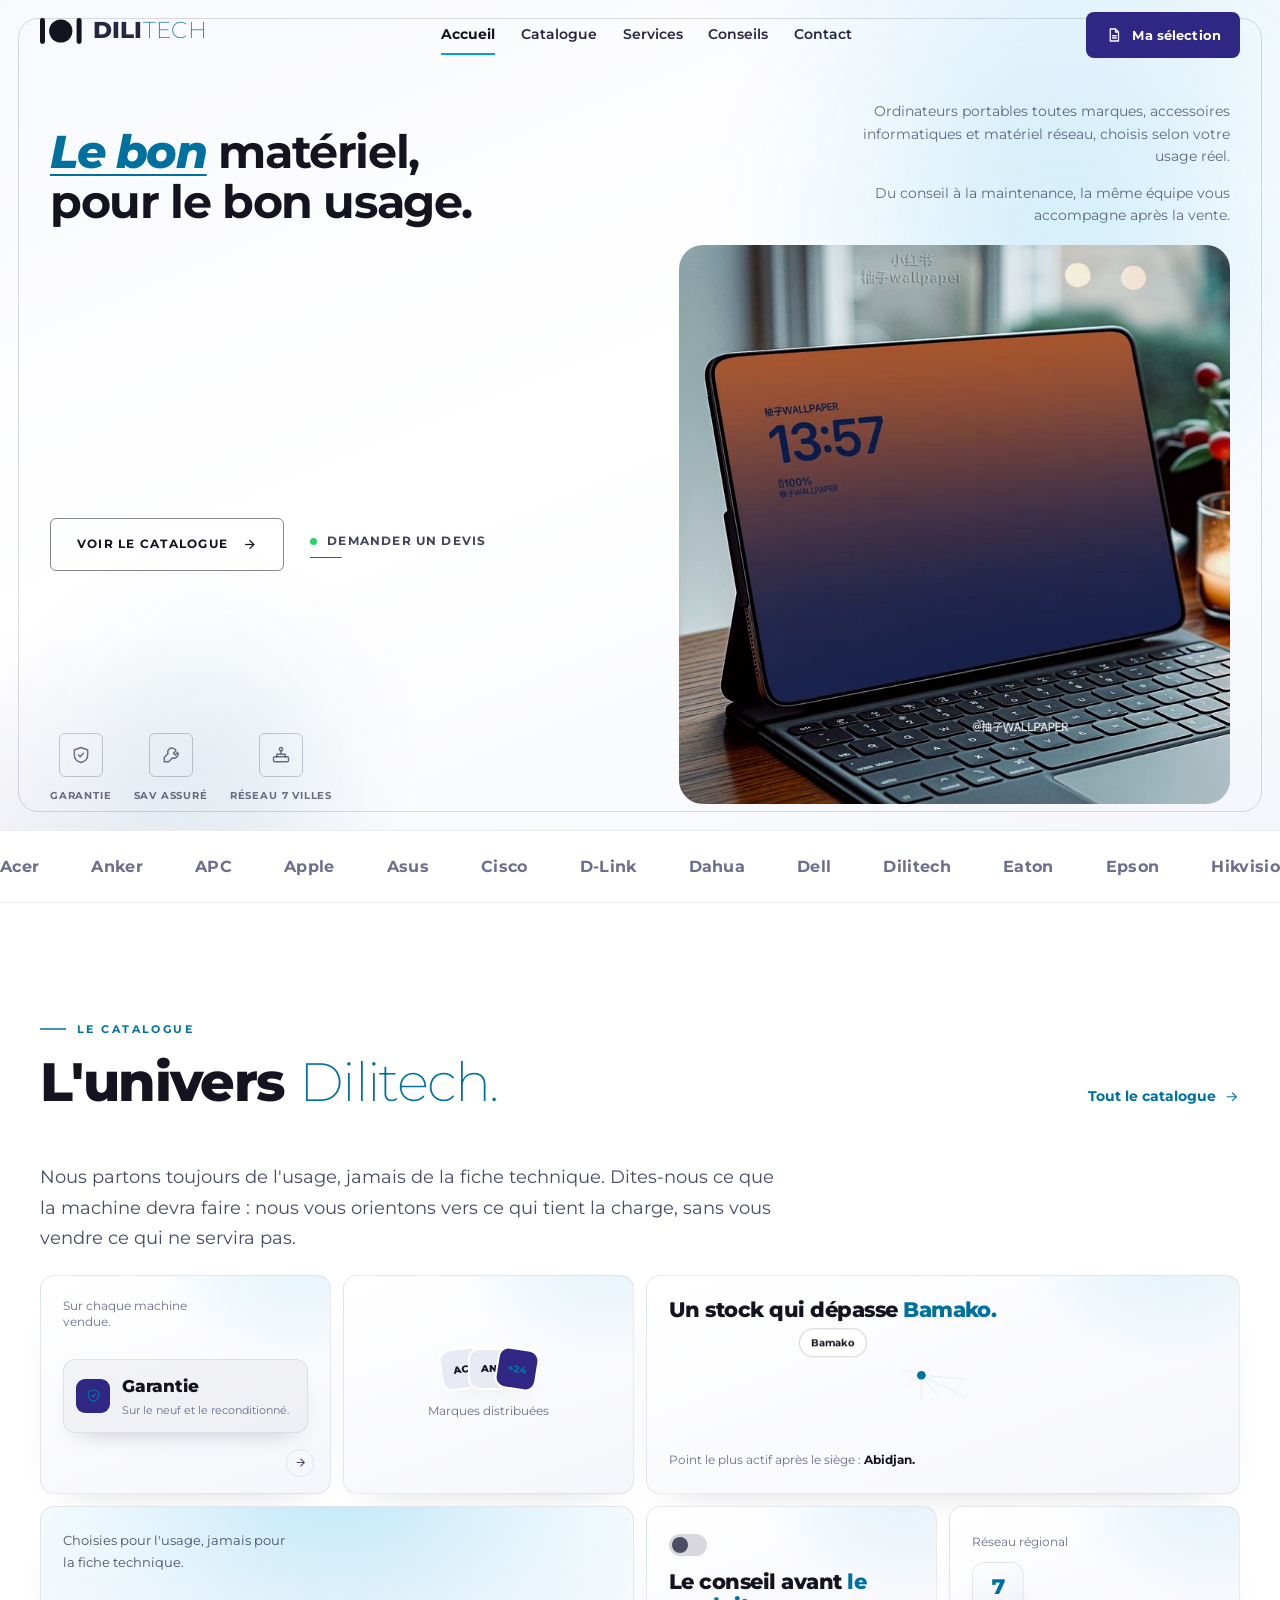
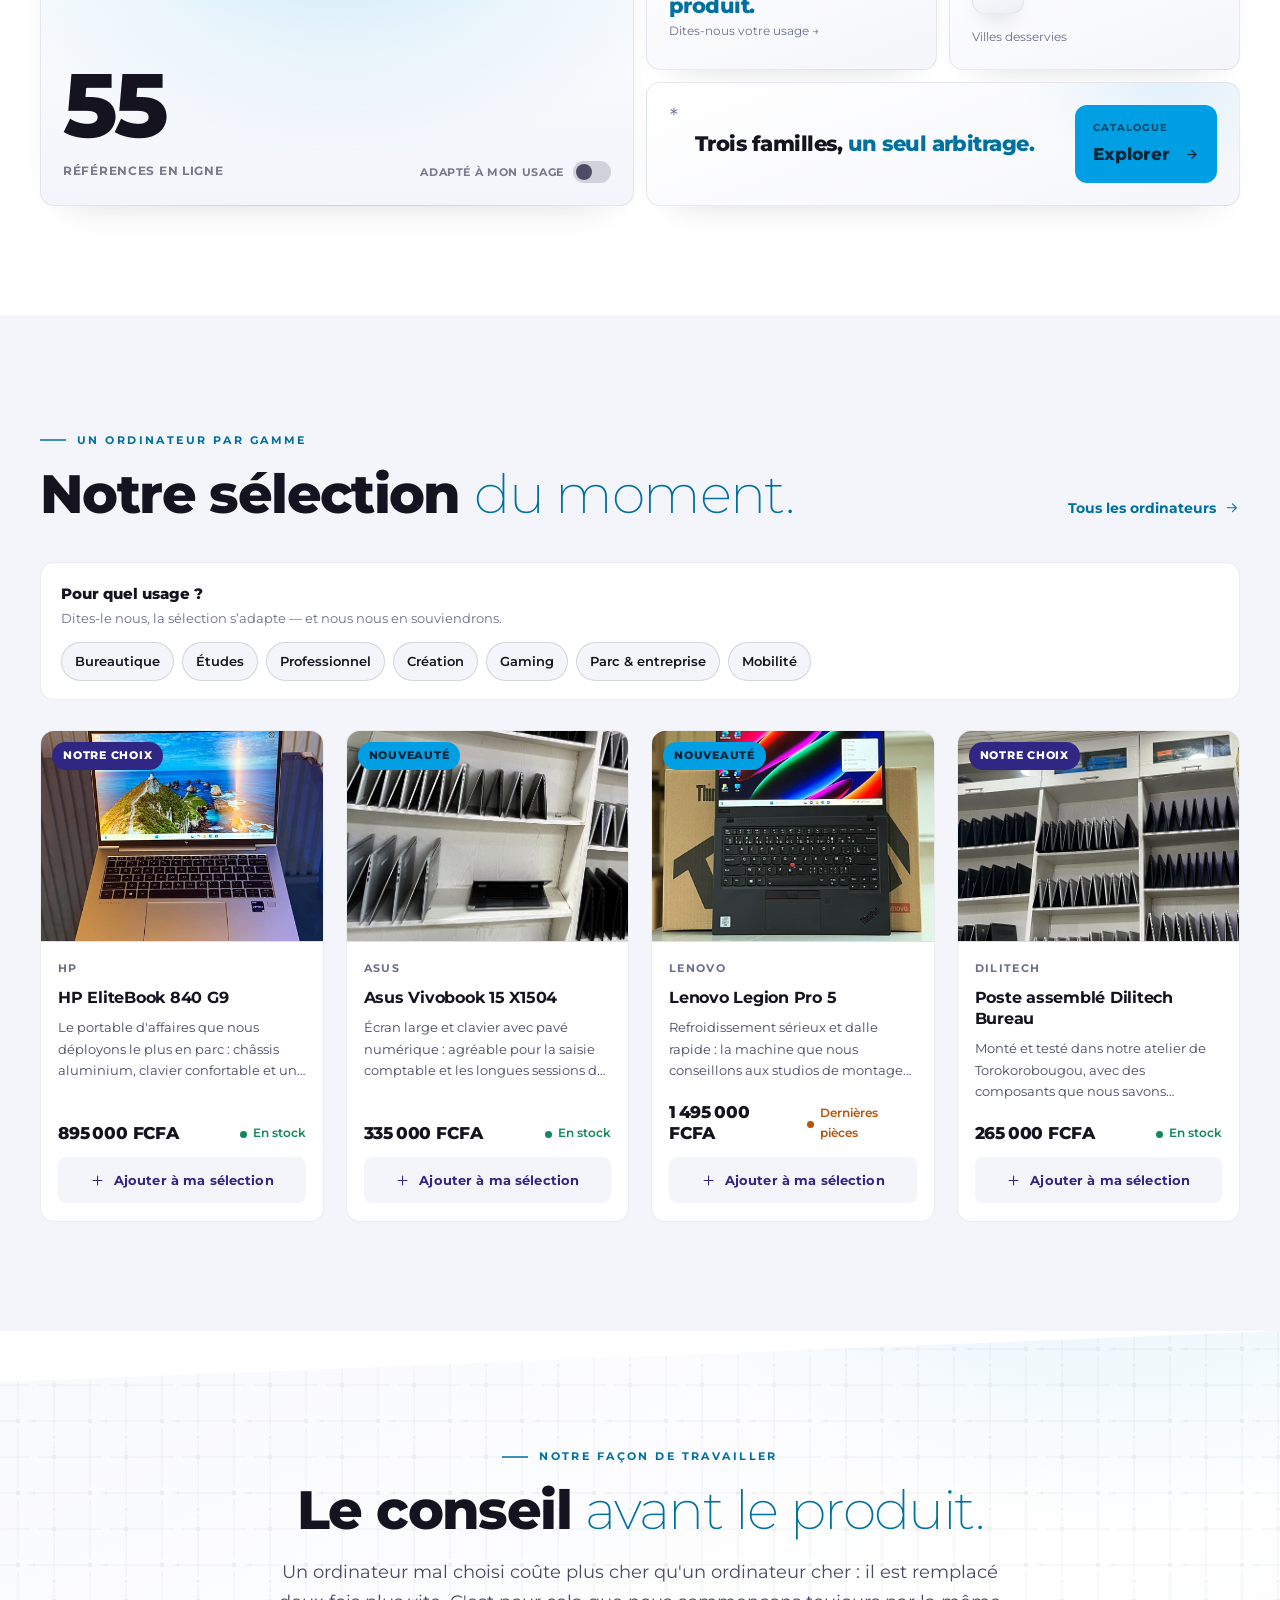
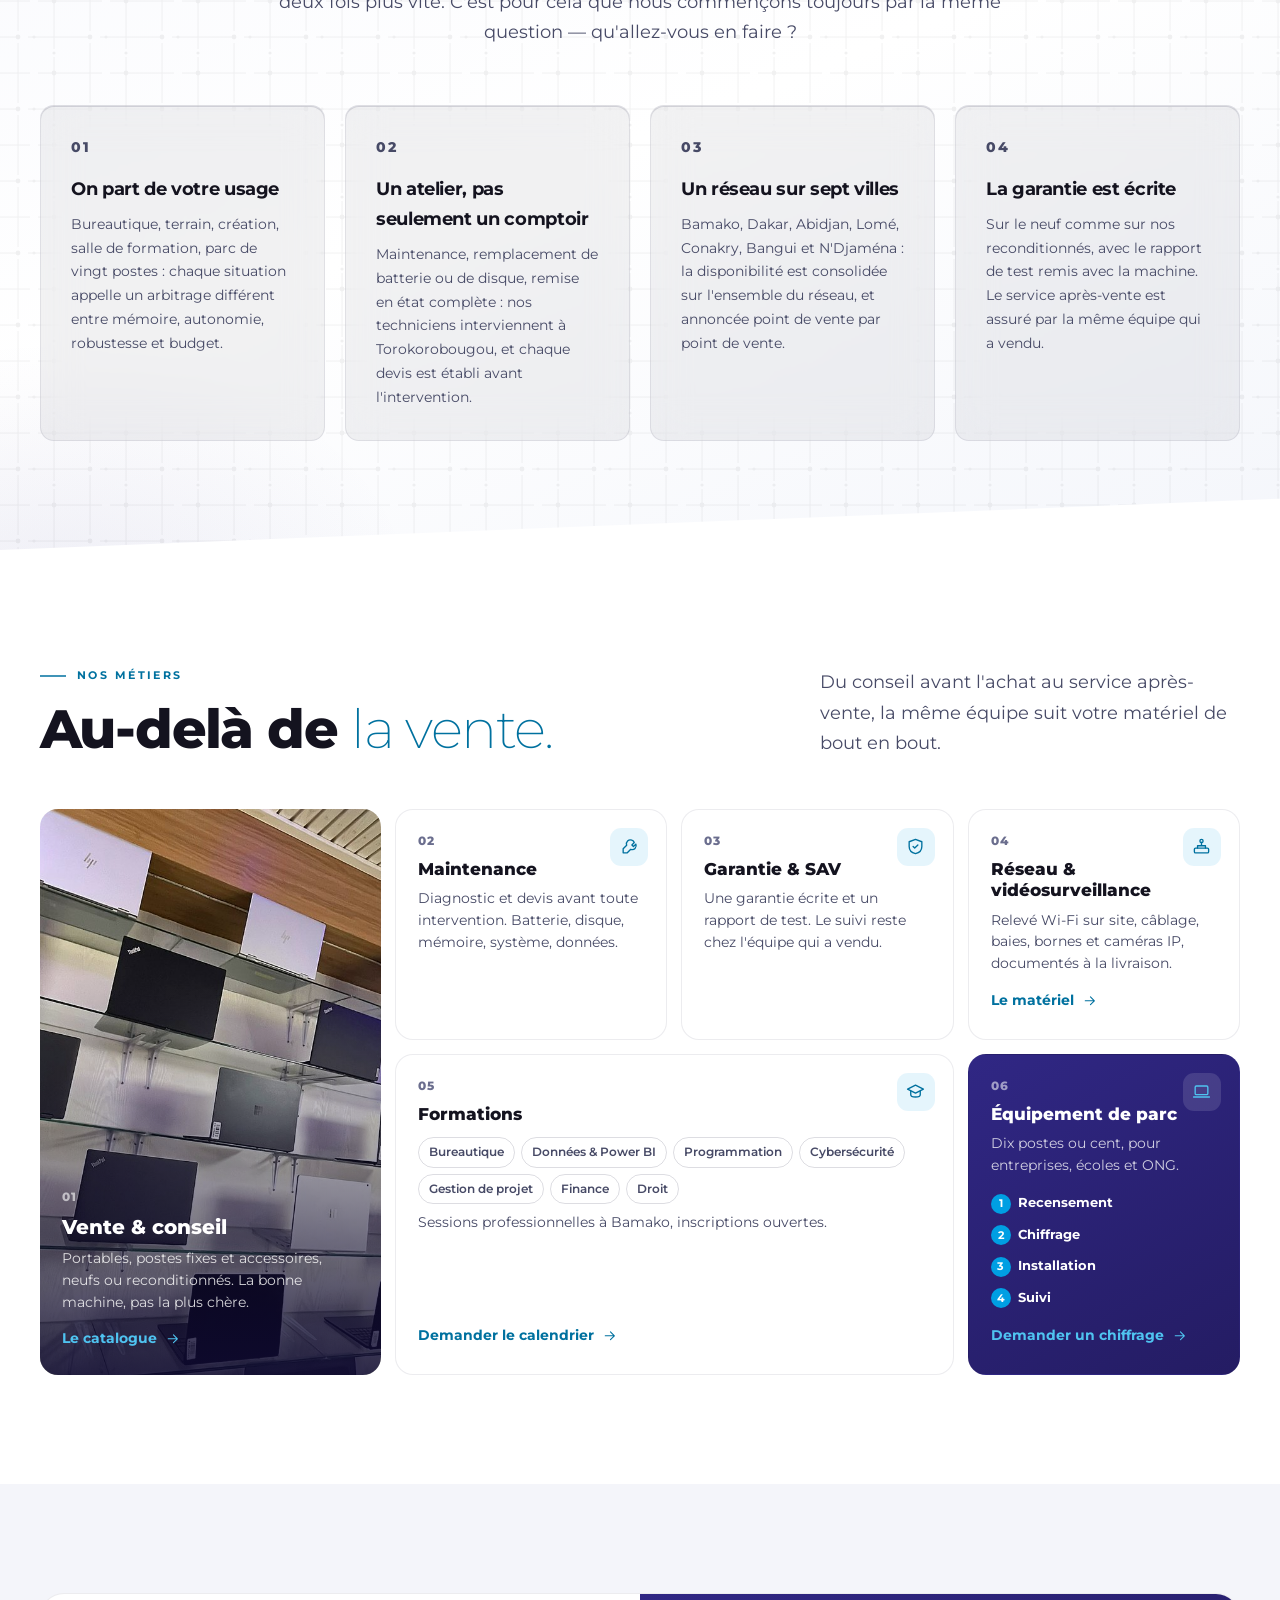
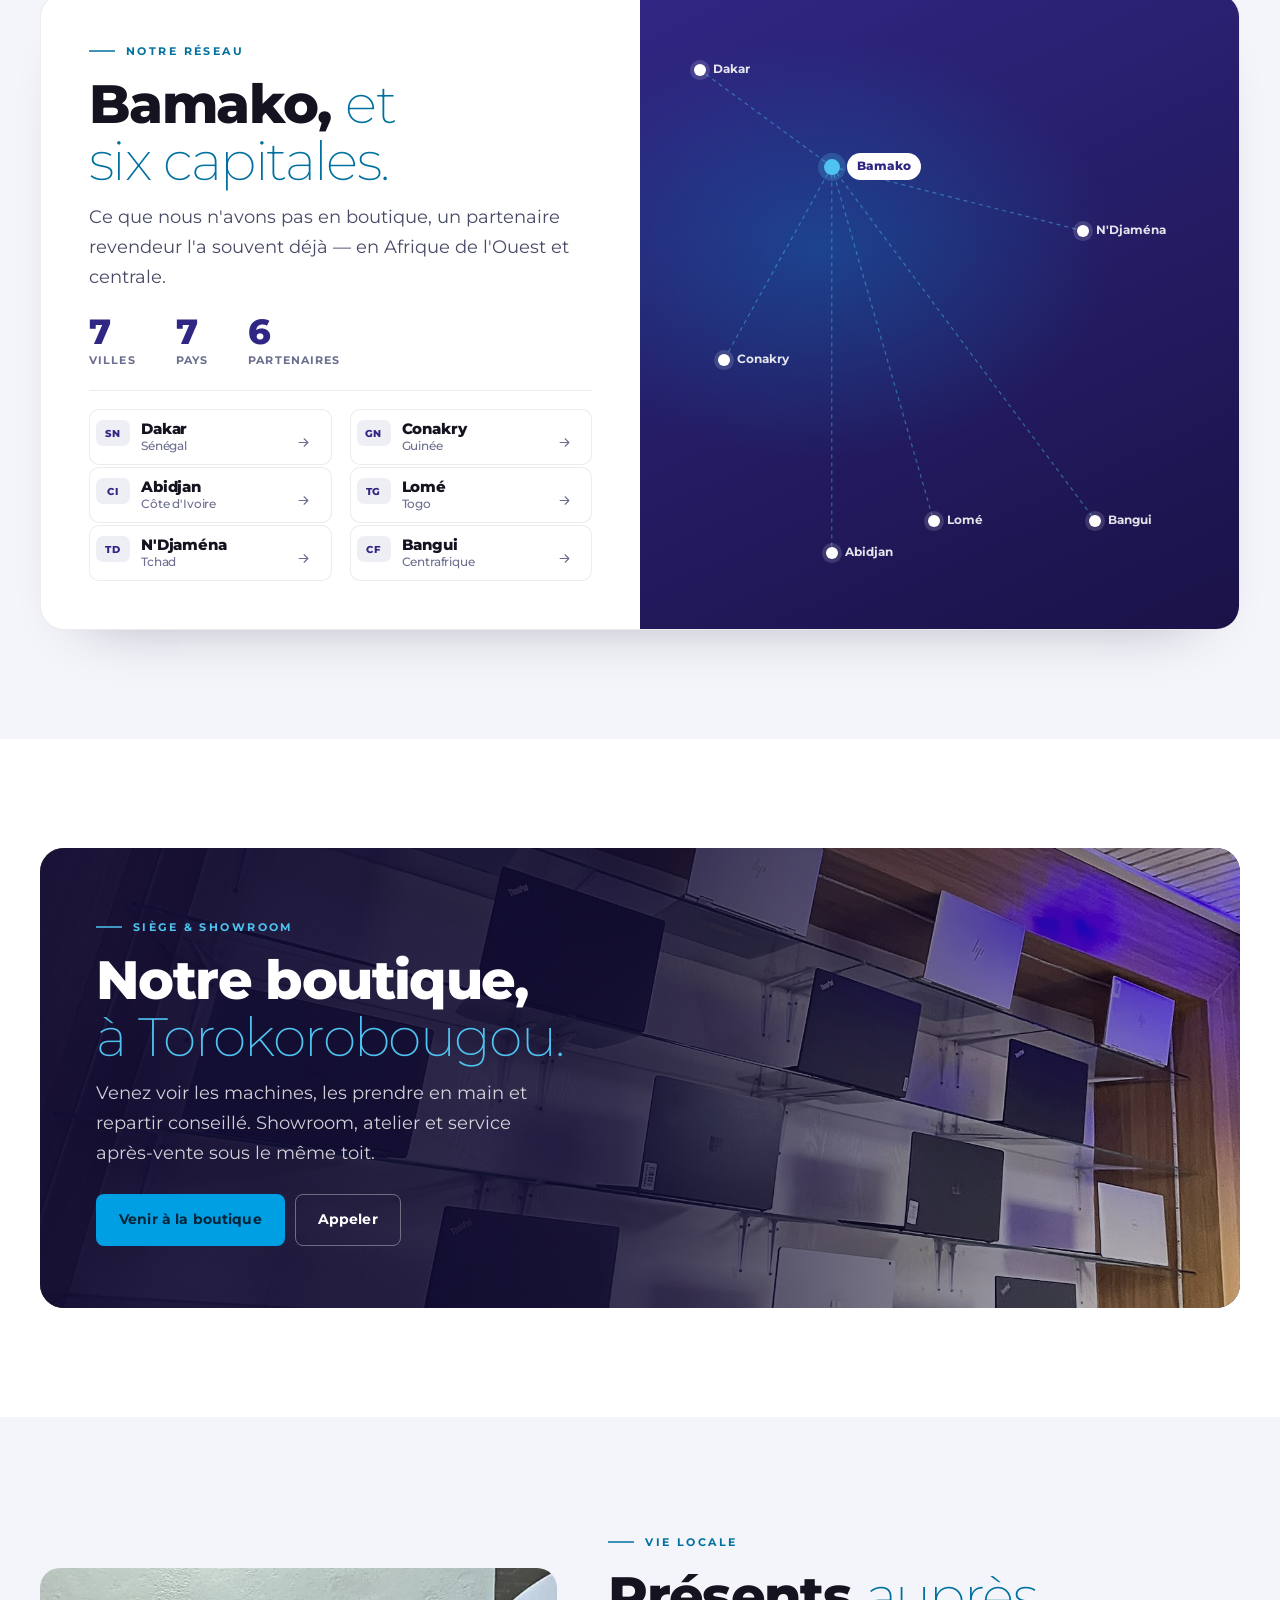
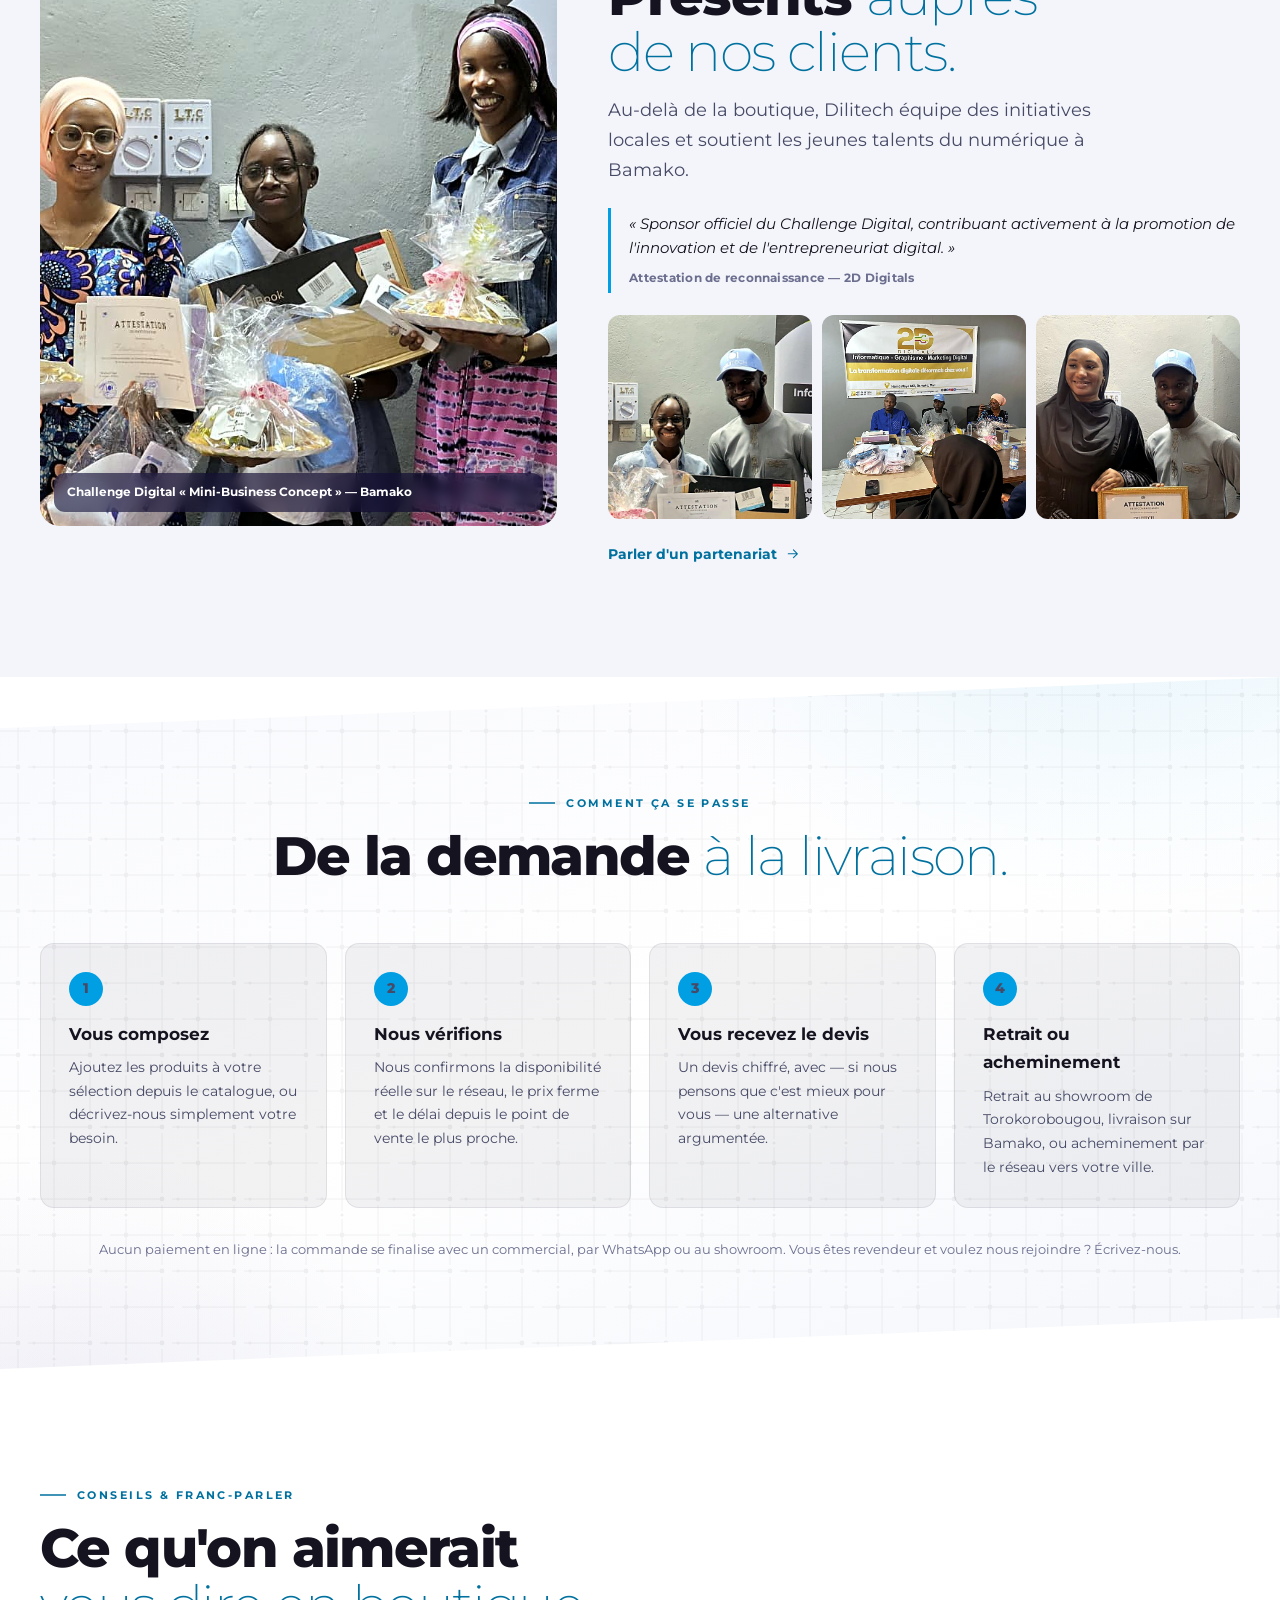
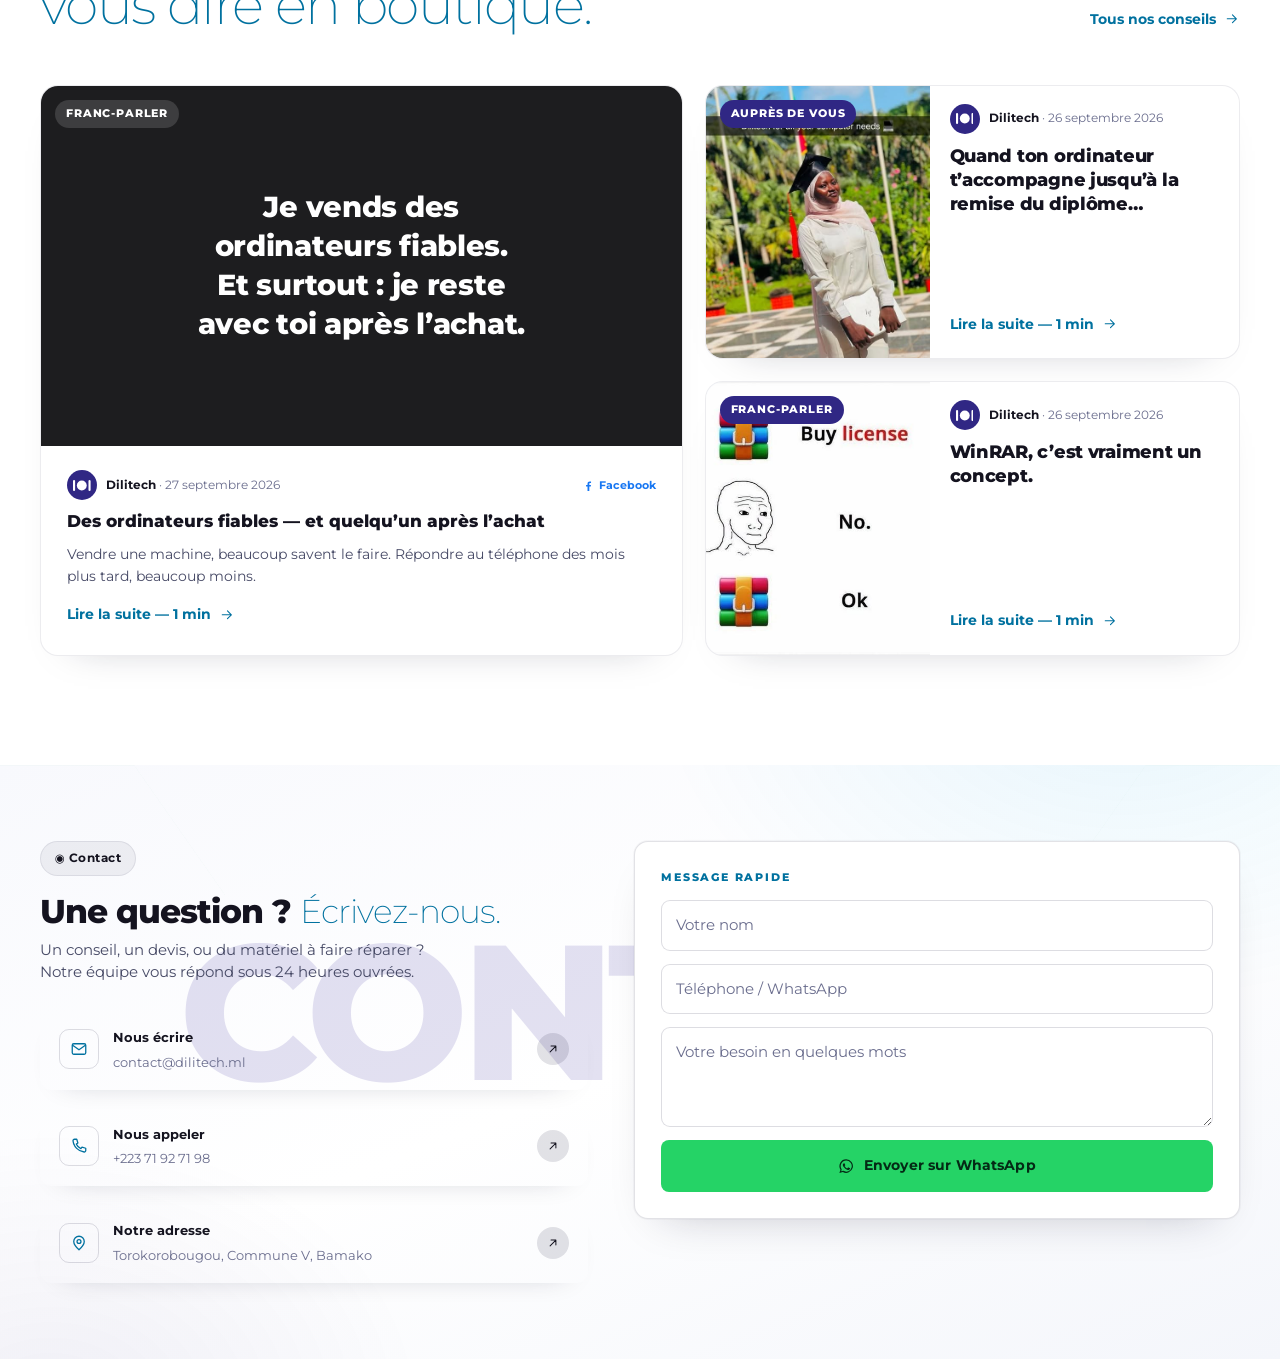
<file: index.html>
<!DOCTYPE html>
<html lang="fr" data-theme="light">
<head>
<meta charset="utf-8">
<meta name="viewport" content="width=device-width, initial-scale=1">
<title>Dilitech — Ordinateurs, accessoires et matériel réseau à Bamako</title>
<meta name="description" content="Dilitech équipe entreprises, administrations et particuliers à Bamako : ordinateurs portables toutes marques, accessoires informatiques, matériel réseau, maintenance PC et SAV. Réseau de partenaires à Dakar, Abidjan, Lomé, Conakry, Bangui et N'Djaména.">
<meta name="theme-color" content="#302784">
<link rel="icon" href="assets/favicon.svg" type="image/svg+xml">
<link rel="canonical" href="https://www.dilitech.ml/">

<meta property="og:type" content="website">
<meta property="og:title" content="Dilitech — Ordinateurs, accessoires et matériel réseau à Bamako">
<meta property="og:description" content="Nous ne vendons pas un ordinateur, nous vendons la solution qui correspond à votre besoin.">
<meta property="og:locale" content="fr_ML">

<link rel="preconnect" href="https://fonts.googleapis.com">
<link rel="preconnect" href="https://fonts.gstatic.com" crossorigin>
<link href="https://fonts.googleapis.com/css2?family=Montserrat:wght@200;400;500;600;700;800&display=swap" rel="stylesheet">
<link rel="stylesheet" href="style.css">
</head>
<body>

<site-entete page="accueil"></site-entete>

<main id="contenu">

  <!-- ===================================================================
       HERO — composition portée à la lettre depuis la référence STEP
       SNEAKERS (Docs/hero/Which one is your favorite…jfif) : titre à
       gauche (premier mot en accent souligné), paragraphe court aligné à
       droite, rangée de puces + CTA au milieu, trio icône/libellé séparé
       par des traits en bas, grande photo produit qui occupe toute la
       colonne de droite. Structure en CSS grid plutôt qu'en panneau
       photo + texte superposés (l'ancienne mécanique VP — mot fantôme,
       pagination à points, libellé vertical — n'existe pas dans cette
       référence, donc pas reprise ici). Voir claudeprompt.md.

       « Marques disponibles » reprend cat.MARQUES (réel, calculé) au lieu
       des pointures de STEP ; le trio reprend des faits déjà affichés
       plus bas sur la page (garantie, SAV, réseau) plutôt que d'inventer
       des chiffres.
       Photo de travail (source Pinterest, sans licence commerciale) — à
       remplacer par une vraie photo Dilitech avant mise en ligne.
       =================================================================== -->
  <header class="hero" id="hero">
    <div class="halos halos--hero" aria-hidden="true">
      <span class="halo halo--1"></span>
      <span class="halo halo--3"></span>
    </div>
    <div class="hero__spotlight"></div>
    <div class="hero__frame" aria-hidden="true"></div>

    <div class="hero__grid">
      <div class="hero__headline entre" style="--i:0">
        <h1 class="hero__title"><em>Le bon</em> matériel,<br>pour le bon usage.</h1>
      </div>

      <div class="hero__desc entre" style="--i:1">
        <p>Ordinateurs portables toutes marques, accessoires informatiques et matériel réseau, choisis selon votre usage réel.</p>
        <p>Du conseil à la maintenance, la même équipe vous accompagne après la vente.</p>
      </div>

      <div class="hero__specs entre" style="--i:2">
        <div class="hero__specs-vide" aria-hidden="true"></div>
        <div class="hero__actions">
          <a href="catalogue.html" class="cta-pill">
            Voir le catalogue
            <span class="cta-pill__fleche" aria-hidden="true">
              <svg viewBox="0 0 24 24" fill="none" stroke="currentColor" stroke-width="2"><line x1="5" y1="12" x2="19" y2="12"/><polyline points="12 5 19 12 12 19"/></svg>
            </span>
          </a>
          <a href="index.html#contact" class="cta-link">
            <span class="cta-link__dot"></span>
            Demander un devis
          </a>
        </div>
      </div>

      <ul class="hero__trio entre" style="--i:3">
        <li>
          <span class="hero__trio-ic"><span class="ic" data-ic="bouclier"></span></span>
          <span>Garantie</span>
        </li>
        <li>
          <span class="hero__trio-ic"><span class="ic" data-ic="outil"></span></span>
          <span>SAV assuré</span>
        </li>
        <li>
          <span class="hero__trio-ic"><span class="ic" data-ic="reseau"></span></span>
          <span data-hero-villes>Réseau</span>
        </li>
      </ul>

      <div class="hero__media entre" style="--i:1">
        <img src="assets/img/hero-tablet-desk.jpg" alt="" fetchpriority="high" width="735" height="983">
        <div class="hero__media-vignette"></div>
        <div class="hero__media-shadow" aria-hidden="true"></div>
      </div>
    </div>
  </header>

  <!-- bandeau des marques distribuées -->
  <div class="marques" aria-label="Marques distribuées">
    <div class="marques__piste" data-marques></div>
  </div>

  <!-- ===================================================================
       L'UNIVERS DILITECH — grille bento reprise À LA LETTRE depuis
       Docs/section/univers (cartes catégories).jfif : sept tuiles, mêmes
       proportions (deux petites + une large en haut, une tuile carrée en
       lueur bleue toute la hauteur en bas à gauche, deux petites puis une
       large avec carte pleine couleur en bas à droite). Contenu réel
       uniquement (cat.statistiques(), PARTENAIRES) — pas de métriques
       inventées comme dans la référence (le « +80,5K » n'a pas d'équivalent
       fiable ici, remplacé par un CTA plein cyan).
       =================================================================== -->
  <section id="univers">
    <div class="wrap">
      <header class="tete-duo">
        <div>
          <p class="surtitre">Le catalogue</p>
          <h2 class="titre">L'univers <em>Dilitech.</em></h2>
        </div>
        <a class="lien-fleche" href="catalogue.html">
          Tout le catalogue <span class="ic" data-ic="fleche"></span>
        </a>
      </header>

      <p class="chapeau" style="margin-bottom:22px">
        Nous partons toujours de l'usage, jamais de la fiche technique. Dites-nous
        ce que la machine devra faire : nous vous orientons vers ce qui tient la
        charge, sans vous vendre ce qui ne servira pas.
      </p>

      <div class="bento">
        <a href="index.html#sav" class="bento__tile bento__tile--a reveal">
          <p class="bento__eyebrow">Sur chaque machine vendue.</p>
          <div class="bento__recu">
            <span class="bento__recu-ic"><span class="ic" data-ic="bouclier"></span></span>
            <span class="bento__recu-txt">
              <span class="bento__recu-titre">Garantie</span>
              <span class="bento__recu-sous">Sur le neuf et le reconditionné.</span>
            </span>
          </div>
          <span class="bento__fleche" aria-hidden="true">
            <svg viewBox="0 0 24 24" fill="none" stroke="currentColor" stroke-width="2"><line x1="5" y1="12" x2="19" y2="12"/><polyline points="12 5 19 12 12 19"/></svg>
          </span>
        </a>

        <a href="catalogue.html" class="bento__tile bento__tile--b reveal">
          <span class="bento__chips" aria-hidden="true" data-bento-chips></span>
          <p class="bento__mini bento__mini--centre">Marques distribuées</p>
        </a>

        <a href="index.html#reseau" class="bento__tile bento__tile--c reveal">
          <p class="bento__titre bento__titre--grand">Un stock qui dépasse <em>Bamako.</em></p>
          <div class="bento__carte" data-bento-carte aria-hidden="true"></div>
          <p class="bento__legende">Point le plus actif après le siège : <b>Abidjan.</b></p>
        </a>

        <!-- Tuile-lien vers le catalogue ; l'interrupteur « pour mon usage »
             est un vrai bouton posé AU-DESSUS du lien étiré (un bouton ne peut
             pas vivre dans un <a>). Il rouvre les questions du concierge. -->
        <div class="bento__tile bento__tile--d reveal">
          <a class="bento__etire" href="catalogue.html" aria-label="Voir tout le catalogue"></a>
          <p class="bento__phrase">Choisies pour l'usage, jamais pour la fiche technique.</p>
          <p class="bento__nombre" data-bento-references>0</p>
          <div class="bento__d-bas">
            <span class="bento__nombre-mini">références en ligne</span>
            <span class="bento__bascule-usage">
              <span class="bento__bascule-mot">Adapté à mon usage</span>
              <button type="button" class="bento__toggle js-ouvrir-conseiller" role="switch"
                      aria-checked="false" aria-label="Adapter la sélection à mon usage" data-etat-profil><i></i></button>
            </span>
          </div>
        </div>

        <!-- « Le conseil avant le produit » : la tuile entière invite à dire son
             usage — interrupteur éteint tant qu'on ne sait rien, allumé ensuite. -->
        <button type="button" class="bento__tile bento__tile--e reveal js-ouvrir-conseiller">
          <span class="bento__toggle" data-etat-profil aria-hidden="true"><i></i></span>
          <span class="bento__titre bento__titre--grand">Le conseil avant <em>le produit.</em></span>
          <span class="bento__mini" data-profil-mini="Dites-nous votre usage →">Dites-nous votre usage →</span>
        </button>

        <a href="index.html#reseau" class="bento__tile bento__tile--g reveal">
          <p class="bento__mini">Réseau régional</p>
          <span class="bento__badge-nb" data-bento-villes>0</span>
          <p class="bento__mini">Villes desservies</p>
        </a>

        <a href="catalogue.html" class="bento__tile bento__tile--f reveal">
          <span class="bento__asterisque" aria-hidden="true">＊</span>
          <p class="bento__titre bento__titre--grand">Trois familles, <em>un seul arbitrage.</em></p>
          <span class="bento__carte-cta">
            <span class="bento__carte-cta-mini">Catalogue</span>
            <span class="bento__carte-cta-gros">Explorer</span>
            <svg viewBox="0 0 24 24" fill="none" stroke="currentColor" stroke-width="2"><line x1="5" y1="12" x2="19" y2="12"/><polyline points="12 5 19 12 12 19"/></svg>
          </span>
        </a>
      </div>
    </div>
  </section>

  <!-- ===================================================================
       SÉLECTION — « du moment » tant qu'on ne sait rien du visiteur,
       « pour vous » dès qu'il a dit son usage (puces ci-dessous ou cartes du
       concierge ; même mémoire, js/core/profil.js). Titres et onglets posés
       par selection() dans accueil.js.
       =================================================================== -->
  <section class="sec--brume" id="selection">
    <div class="wrap">
      <header class="tete-duo">
        <div>
          <p class="surtitre" data-selection-surtitre>En ce moment</p>
          <h2 class="titre" data-selection-titre>Notre sélection <em>du moment.</em></h2>
        </div>
        <a class="lien-fleche" href="catalogue.html?cat=ordinateurs">
          Tous les ordinateurs <span class="ic" data-ic="fleche"></span>
        </a>
      </header>

      <div class="usage-choix">
        <p class="usage-choix__q">
          Pour quel usage&nbsp;?
          <span>Dites-le nous, la sélection s’adapte — et nous nous en souviendrons.</span>
        </p>
        <div class="usage-choix__puces" role="group" aria-label="Votre usage" data-usage-puces></div>
        <p class="usage-choix__resume" data-usage-resume hidden></p>
      </div>

      <div data-selection aria-live="polite"></div>
    </div>
  </section>

  <!-- ===================================================================
       POURQUOI DILITECH — ancre sombre
       =================================================================== -->
  <section class="nuit coupe-duo sur-nuit" id="pourquoi">
    <div class="motif circuit"></div>
    <div class="wrap">
      <header class="tete-sec tete-sec--centre">
        <p class="surtitre">Notre façon de travailler</p>
        <h2 class="titre">Le conseil <em>avant le produit.</em></h2>
        <p class="chapeau">
          Un ordinateur mal choisi coûte plus cher qu'un ordinateur cher :
          il est remplacé deux fois plus vite. C'est pour cela que nous
          commençons toujours par la même question — qu'allez-vous en faire ?
        </p>
      </header>

      <div class="args">
        <article class="arg reveal">
          <p class="arg__n">01</p>
          <h3>On part de votre usage</h3>
          <p>
            Bureautique, terrain, création, salle de formation, parc de vingt
            postes : chaque situation appelle un arbitrage différent entre
            mémoire, autonomie, robustesse et budget.
          </p>
        </article>

        <article class="arg reveal">
          <p class="arg__n">02</p>
          <h3>Un atelier, pas seulement un comptoir</h3>
          <p>
            Maintenance, remplacement de batterie ou de disque, remise en état
            complète : nos techniciens interviennent à Torokorobougou, et
            chaque devis est établi avant l'intervention.
          </p>
        </article>

        <article class="arg reveal">
          <p class="arg__n">03</p>
          <h3>Un réseau sur sept villes</h3>
          <p>
            Bamako, Dakar, Abidjan, Lomé, Conakry, Bangui et N'Djaména :
            la disponibilité est consolidée sur l'ensemble du réseau, et
            annoncée point de vente par point de vente.
          </p>
        </article>

        <article class="arg reveal">
          <p class="arg__n">04</p>
          <h3>La garantie est écrite</h3>
          <p>
            Sur le neuf comme sur nos reconditionnés, avec le rapport de
            test remis avec la machine. Le service après-vente est
            assuré par la même équipe qui a vendu.
          </p>
        </article>
      </div>
    </div>
  </section>

  <!-- ===================================================================
       NOS MÉTIERS — une seule grille, six cases courtes (condensé de six
       blocs pleine largeur). Chaque case garde l'ancre de l'ancien bloc
       (#vente, #maintenance, #sav, #service-reseau, #formation, #parc)
       pour que les liens existants tombent toujours au bon endroit.
       =================================================================== -->
  <section id="services">
    <div class="wrap">
      <header class="tete-duo">
        <div>
          <p class="surtitre">Nos métiers</p>
          <h2 class="titre">Au-delà de <em>la vente.</em></h2>
        </div>
        <p class="chapeau metiers__chapeau">
          Du conseil avant l'achat au service après-vente, la même équipe
          suit votre matériel de bout en bout.
        </p>
      </header>

      <div class="metiers">
        <article class="metier metier--photo reveal" id="vente">
          <img src="assets/img/vente-vitrine.jpg" alt="" loading="lazy" decoding="async">
          <div class="metier__corps">
            <p class="metier__n">01</p>
            <h3>Vente & conseil</h3>
            <p>Portables, postes fixes et accessoires, neufs ou reconditionnés. La bonne machine, pas la plus chère.</p>
            <a class="lien-fleche" href="catalogue.html">Le catalogue <span class="ic" data-ic="fleche"></span></a>
          </div>
        </article>

        <article class="metier reveal" id="maintenance">
          <span class="metier__ic"><span class="ic" data-ic="outil"></span></span>
          <p class="metier__n">02</p>
          <h3>Maintenance</h3>
          <p>Diagnostic et devis avant toute intervention. Batterie, disque, mémoire, système, données.</p>
        </article>

        <article class="metier reveal" id="sav">
          <span class="metier__ic"><span class="ic" data-ic="bouclier"></span></span>
          <p class="metier__n">03</p>
          <h3>Garantie & SAV</h3>
          <p>Une garantie écrite et un rapport de test. Le suivi reste chez l'équipe qui a vendu.</p>
        </article>

        <article class="metier reveal" id="service-reseau">
          <span class="metier__ic"><span class="ic" data-ic="reseau"></span></span>
          <p class="metier__n">04</p>
          <h3>Réseau & vidéosurveillance</h3>
          <p>Relevé Wi-Fi sur site, câblage, baies, bornes et caméras IP, documentés à la livraison.</p>
          <a class="lien-fleche" href="catalogue.html?cat=reseau">Le matériel <span class="ic" data-ic="fleche"></span></a>
        </article>

        <article class="metier metier--large reveal" id="formation">
          <span class="metier__ic"><span class="ic" data-ic="diplome"></span></span>
          <p class="metier__n">05</p>
          <h3>Formations</h3>
          <ul class="metier__puces">
            <li>Bureautique</li><li>Données & Power BI</li><li>Programmation</li>
            <li>Cybersécurité</li><li>Gestion de projet</li><li>Finance</li><li>Droit</li>
          </ul>
          <p>Sessions professionnelles à Bamako, inscriptions ouvertes.</p>
          <a class="lien-fleche" href="index.html#contact">Demander le calendrier <span class="ic" data-ic="fleche"></span></a>
        </article>

        <article class="metier metier--nuit reveal" id="parc">
          <span class="metier__ic"><span class="ic" data-ic="portable"></span></span>
          <p class="metier__n">06</p>
          <h3>Équipement de parc</h3>
          <p>Dix postes ou cent, pour entreprises, écoles et ONG.</p>
          <ol class="metier__etapes">
            <li>Recensement</li><li>Chiffrage</li><li>Installation</li><li>Suivi</li>
          </ol>
          <a class="lien-fleche" href="index.html#contact">Demander un chiffrage <span class="ic" data-ic="fleche"></span></a>
        </article>
      </div>
    </div>
  </section>

  <!-- ===================================================================
       LE RÉSEAU — un seul panneau : la carte des sept villes (reliées au
       siège) à gauche, le propos, les chiffres et la liste à droite.
       =================================================================== -->
  <section class="sec--brume" id="reseau">
    <div class="wrap">
      <div class="reseau3 reveal">
        <div class="reseau3__carte" data-reseau-carte aria-hidden="true"></div>
        <div class="reseau3__txt">
          <p class="surtitre">Notre réseau</p>
          <h2 class="titre">Bamako, <em>et six capitales.</em></h2>
          <p class="chapeau">
            Ce que nous n'avons pas en boutique, un partenaire revendeur l'a
            souvent déjà — en Afrique de l'Ouest et centrale.
          </p>
          <ul class="reseau3__chiffres" data-preuves></ul>
          <div class="reseau3__villes" data-partenaires></div>
        </div>
      </div>
    </div>
  </section>

  <!-- ============ LA BOUTIQUE (siège & showroom) — carte photo immersive ============ -->
  <section id="boutique">
    <div class="wrap" data-siege></div>
  </section>

  <!-- ============ VIE LOCALE — une photo, un texte, trois vignettes ============ -->
  <section class="sec--brume" id="vie-locale">
    <div class="wrap vie">
      <figure class="vie__photo reveal">
        <img src="assets/img/engagement/engagement-vedette.jpg"
             alt="Trois jeunes lauréates du Challenge Digital tenant leurs cadeaux, attestations et un ordinateur portable offert par Dilitech." loading="lazy">
        <figcaption>Challenge Digital « Mini-Business Concept » — Bamako</figcaption>
      </figure>

      <div class="vie__txt reveal">
        <p class="surtitre">Vie locale</p>
        <h2 class="titre">Présents <em>auprès de nos clients.</em></h2>
        <p class="chapeau">
          Au-delà de la boutique, Dilitech équipe des initiatives locales et
          soutient les jeunes talents du numérique à Bamako.
        </p>
        <blockquote class="vie__citation">
          <p>« Sponsor officiel du Challenge Digital, contribuant activement à la
            promotion de l'innovation et de l'entrepreneuriat digital. »</p>
          <cite>Attestation de reconnaissance — 2D Digitals</cite>
        </blockquote>
        <div class="vie__vignettes">
          <img src="assets/img/engagement/engagement-remise.jpg"
               alt="Un représentant Dilitech remet un ordinateur portable à une jeune lauréate." loading="lazy">
          <img src="assets/img/engagement/engagement-evenement.jpg"
               alt="Table de remise de prix devant la bannière 2D Digitals." loading="lazy">
          <img src="assets/img/engagement/engagement-attestation.jpg"
               alt="Un représentant Dilitech reçoit l'attestation de reconnaissance de 2D Digitals." loading="lazy">
        </div>
        <a class="lien-fleche" href="index.html#contact">
          Parler d'un partenariat <span class="ic" data-ic="fleche"></span>
        </a>
      </div>
    </div>
  </section>

  <!-- ============ COMMENT ÇA MARCHE ============ -->
  <section class="nuit coupe-duo sur-nuit">
    <div class="motif circuit"></div>
    <div class="wrap">
      <header class="tete-sec tete-sec--centre">
        <p class="surtitre">Comment ça se passe</p>
        <h3 class="titre">De la demande <em>à la livraison.</em></h3>
      </header>

      <div class="etapes">
        <article class="etape reveal">
          <p class="etape__n">1</p>
          <h3>Vous composez</h3>
          <p>Ajoutez les produits à votre sélection depuis le catalogue, ou décrivez-nous simplement votre besoin.</p>
        </article>
        <article class="etape reveal">
          <p class="etape__n">2</p>
          <h3>Nous vérifions</h3>
          <p>Nous confirmons la disponibilité réelle sur le réseau, le prix ferme et le délai depuis le point de vente le plus proche.</p>
        </article>
        <article class="etape reveal">
          <p class="etape__n">3</p>
          <h3>Vous recevez le devis</h3>
          <p>Un devis chiffré, avec — si nous pensons que c'est mieux pour vous — une alternative argumentée.</p>
        </article>
        <article class="etape reveal">
          <p class="etape__n">4</p>
          <h3>Retrait ou acheminement</h3>
          <p>Retrait au showroom de Torokorobougou, livraison sur Bamako, ou acheminement par le réseau vers votre ville.</p>
        </article>
      </div>

      <p class="cta__note" style="text-align:center;margin-top:30px">
        Aucun paiement en ligne : la commande se finalise avec un commercial,
        par WhatsApp ou au showroom. Vous êtes revendeur et voulez nous
        rejoindre ? <a href="index.html#contact">Écrivez-nous.</a>
      </p>
    </div>
  </section>

  <!-- ===================================================================
       CONSEILS — contenu complet, repris de l'ancien conseils.html
       =================================================================== -->
  <section id="conseils">
    <div class="wrap">
      <header class="tete-duo">
        <div>
          <p class="surtitre">Conseils &amp; franc-parler</p>
          <h2 class="titre">Ce qu'on aimerait <em>vous dire en boutique.</em></h2>
        </div>
        <a class="lien-fleche" href="conseils.html">
          Tous nos conseils <span class="ic" data-ic="fleche"></span>
        </a>
      </header>
      <!-- Les 3 plus récents ; chaque carte ouvre conseils.html, lecture ouverte. -->
      <div class="posts posts--apercu" data-articles></div>
    </div>
  </section>


</main>

<site-pied></site-pied>

<a class="bulle-wa" data-wa href="#" target="_blank" rel="noopener" aria-label="Discuter sur WhatsApp"></a>

<script type="module" src="js/pages/accueil.js"></script>
</body>
</html>
</file>
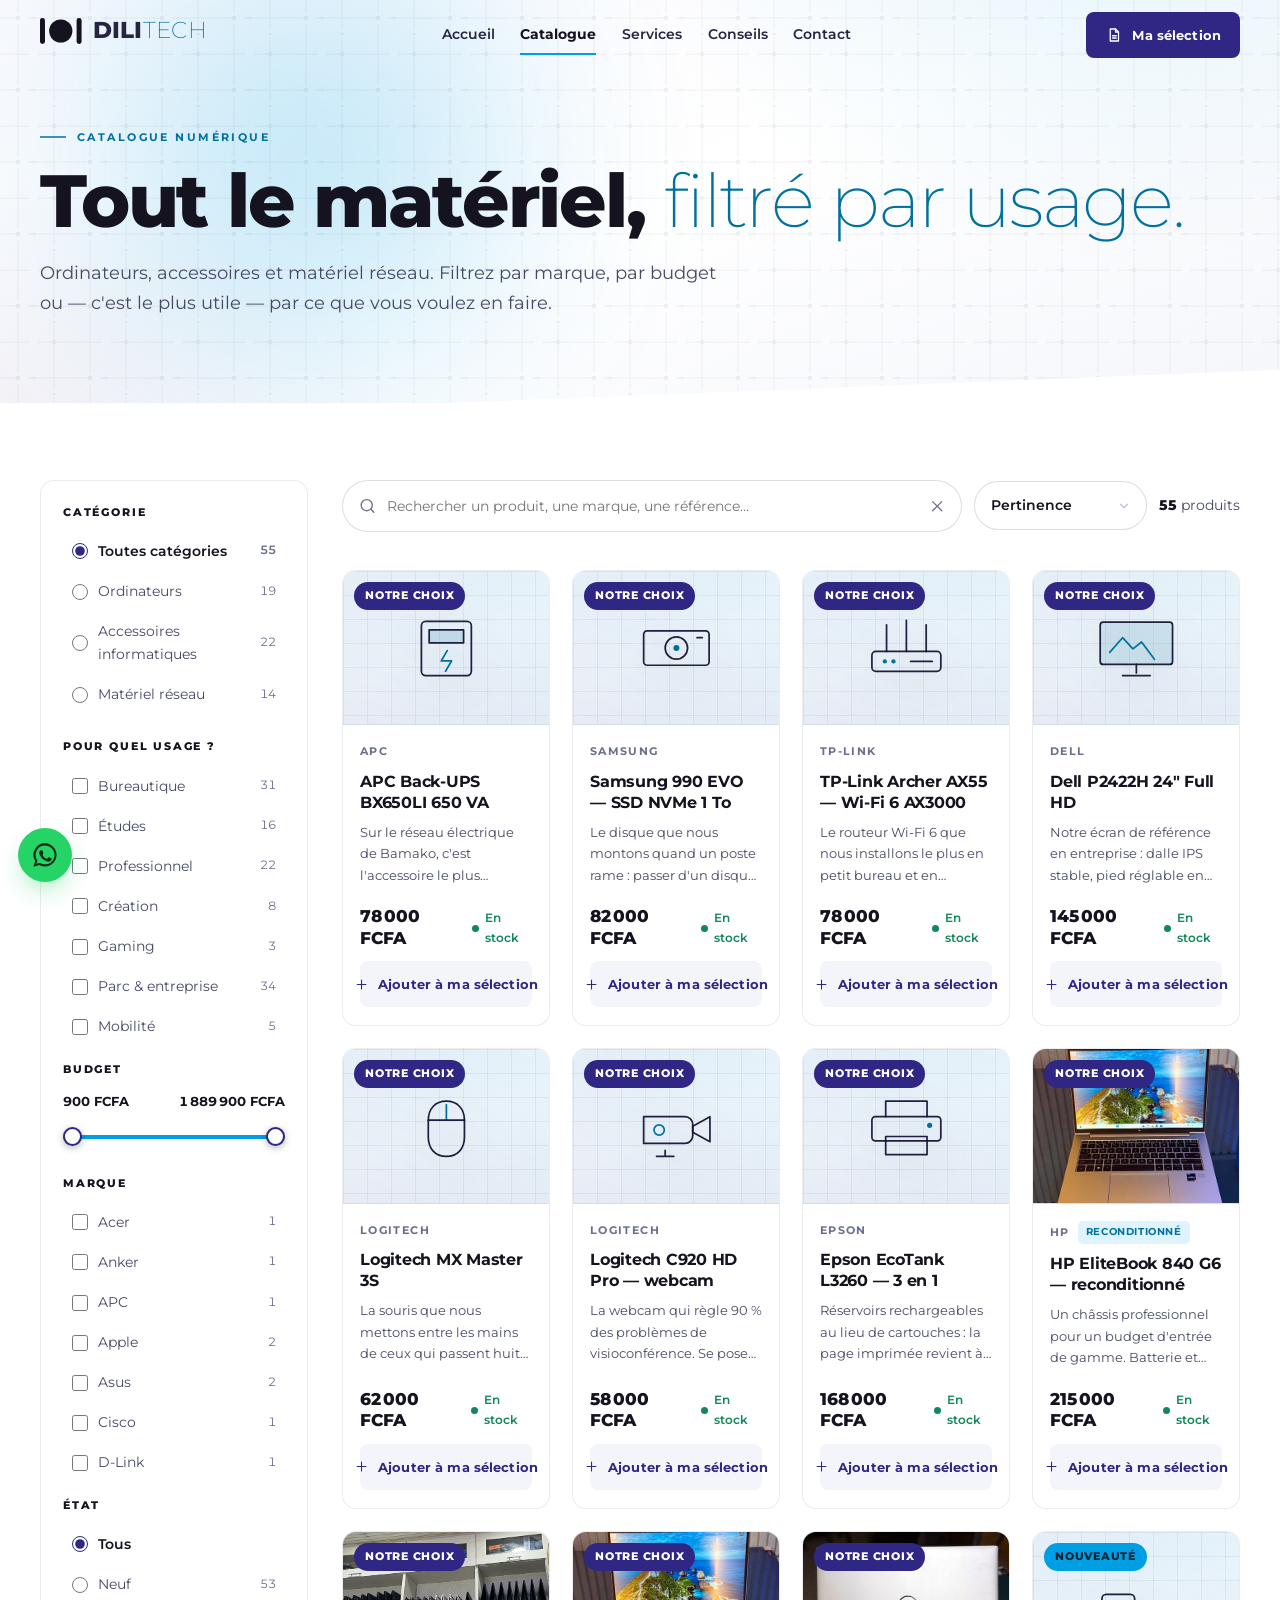
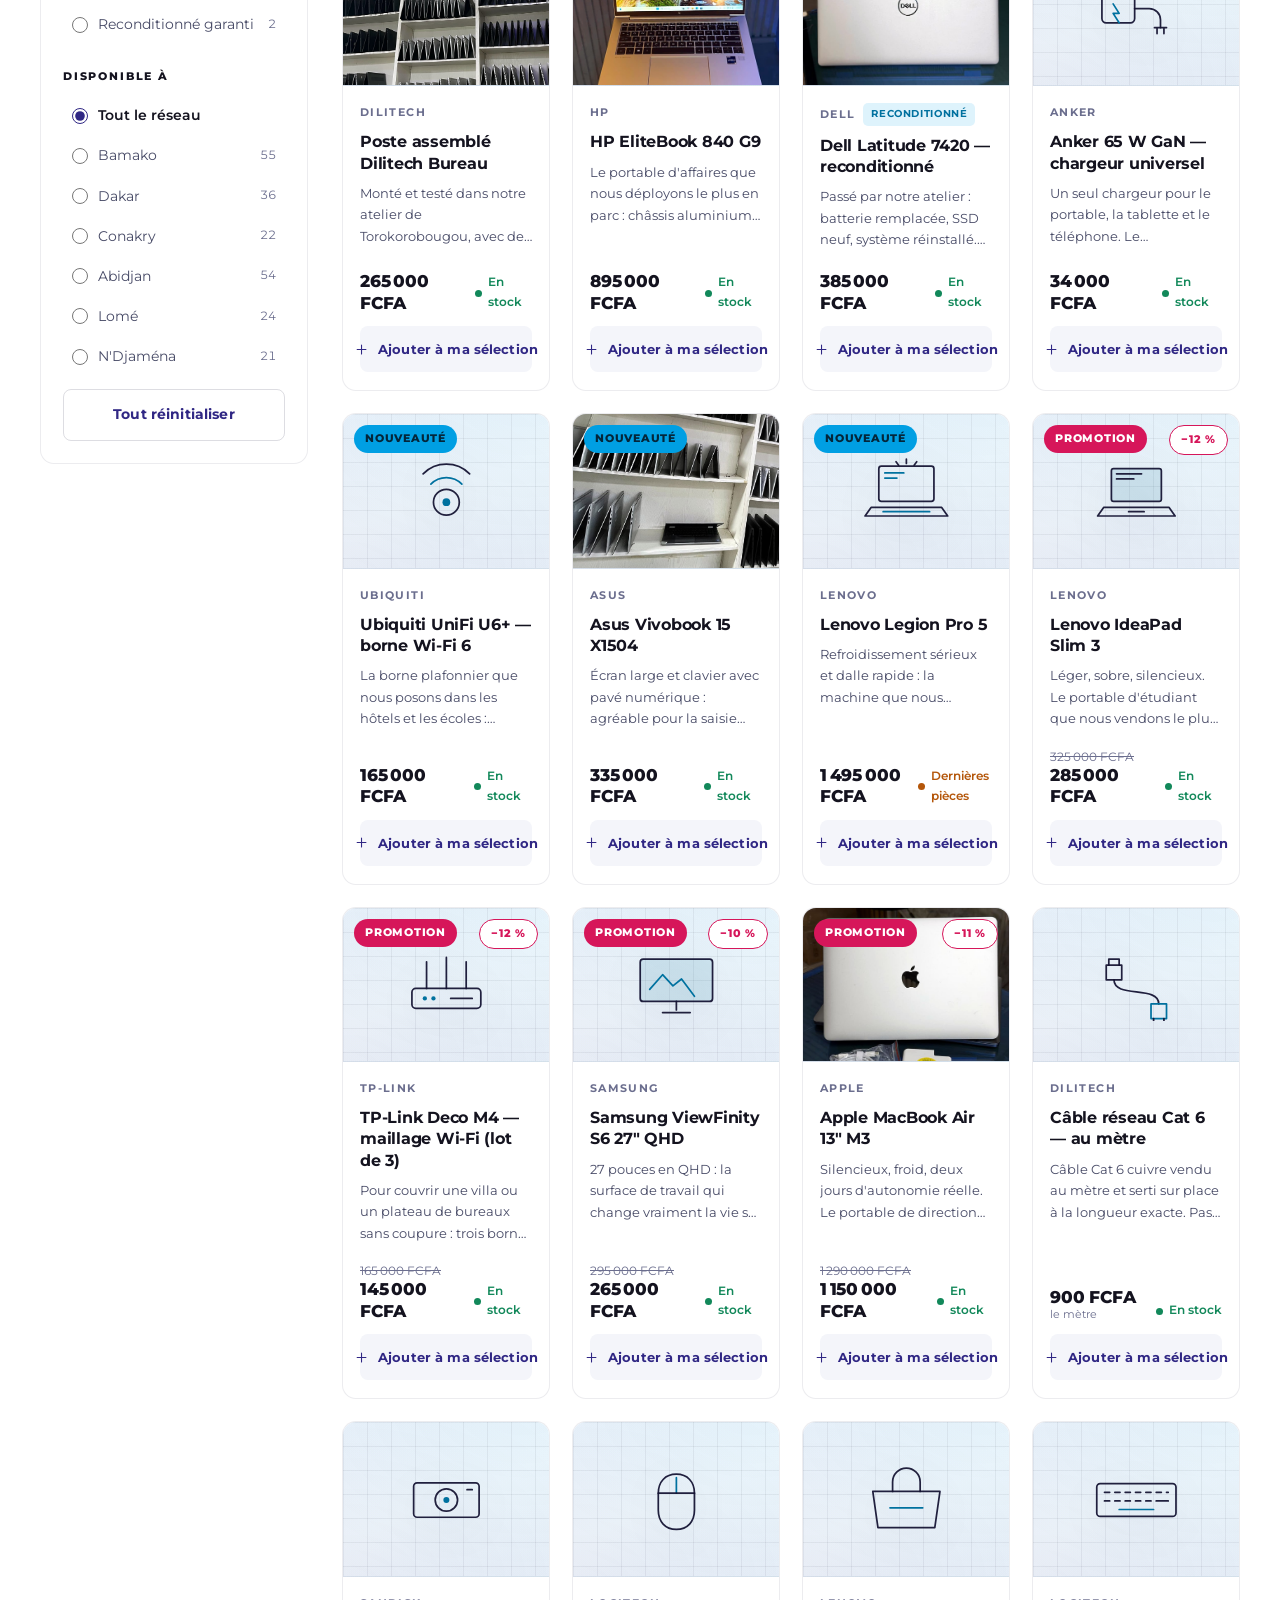
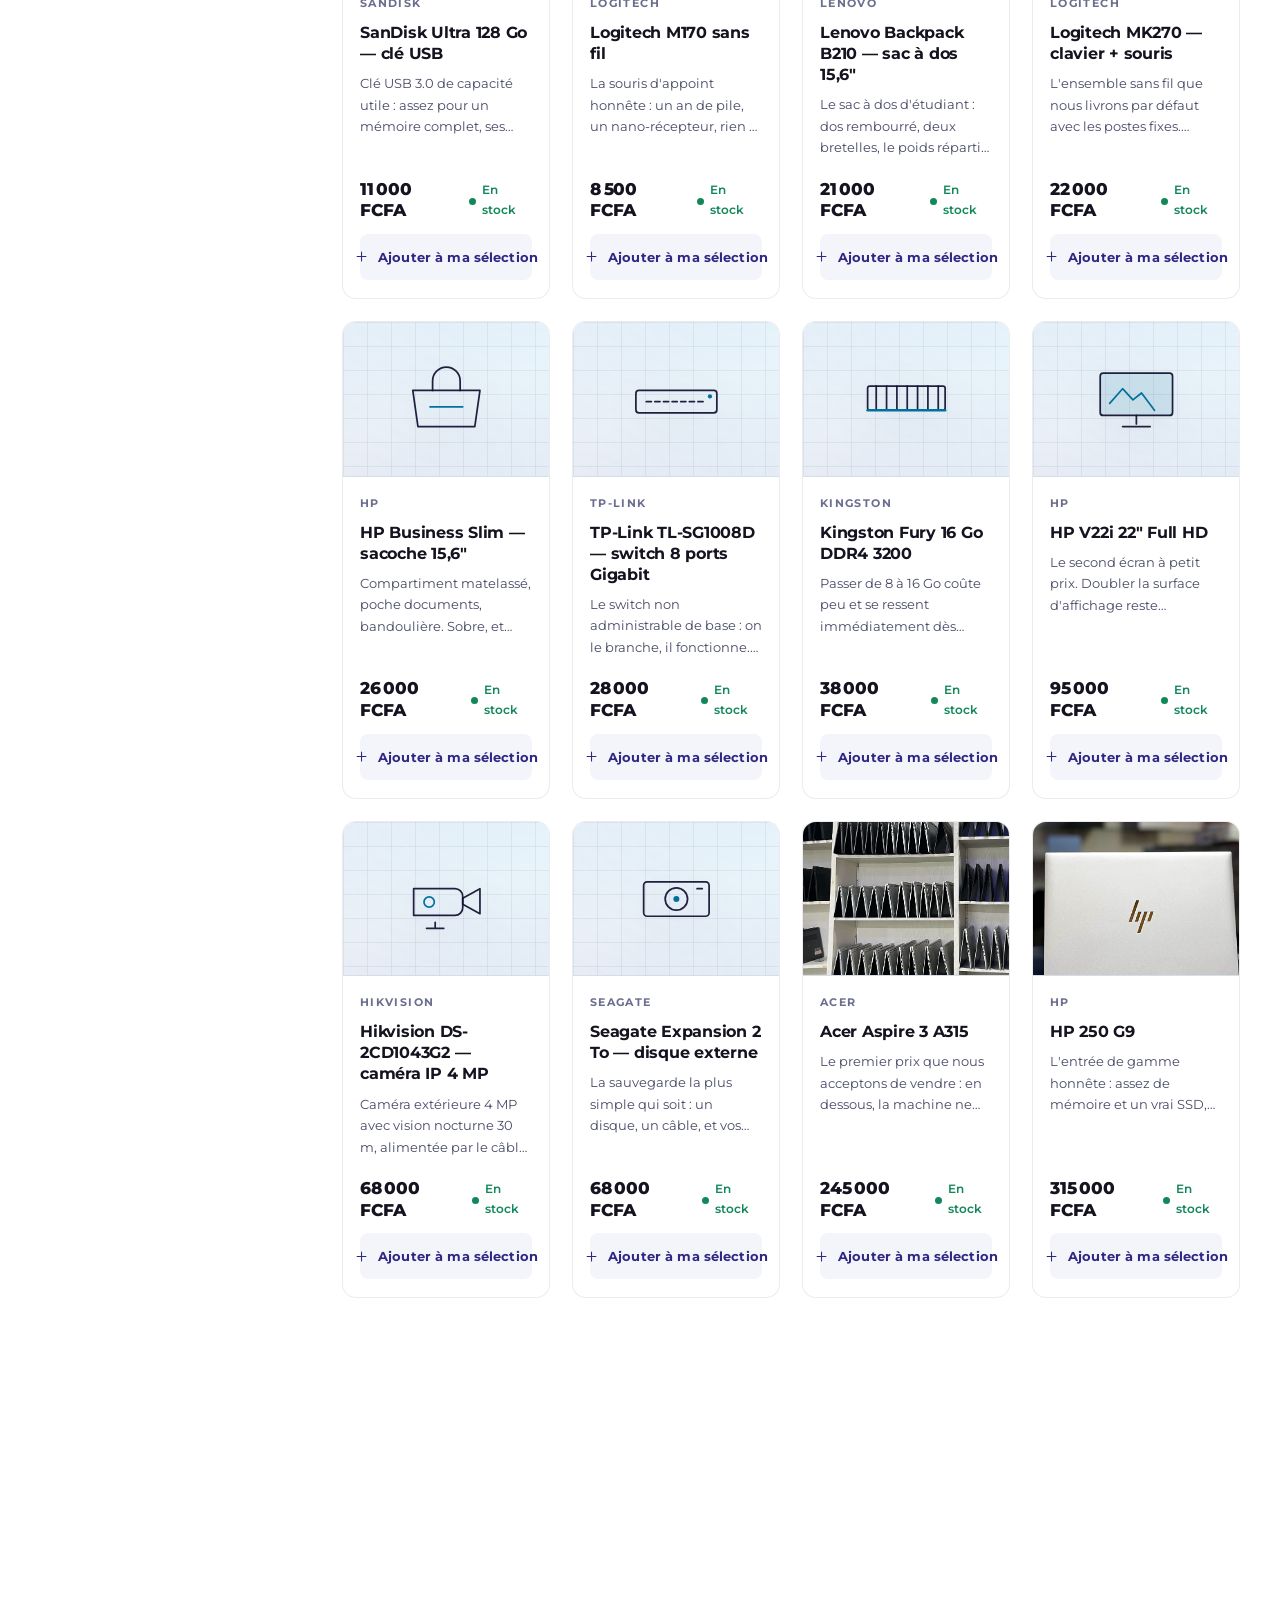
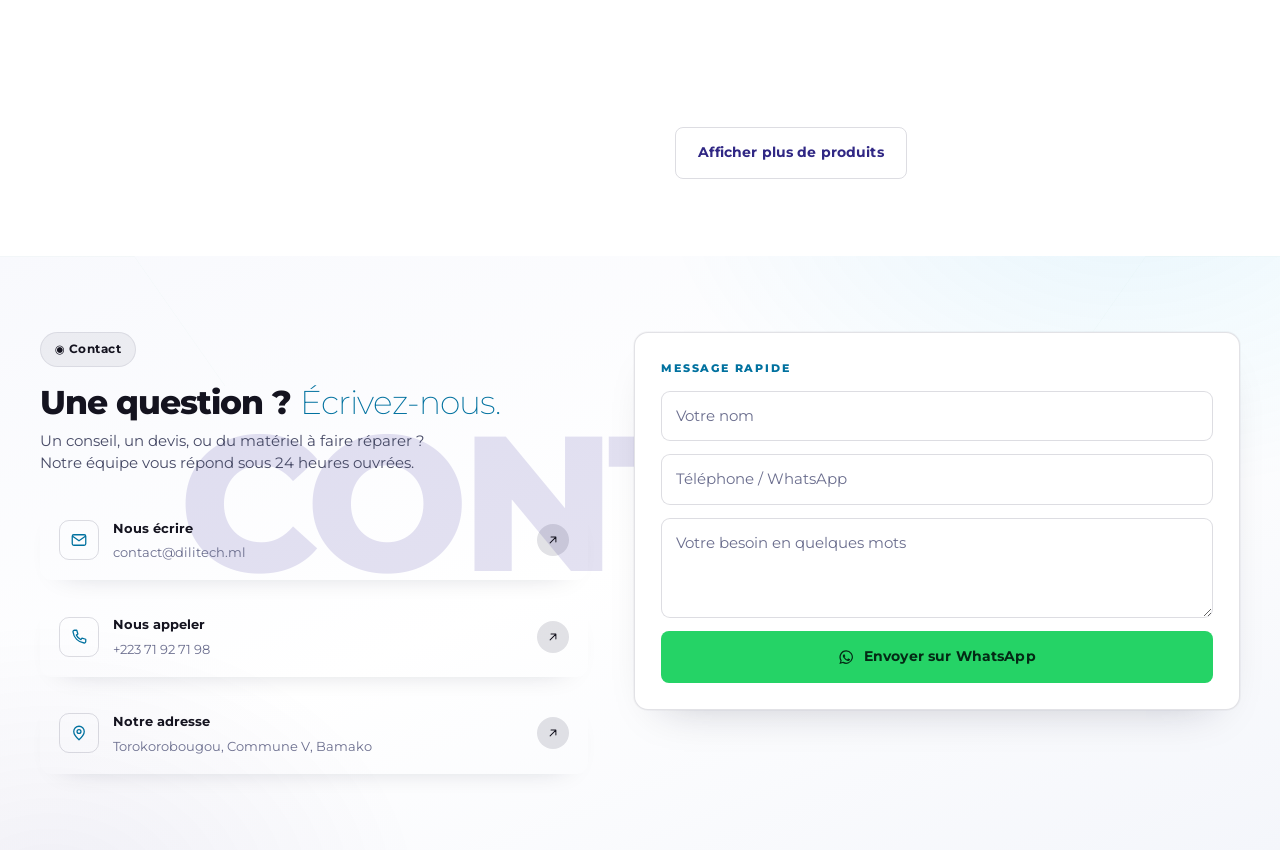
<file: catalogue.html>
<!DOCTYPE html>
<html lang="fr" data-theme="light">
<head>
<meta charset="utf-8">
<meta name="viewport" content="width=device-width, initial-scale=1">
<title>Catalogue — Dilitech</title>
<meta name="description" content="Catalogue Dilitech : ordinateurs portables et fixes, accessoires informatiques et matériel réseau. Recherche par marque, budget et usage, avec la disponibilité par point de vente.">
<meta name="theme-color" content="#302784">
<link rel="icon" href="assets/favicon.svg" type="image/svg+xml">
<link rel="canonical" href="https://www.dilitech.ml/catalogue.html">

<link rel="preconnect" href="https://fonts.googleapis.com">
<link rel="preconnect" href="https://fonts.gstatic.com" crossorigin>
<link href="https://fonts.googleapis.com/css2?family=Montserrat:wght@200;400;500;600;700;800&display=swap" rel="stylesheet">
<link rel="stylesheet" href="style.css">
</head>
<body>

<site-entete page="catalogue"></site-entete>

<main id="contenu">

  <!-- en-tête de page, sombre et courte : le catalogue doit venir vite -->
  <section class="entete-page nuit grain coupe-bas sur-nuit">
    <div class="motif circuit"></div>
    <div class="wrap">
      <p class="surtitre">Catalogue numérique</p>
      <h1 class="titre titre--geant" data-titre>Tout le matériel, <em>filtré par usage.</em></h1>
      <p class="chapeau" data-sous-titre>
        Ordinateurs, accessoires et matériel réseau. Filtrez par marque, par
        budget ou — c'est le plus utile — par ce que vous voulez en faire.
      </p>
    </div>
  </section>

  <section class="sec--serre">
    <div class="wrap cat-page">

      <!-- ============ FILTRES ============ -->
      <aside class="filtres" id="filtres" aria-label="Filtres du catalogue">
        <button type="button" class="filtres__fermer btn btn--ligne js-fermer-filtres">
          <span class="ic" data-ic="fermer"></span> Fermer les filtres
        </button>

        <div class="filtres__bloc">
          <p class="filtres__titre">Catégorie</p>
          <div class="filtres__liste" data-f-categories></div>
        </div>

        <div class="filtres__bloc">
          <p class="filtres__titre">Pour quel usage ?</p>
          <div class="filtres__liste" data-f-usages></div>
        </div>

        <div class="filtres__bloc">
          <p class="filtres__titre">Budget</p>
          <div class="prix-plage" data-f-prix></div>
        </div>

        <div class="filtres__bloc">
          <p class="filtres__titre">Marque</p>
          <div class="filtres__liste" data-f-marques></div>
        </div>

        <div class="filtres__bloc">
          <p class="filtres__titre">État</p>
          <div class="filtres__liste" data-f-etat></div>
        </div>

        <div class="filtres__bloc">
          <p class="filtres__titre">Disponible à</p>
          <div class="filtres__liste" data-f-partenaires></div>
        </div>

        <button type="button" class="btn btn--ligne js-reinit-filtres">
          Tout réinitialiser
        </button>
      </aside>

      <!-- ============ RÉSULTATS ============ -->
      <div class="cat-res">
        <div class="outils" id="recherche">
          <label class="recherche">
            <span class="sr-only">Rechercher dans le catalogue</span>
            <span class="ic recherche__ic" data-ic="recherche"></span>
            <input type="search" data-q autocomplete="off"
                   placeholder="Rechercher un produit, une marque, une référence…">
            <button type="button" class="recherche__x" data-q-vider hidden aria-label="Effacer la recherche">
              <span class="ic" data-ic="fermer"></span>
            </button>
          </label>

          <button type="button" class="btn btn--ligne btn-filtres js-ouvrir-filtres">
            <span class="ic" data-ic="filtre"></span> Filtres
            <span class="actifs-nb" data-actifs-nb hidden></span>
          </button>

          <select class="select-tri" data-tri aria-label="Trier les résultats"></select>

          <p class="compte-res" data-compte aria-live="polite"></p>
        </div>

        <div data-suggestion></div>
        <div class="actifs" data-actifs></div>

        <!-- Les cartes produits portent un <h3> : sans ce <h2>, la page
             sautait du <h1> au <h3> pour un lecteur d'écran. -->
        <h2 class="sr-only">Résultats du catalogue</h2>
        <div data-grille></div>

        <div class="charger" data-charger hidden>
          <button type="button" class="btn btn--ligne js-charger-plus">
            Afficher plus de produits
          </button>
        </div>
      </div>

    </div>
  </section>

</main>

<site-pied></site-pied>

<a class="bulle-wa" data-wa href="#" target="_blank" rel="noopener" aria-label="Discuter sur WhatsApp"></a>

<script type="module" src="js/pages/catalogue.js"></script>
</body>
</html>
</file>
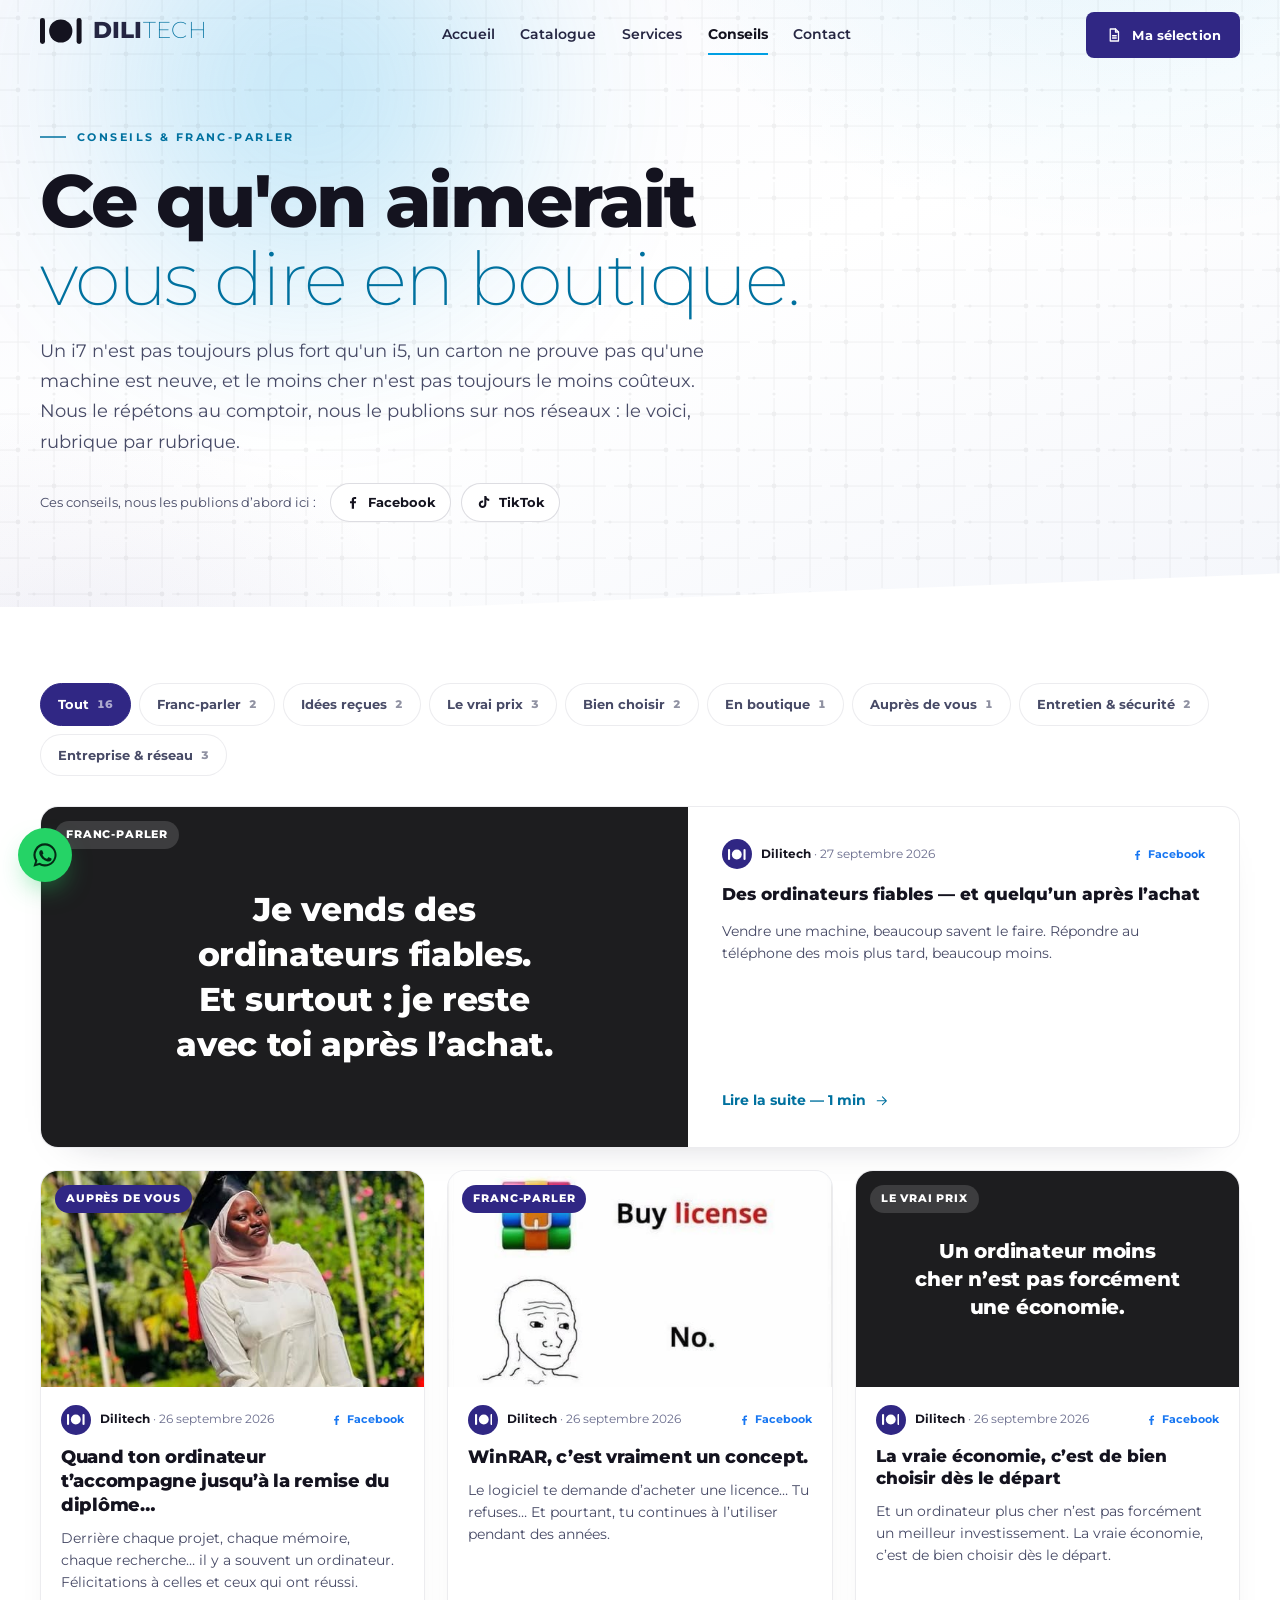
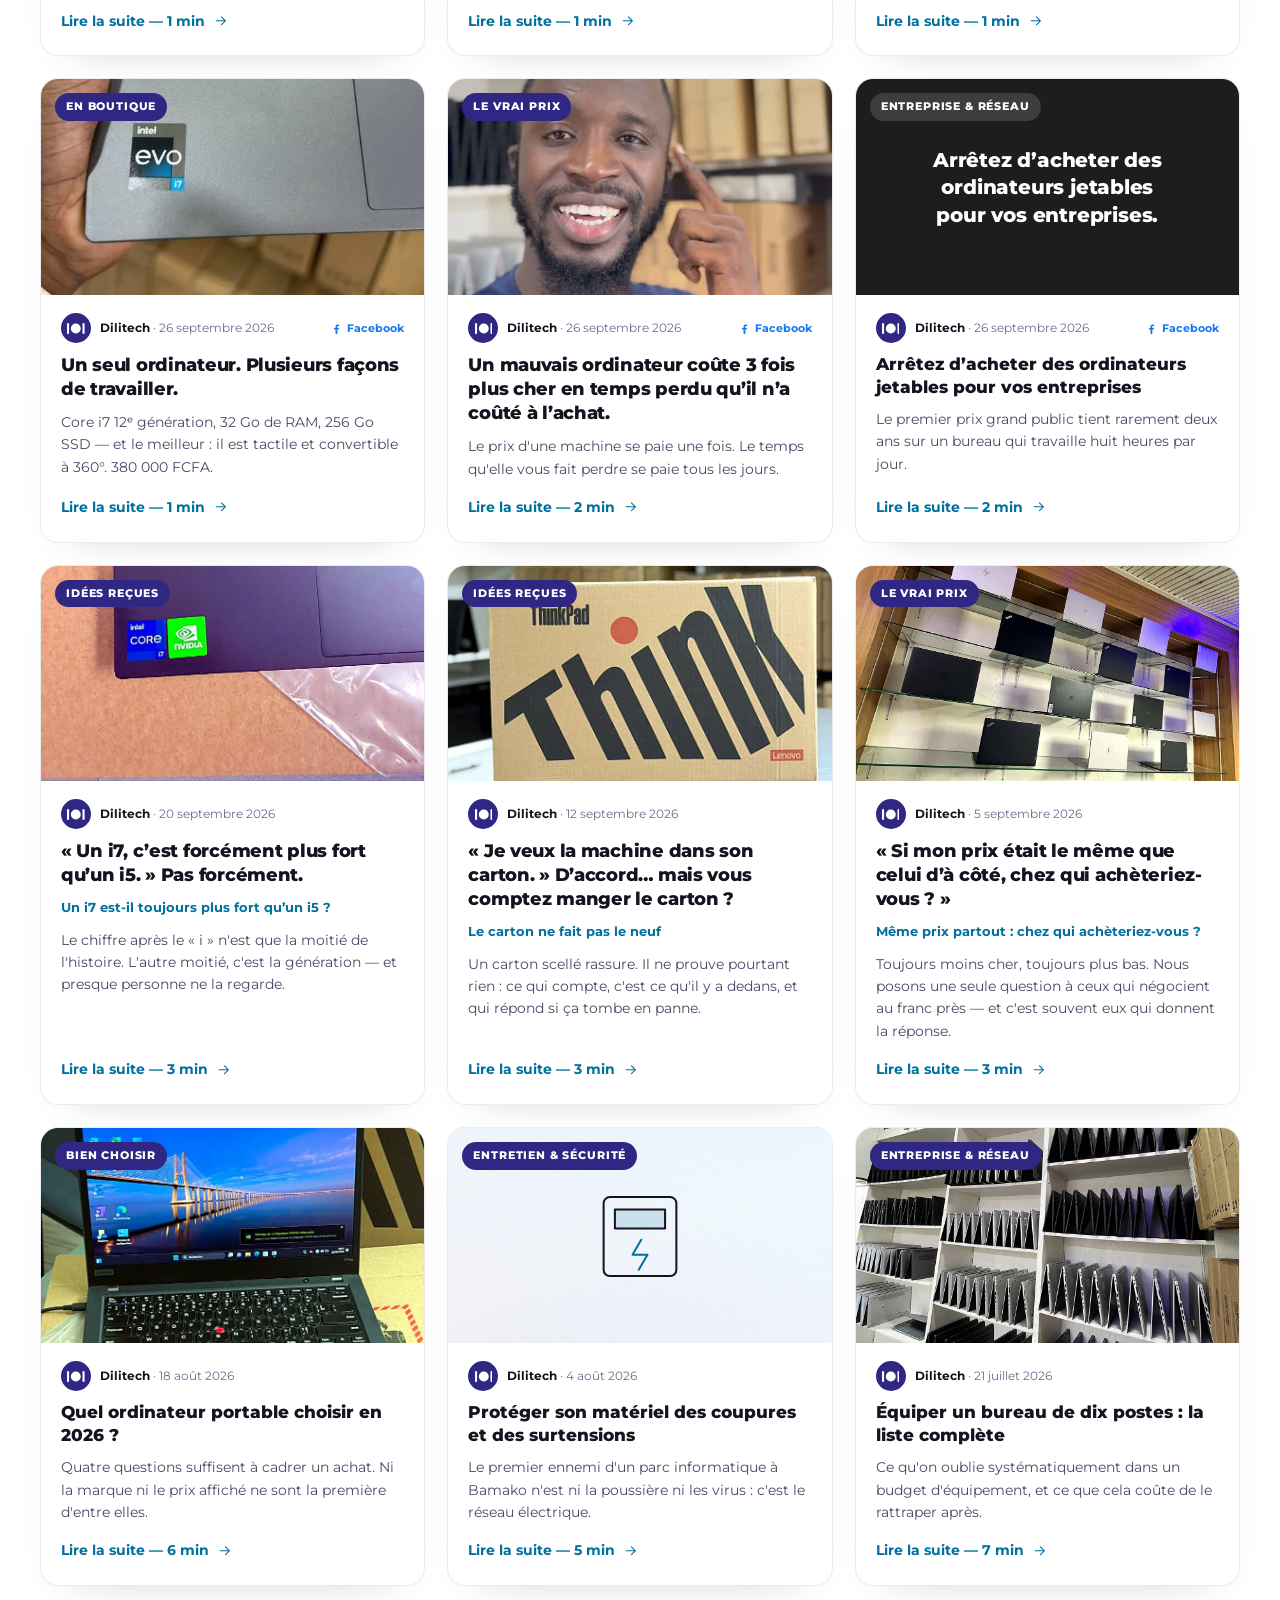
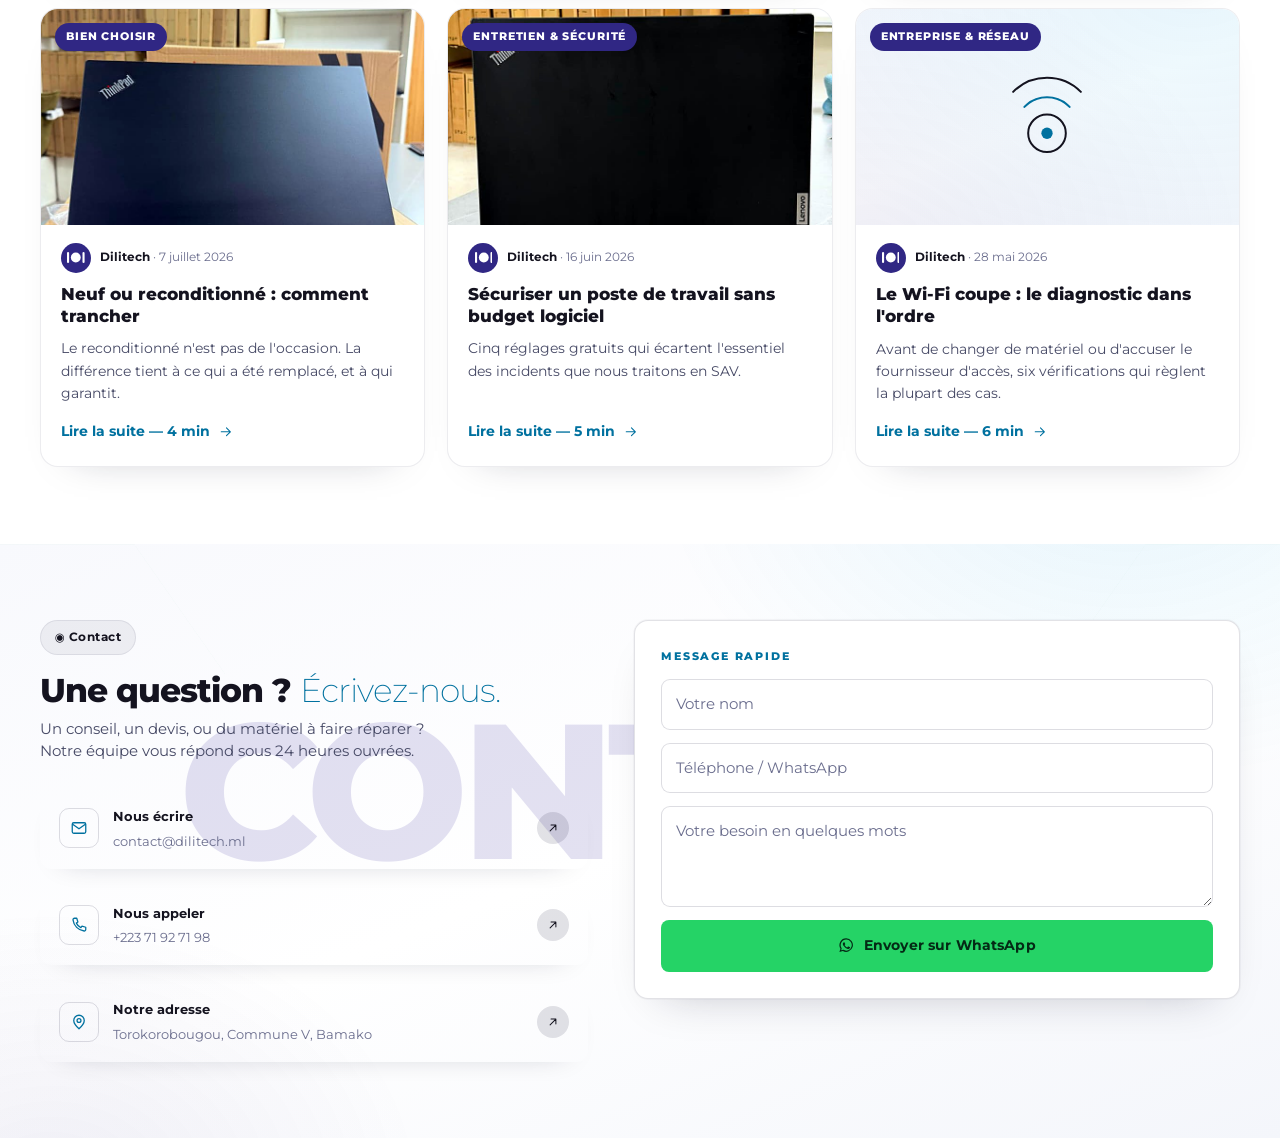
<file: conseils.html>
<!DOCTYPE html>
<html lang="fr" data-theme="light">
<head>
<meta charset="utf-8">
<meta name="viewport" content="width=device-width, initial-scale=1">
<title>Conseils — Dilitech</title>
<meta name="description" content="Les conseils de Dilitech, sans langue de bois : idées reçues (i5 ou i7, le carton ne fait pas le neuf), le vrai prix d'un ordinateur, bien choisir, entretien et sécurité, équiper une entreprise.">
<meta name="theme-color" content="#302784">
<link rel="icon" href="assets/favicon.svg" type="image/svg+xml">
<link rel="canonical" href="https://www.dilitech.ml/conseils.html">

<link rel="preconnect" href="https://fonts.googleapis.com">
<link rel="preconnect" href="https://fonts.gstatic.com" crossorigin>
<link href="https://fonts.googleapis.com/css2?family=Montserrat:wght@200;400;500;600;700;800&display=swap" rel="stylesheet">
<link rel="stylesheet" href="style.css">
</head>
<body>

<site-entete page="conseils"></site-entete>

<main id="contenu">

  <!-- ===================================================================
       Page des conseils : les publications du patron (Facebook, TikTok) et
       les articles de fond, classés par rubrique. Données : js/data/
       articles.js ; carte : js/components/carte-conseil.js ; lecture en
       panneau (?article=slug), comme la fiche produit.
       =================================================================== -->
  <section class="entete-page nuit grain coupe-bas sur-nuit">
    <div class="motif circuit"></div>
    <div class="wrap">
      <p class="surtitre">Conseils &amp; franc-parler</p>
      <h1 class="titre titre--geant">Ce qu'on aimerait <em>vous dire en boutique.</em></h1>
      <p class="chapeau">
        Un i7 n'est pas toujours plus fort qu'un i5, un carton ne prouve pas
        qu'une machine est neuve, et le moins cher n'est pas toujours le moins
        coûteux. Nous le répétons au comptoir, nous le publions sur nos réseaux :
        le voici, rubrique par rubrique.
      </p>
      <div class="conseils-reseaux" data-reseaux></div>
    </div>
  </section>

  <section class="sec--serre">
    <div class="wrap">
      <div class="cat-filtres" data-rubriques role="tablist" aria-label="Filtrer par rubrique"></div>
      <p class="rubrique-desc" data-rubrique-desc></p>
      <h2 class="sr-only">Nos conseils</h2>
      <div class="posts" data-posts aria-live="polite"></div>
    </div>
  </section>

</main>

<site-pied></site-pied>

<a class="bulle-wa" data-wa href="#" target="_blank" rel="noopener" aria-label="Discuter sur WhatsApp"></a>

<script type="module" src="js/pages/conseils.js"></script>
</body>
</html>
</file>
<file: style.css>
/* =========================================================================
   DILITECH — feuille de style unique
   =========================================================================

   IDENTITÉ (charte graphique officielle, février 2025)
     Bleu marine  #302784 — fiabilité, sécurité, sérieux
     Bleu clair   #009FE3 — innovation, modernité, high-tech
     Typographie  Montserrat, en Bold (700/800) ET ExtraLight (200)

   L'IDÉE DIRECTRICE
     Le logo Dilitech est construit sur un contraste : « DILI » en gras
     marine, « TECH » en très maigre. On a fait de ce contraste la règle
     typographique de tout le site : chaque grand titre est coupé en deux,
     une moitié grasse et une moitié maigre bleu clair. Le site parle donc
     la même langue que son logo, à chaque section.

     Deuxième reprise du logo : le disque encadré de deux barres. Il devient
     le visuel du hero, et le motif des séparateurs.

     Troisième : la coupe en diagonale, présente sur tous les supports de la
     charte (plaquettes, kakémonos, affichage). Elle ferme ici chaque
     surface sombre.

   CONTRASTES — vérifiés, pas devinés
     #302784 sur blanc ....... 13,0:1  ✔ tout usage
     #009FE3 sur blanc ........ 3,0:1  ✘ interdit en petit texte
     #00719F sur blanc ........ 5,0:1  ✔ c'est LUI pour les petits labels
     #009FE3 sur #302784 ...... 4,4:1  ✔ gros texte et interface seulement
     #4FC3F0 sur #302784 ...... 6,4:1  ✔ petits labels sur fond sombre
     #545A73 sur blanc ........ 6,8:1  ✔ texte courant secondaire

   RYTHME DES PAGES
     blanc → brume → blanc → ancre marine → blanc → brume → pied marine.
     Jamais plus de trois ancres sombres : elles doivent rester des repères.
   ========================================================================= */

/* =========================================================================
   1. JETONS
   ========================================================================= */

:root {
  /* --- marine --- */
  --navy:      #302784;
  --navy-clair:#3A2F9B;
  --navy-2:    #241C63;
  --navy-3:    #1A1247;
  --navy-ink:  #100B33;

  /* --- bleu clair --- */
  --cyan:      #009FE3;
  --cyan-2:    #4FC3F0;   /* petits labels sur fond sombre */
  --cyan-3:    #9BDDF7;
  --cyan-ink:  #00719F;   /* petits labels sur fond clair */

  /* --- surfaces ---
     Site basculé en sombre à la demande du client, sur le modèle du hero
     (voir --nuit ci-dessous) : « papier » et « brume » n'écrivent plus du
     texte foncé sur fond clair mais des surfaces claires sur fond sombre.
     Les jetons gardent leurs noms (repris partout dans le CSS) ; seules
     leurs valeurs s'inversent. */
  --paper:  #12111D;   /* cartes, panneaux — la surface « élevée » */
  --mist:   #0B0A14;   /* variante légèrement en retrait de --paper */
  --mist-2: #191730;   /* variante légèrement au-dessus de --paper */

  /* --- encres --- */
  --tx-1: #F4F5FA;
  --tx-2: #B9BCDA;
  --tx-3: #8A8FB5;
  --sur-sombre:   #FFFFFF;
  --sur-sombre-2: #C6C9E4;
  --sur-sombre-3: #9296C4;

  /* --- traits --- */
  --line:   rgba(255, 255, 255, .14);
  --line-2: rgba(255, 255, 255, .07);
  --line-s: rgba(255, 255, 255, .16);
  --line-s2:rgba(255, 255, 255, .08);

  /* --- signaux --- */
  --wa:      #25D366;
  --wa-ink:  #0B7A3B;
  --promo:   #D6165A;
  --promo-clair: #FF7BA8;
  --ok:      #12885A;
  --alerte:  #B4560A;

  /* Le fond sombre de la marque : halo cyan en haut à droite, halo marine
     en bas, sur une base qui va au noir quasi pur plutôt qu'au marine clair
     — mis au point sur le hero de l'accueil (le premier essai restait un
     dégradé marine/violet trop lumineux, voir claudeprompt.md), puis repris
     ici pour que toutes les sections sombres du site s'accordent avec lui. */
  --nuit:
    radial-gradient(760px 520px at 88% -14%, rgba(0, 159, 227, .16) 0%, transparent 62%),
    radial-gradient(620px 460px at 4% 108%, rgba(48, 39, 132, .28) 0%, transparent 60%),
    linear-gradient(158deg, #0a0714 0%, #050308 45%, #000000 100%);

  /* Fond générique des sections et de la page. Identique à --nuit en mode
     nuit (le site reste exactement ce qu'il était) ; seul lui bascule en
     mode jour. --nuit, lui, ne change jamais : il reste la couleur des
     bandes d'accent (.nuit — hero, « pourquoi », « parc », « comment ça se
     passe ») et du pied de page, sombres dans les deux thèmes — le même
     parti pris que le catalogue Toguna, qui garde ses panneaux marine
     dans ses deux thèmes. */
  --fond: var(--nuit);

  /* RVB du texte et des traits posés sur fond sombre (voir thème jour). */
  --sur-rgb: 255, 255, 255;

  /* Voile de la barre de navigation une fois posée (au défilement). */
  --nav-fond: rgba(10, 9, 17, .78);

  /* --- typographie --- */
  --font: "Montserrat", system-ui, -apple-system, "Segoe UI", Roboto, sans-serif;

  /* --- métrique --- */
  --wrap: 1280px;
  --nav-h: 70px;
  --pad: clamp(18px, 4.5vw, 40px);
  --r: 14px;          /* rayon courant */
  --r-s: 9px;
  --coupe: clamp(28px, 4vw, 62px);   /* profondeur des coupes en diagonale */

  --ease: cubic-bezier(.22, .61, .36, 1);
  --ease-net: cubic-bezier(.65, 0, .35, 1);
  /* Courbe « premium » : accélération nette puis arrivée très douce — celle
     qu'on retrouve sur les interfaces soignées (Linear, Vercel, Toguna). */
  --ease-expo: cubic-bezier(.16, 1, .3, 1);
  /* Petit rebond, réservé aux micro-interactions (boutons, pastilles). */
  --ease-spring: cubic-bezier(.34, 1.56, .64, 1);

  /* --- lueurs --- */
  --glow-cyan: rgba(0, 159, 227, .45);
  --glow-cyan-doux: rgba(0, 159, 227, .22);

  color-scheme: dark;
}

/* ---------------------------------------------------------------------
   Thème jour — posé par `data-theme="light"` sur <html> (script anti-flash
   en tête de chaque page + activerBasculeTheme() dans js/core/ui.js).
   TOUT passe au clair, hero et bandes d'accent compris (demande du client) :
   même --nuit et les jetons « sur fond sombre » (--sur-sombre*, --cyan-2,
   --sur-rgb) basculent, donc les composants pensés pour le sombre suivent
   sans règle à part. Seuls le marine et le cyan de marque ne bougent pas.
   --------------------------------------------------------------------- */
:root[data-theme="light"] {
  --fond: #FFFFFF;
  --nav-fond: rgba(255, 255, 255, .86);

  /* Les anciennes bandes sombres : un blanc à peine teinté, les halos
     cyan/marine du mode nuit réduits à une trace — assez pour que le hero
     et les bandes d'accent se distinguent encore des sections unies. */
  --nuit:
    radial-gradient(760px 520px at 88% -14%, rgba(0, 159, 227, .09) 0%, transparent 62%),
    radial-gradient(620px 460px at 4% 108%, rgba(48, 39, 132, .07) 0%, transparent 60%),
    linear-gradient(158deg, #F8F9FD 0%, #FFFFFF 50%, #F4F6FB 100%);

  --paper:  #FFFFFF;
  --mist:   #F4F5FA;
  --mist-2: #E9EBF4;

  --tx-1: #14131F;
  --tx-2: #474A66;
  --tx-3: #6B6E8E;
  --sur-sombre:   #14131F;
  --sur-sombre-2: #474A66;
  --sur-sombre-3: #6B6E8E;
  /* composantes RVB du texte/des traits « sur fond sombre », utilisées en
     rgba(var(--sur-rgb), .x) : blanc la nuit, encre marine le jour. */
  --sur-rgb: 20, 19, 50;
  /* le cyan « petits labels sur fond sombre » devient celui « sur fond
     clair » (--cyan-ink, 5:1 sur blanc) */
  --cyan-2: #00719F;

  --line:   rgba(20, 19, 50, .14);
  --line-2: rgba(20, 19, 50, .08);
  --line-s: rgba(20, 19, 50, .16);
  --line-s2:rgba(20, 19, 50, .08);

  --glow-cyan: rgba(0, 159, 227, .18);
  --glow-cyan-doux: rgba(0, 159, 227, .12);

  color-scheme: light;
}

/* Composants dont le fond sombre est écrit en dur (dégradés, voiles
   translucides) plutôt qu'en jeton : leur pendant clair, groupé ici pour
   qu'on voie d'un coup d'œil tout ce que le mode jour réécrit. */
:root[data-theme="light"] .site-pied { background: var(--mist); }

:root[data-theme="light"] .motif { filter: invert(1); }
:root[data-theme="light"] .halos--hero { mix-blend-mode: normal; opacity: .45; }
:root[data-theme="light"] .hero__media-vignette { display: none; }
:root[data-theme="light"] .hero__media-shadow { opacity: .3; }
:root[data-theme="light"] .cta-pill:hover { background: var(--tx-1); color: #fff; border-color: var(--tx-1); }

:root[data-theme="light"] .bento__tile {
  background:
    radial-gradient(240px 180px at 88% -12%, rgba(0, 159, 227, .10) 0%, transparent 62%),
    linear-gradient(160deg, #FFFFFF 0%, #F5F6FB 100%);
  box-shadow: 0 18px 40px -32px rgba(18, 19, 43, .3);
}
:root[data-theme="light"] .bento__tile--d {
  background:
    radial-gradient(560px 400px at 50% -14%, rgba(0, 159, 227, .26) 0%, rgba(0, 159, 227, .07) 45%, transparent 74%),
    linear-gradient(180deg, #FFFFFF 0%, #F3F5FB 100%);
}
:root[data-theme="light"] .bento__badge-nb {
  background: linear-gradient(160deg, #FFFFFF 0%, #EEF0F7 100%);
  box-shadow: 0 14px 26px -16px rgba(18, 19, 43, .3);
}
:root[data-theme="light"] .bento__recu,
:root[data-theme="light"] .bento__chips span { box-shadow: 0 12px 24px -16px rgba(18, 19, 43, .3); }
:root[data-theme="light"] .bento__carte-pill { background: rgba(255, 255, 255, .88); color: var(--tx-1); }
/* cyan plein au survol : texte blanc plutôt que marine sur le cyan foncé du jour */
:root[data-theme="light"] .bento__tile--a:hover .bento__fleche,
:root[data-theme="light"] .contact-carte:hover .contact-carte__fleche { color: #fff; }

:root[data-theme="light"] .carte__illus { filter: drop-shadow(0 10px 22px rgba(18, 19, 43, .16)); }
:root[data-theme="light"] .siege__stat--large {
  background: linear-gradient(135deg, rgba(0, 159, 227, .10), rgba(48, 39, 132, .08));
  border: 1px solid rgba(0, 159, 227, .25);
}

:root[data-theme="light"] .contact-carte {
  background: var(--paper);
  box-shadow: 0 12px 30px -24px rgba(18, 19, 43, .3);
}
:root[data-theme="light"] .pied-contact .contact-carte {
  background:
    var(--paper) padding-box,
    linear-gradient(120deg, rgba(var(--sur-rgb), .12), rgba(var(--sur-rgb), .12)) border-box;
}
:root[data-theme="light"] .pied-contact .contact-carte:hover {
  background:
    var(--paper) padding-box,
    linear-gradient(120deg, var(--cyan), #302784) border-box;
}
:root[data-theme="light"] .pied-contact__form,
:root[data-theme="light"] .contact__form form {
  background: var(--paper);
  box-shadow: 0 0 0 1px rgba(18, 19, 43, .03), 0 20px 44px -28px rgba(18, 19, 43, .28);
}
:root[data-theme="light"] .arg:hover {
  box-shadow: inset 0 1px 0 rgba(var(--sur-rgb), .16), 0 22px 40px -26px rgba(18, 19, 43, .28);
}

/* Motif « circuit » : points aux intersections et amorces de pistes.
   Unique ornement des surfaces sombres, posé à très faible opacité. */
.circuit {
  background-image: url("data:image/svg+xml,%3Csvg xmlns='http://www.w3.org/2000/svg' width='72' height='72' viewBox='0 0 72 72'%3E%3Cg fill='none' stroke='%23FFFFFF' stroke-width='1'%3E%3Cpath d='M0 18h20M28 18h44M18 0v12M18 24v48M54 0v30M54 38v34M0 54h30M38 54h34'/%3E%3C/g%3E%3Cg fill='%23FFFFFF'%3E%3Ccircle cx='18' cy='18' r='2.4'/%3E%3Ccircle cx='54' cy='54' r='2.4'/%3E%3Ccircle cx='54' cy='34' r='1.6'/%3E%3Ccircle cx='34' cy='18' r='1.6'/%3E%3C/g%3E%3C/svg%3E");
  background-size: 72px 72px;
}

/* Grain fin superposé aux surfaces sombres les plus en vue (hero, appel
   final) : bruit fractal en SVG, sans dépendance, quasi imperceptible mais
   ce qui casse l'effet « dégradé plat » d'un fond uni et donne la texture
   qu'ont les interfaces travaillées. */
.grain { position: relative; }
.grain::after {
  content: "";
  position: absolute; inset: 0;
  /* Doit peindre SOUS le contenu statique (.wrap) : dans l'ordre de
     peinture CSS, un élément positionné à z-index:auto passe pourtant
     AU-DESSUS du flux statique — seul un z-index négatif le repasse
     dessous, comme .motif un peu plus haut. */
  z-index: -1;
  background-image: url("data:image/svg+xml,%3Csvg xmlns='http://www.w3.org/2000/svg' width='180' height='180'%3E%3Cfilter id='g'%3E%3CfeTurbulence type='fractalNoise' baseFrequency='0.85' numOctaves='2' stitchTiles='stitch'/%3E%3C/filter%3E%3Crect width='100%25' height='100%25' filter='url(%23g)'/%3E%3C/svg%3E");
  mix-blend-mode: overlay;
  opacity: .05;
  pointer-events: none;
}

/* Halos flous en dérive lente : la profondeur des sections sombres vient de
   ces taches de lumière qui bougent, pas d'un dégradé figé. Chaque halo est
   une simple pastille radiale + flou, animée en transform (peu coûteux). */
.halos { position: absolute; inset: 0; overflow: hidden; pointer-events: none; z-index: -1; }
.halo {
  position: absolute;
  border-radius: 50%;
  filter: blur(72px);
  opacity: .5;
  will-change: transform;
  animation: derive 22s var(--ease) infinite alternate;
}
.halo--1 {
  width: 46vw; height: 46vw; max-width: 620px; max-height: 620px;
  top: -14%; right: -8%;
  background: radial-gradient(circle, var(--cyan) 0%, transparent 70%);
  animation-duration: 26s;
}
.halo--2 {
  width: 36vw; height: 36vw; max-width: 480px; max-height: 480px;
  bottom: -18%; left: -6%;
  background: radial-gradient(circle, var(--navy-clair) 0%, transparent 72%);
  opacity: .6;
  animation-duration: 32s;
  animation-delay: -6s;
}
.halo--3 {
  width: 24vw; height: 24vw; max-width: 320px; max-height: 320px;
  top: 38%; left: 32%;
  background: radial-gradient(circle, var(--cyan-2) 0%, transparent 74%);
  opacity: .32;
  animation-duration: 19s;
  animation-delay: -11s;
}
@keyframes derive {
  from { transform: translate3d(0, 0, 0) scale(1); }
  to   { transform: translate3d(4%, -6%, 0) scale(1.14); }
}

/* =========================================================================
   2. BASES
   ========================================================================= */

*, *::before, *::after { margin: 0; padding: 0; box-sizing: border-box; }

html {
  scroll-behavior: smooth;
  -webkit-text-size-adjust: 100%;
  /* `clip` et non `hidden` : `hidden` créerait un conteneur de défilement et
     casserait le `position: sticky` de la barre de navigation. */
  overflow-x: clip;
}

body {
  font-family: var(--font);
  font-size: 16px;
  font-weight: 400;
  line-height: 1.68;
  color: var(--tx-1);
  /* Simple filet de sécurité pour les quelques pixels qui ne sont couverts
     par aucune section (marges des coupes en diagonale, notamment) : chaque
     section peint désormais son propre fond (voir la règle `section` plus
     bas), donc pas besoin ici de `background-attachment: fixed` — fragile
     sur mobile (Safari iOS en particulier gère mal cette propriété). */
  background: var(--fond);
  overflow-x: clip;
  -webkit-font-smoothing: antialiased;
  text-rendering: optimizeLegibility;
}

body.defilement-bloque { position: fixed; width: 100%; overflow: hidden; }

img, svg, video { max-width: 100%; display: block; }
a { color: inherit; text-decoration: none; }
button { font: inherit; color: inherit; background: none; border: none; cursor: pointer; }
input, select, textarea { font: inherit; color: inherit; }
ul, ol { list-style: none; }
::selection { background: var(--cyan); color: #fff; }

:focus-visible {
  outline: 3px solid var(--cyan);
  outline-offset: 3px;
  border-radius: 3px;
}

.wrap { width: 100%; max-width: var(--wrap); margin-inline: auto; padding-inline: var(--pad); }

.sr-only {
  position: absolute; width: 1px; height: 1px; padding: 0; margin: -1px;
  overflow: hidden; clip-path: inset(50%); white-space: nowrap; border: 0;
}

/* Chaque section peint sa propre instance du dégradé du hero (var(--nuit))
   plutôt que de compter sur un fond de page fixe : plus fiable (certains
   navigateurs mobiles gèrent mal `background-attachment: fixed`) et surtout
   plus riche — chaque section garde son propre halo, pas seulement celle
   qui atterrit au bon endroit dans un dégradé figé. `.sec--brume` (fond
   légèrement différent) et `.nuit` (déjà ce même dégradé) restent
   prioritaires, cette règle ne les concerne pas. */
section {
  position: relative; isolation: isolate;
  padding-block: clamp(64px, 8.5vw, 122px);
  background: var(--fond);
  transition: background-color .4s var(--ease);
}
.sec--brume { background: var(--mist); }
.sec--serre { padding-block: clamp(48px, 6vw, 84px); }

/* --- lueur qui suit le curseur, posée sur chaque section --------------
   Même mécanique que le spotlight du hero (--mx/--my posés par
   activerLueurSections() dans js/core/ui.js), généralisée à tout le site :
   survoler n'importe quelle section fait apparaître le même halo cyan
   discret. `isolation: isolate` (ci-dessus) garde le z-index négatif
   confiné à la section, sans passer sous les sections voisines. */
section::before {
  content: ""; position: absolute; inset: 0; z-index: -1; pointer-events: none;
  background: radial-gradient(520px circle at var(--mx, 50%) var(--my, 30%), var(--glow-cyan-doux), transparent 62%);
  opacity: 0; transition: opacity .5s var(--ease);
}
section:hover::before { opacity: 1; }
@media (pointer: coarse) { section::before { display: none; } }

/* --- icônes ------------------------------------------------------------ */
.ic {
  display: inline-flex; flex: none;
  width: 1.15em; height: 1.15em;
  vertical-align: -.22em;
}
.ic svg { width: 100%; height: 100%; }

/* =========================================================================
   3. TYPOGRAPHIE ÉDITORIALE
   ========================================================================= */

/* Le contraste gras / très maigre du logo, appliqué aux titres.
   <h2 class="titre">Le bon matériel, <em>pour le bon usage.</em></h2> */
.titre {
  font-weight: 800;
  font-size: clamp(1.95rem, 4.6vw, 3.35rem);
  line-height: 1.06;
  letter-spacing: -.03em;
  color: var(--tx-1);
  text-wrap: balance;
}
.titre em {
  font-style: normal;
  font-weight: 200;
  color: var(--cyan-ink);
}

.titre--geant { font-size: clamp(2.4rem, 6.6vw, 4.6rem); }
.titre--petit { font-size: clamp(1.45rem, 2.8vw, 2.05rem); }

/* Sur fond sombre : le maigre passe au bleu clair lisible. */
.sur-nuit .titre,
.sur-nuit .titre em { color: var(--sur-sombre); }
.sur-nuit .titre em { color: var(--cyan-2); font-weight: 200; }

.surtitre {
  display: inline-flex; align-items: center; gap: 11px;
  font-size: .69rem; font-weight: 700;
  letter-spacing: .22em; text-transform: uppercase;
  color: var(--cyan-ink);
  margin-bottom: 16px;
}
.surtitre::before {
  content: ""; width: 26px; height: 2px;
  background: currentColor; opacity: .75;
}
.sur-nuit .surtitre { color: var(--cyan-2); }

.chapeau {
  font-size: clamp(1rem, 1.5vw, 1.12rem);
  font-weight: 400;
  color: var(--tx-2);
  max-width: 62ch;
  margin-top: 18px;
}
.sur-nuit .chapeau { color: var(--sur-sombre-2); }

.tete-sec { margin-bottom: clamp(34px, 4.5vw, 58px); }
.tete-sec--centre { text-align: center; }
.tete-sec--centre .surtitre { justify-content: center; }
.tete-sec--centre .chapeau { margin-inline: auto; }

/* En-tête à deux colonnes : titre à gauche, lien d'action à droite. */
.tete-duo {
  display: flex; flex-wrap: wrap; align-items: flex-end;
  justify-content: space-between; gap: 22px;
  margin-bottom: clamp(30px, 4vw, 52px);
}

/* Séparateur repris du logo : barre · disque · barre. */
.signe-sep {
  display: flex; align-items: center; justify-content: center; gap: 9px;
  margin: 34px auto;
}
.signe-sep i { display: block; width: 3px; height: 17px; border-radius: 2px; background: var(--cyan); }
.signe-sep b { display: block; width: 14px; height: 14px; border-radius: 50%; background: var(--navy); }

/* =========================================================================
   4. SURFACES SOMBRES ET COUPES
   ========================================================================= */

.nuit {
  position: relative;
  background: var(--nuit);
  color: var(--sur-sombre);
  isolation: isolate;
}
.nuit > .motif {
  position: absolute; inset: 0; z-index: -1;
  opacity: .052; pointer-events: none;
}

/* La diagonale de la charte, en bas et/ou en haut des blocs sombres. */
.coupe-bas  { clip-path: polygon(0 0, 100% 0, 100% calc(100% - var(--coupe)), 0 100%); }
.coupe-haut { clip-path: polygon(0 var(--coupe), 100% 0, 100% 100%, 0 100%); }
.coupe-duo  { clip-path: polygon(0 var(--coupe), 100% 0, 100% calc(100% - var(--coupe)), 0 100%); }

/* Un bloc coupé en bas mord sur le suivant : on compense la marge. */
.coupe-bas + * { margin-top: calc(var(--coupe) * -.35); }

/* =========================================================================
   5. LOGO
   ========================================================================= */

.marque { display: inline-flex; align-items: center; gap: 11px; }
.marque__signe {
  width: auto; height: 26px;
  fill: var(--tx-1);
  flex: none;
}
.marque__mot {
  font-size: 1.42rem;
  letter-spacing: .012em;
  line-height: 1;
  white-space: nowrap;
}
.marque__mot b { font-weight: 800; color: var(--tx-1); }
.marque__mot i { font-style: normal; font-weight: 200; color: var(--cyan); }

/* Déclinaison sur fond sombre : le signe passe en blanc. */
.nuit .marque__signe, .site-pied .marque__signe { fill: var(--sur-sombre); }
.nuit .marque__mot b,  .site-pied .marque__mot b { color: var(--sur-sombre); }
.nuit .marque__mot i,  .site-pied .marque__mot i { color: var(--cyan-2); }

.marque--pied .marque__signe { height: 30px; }
.marque--pied .marque__mot { font-size: 1.6rem; }

/* =========================================================================
   6. BOUTONS
   ========================================================================= */

/* Coins courts plutôt que la pilule complète, et plus ni reflet balayant
   ni lever + ombre colorée ni halo suiveur de curseur au survol (les trois
   étaient le même réflexe « gabarit générique » repéré sur le bouton du
   hero — voir claudeprompt.md) : un simple éclaircissement, partout. */
.btn {
  --btn-fond: var(--navy);
  --btn-txt: #fff;
  position: relative;
  display: inline-flex; align-items: center; justify-content: center; gap: 9px;
  padding: 13px 22px;
  border-radius: 8px;
  font-size: .89rem; font-weight: 700; letter-spacing: .01em;
  background: var(--btn-fond); color: var(--btn-txt);
  border: 1.5px solid transparent;
  transition: filter .25s var(--ease), background-color .2s var(--ease),
              color .2s var(--ease), border-color .2s var(--ease);
  white-space: nowrap;
}
.btn:hover { filter: brightness(1.1); }
.btn:active { filter: brightness(.96); }

.btn--plein  { --btn-fond: var(--navy); }
.btn--cyan   { --btn-fond: var(--cyan); --btn-txt: #04263A; }
.btn--wa     { --btn-fond: var(--wa);   --btn-txt: #042A15; }
.btn--large  { width: 100%; padding: 15px 24px; font-size: .95rem; }

.btn--ligne {
  --btn-fond: transparent; --btn-txt: var(--navy);
  border-color: var(--line);
}
.btn--ligne:hover { filter: none; border-color: var(--navy); background: rgba(48, 39, 132, .05); }

.sur-nuit .btn--ligne, .nuit .btn--ligne {
  --btn-txt: var(--sur-sombre); border-color: var(--line-s);
}
.sur-nuit .btn--ligne:hover, .nuit .btn--ligne:hover {
  background: rgba(var(--sur-rgb), .1); border-color: rgba(var(--sur-rgb), .45);
}

/* Lien fléché : l'action discrète des en-têtes de section. */
.lien-fleche {
  display: inline-flex; align-items: center; gap: 8px;
  font-size: .85rem; font-weight: 700;
  color: var(--cyan-ink);
  border-bottom: 1.5px solid transparent;
  padding-bottom: 2px;
  transition: gap .2s var(--ease), border-color .2s var(--ease);
}
.lien-fleche:hover { gap: 13px; border-color: currentColor; }
.sur-nuit .lien-fleche { color: var(--cyan-2); }

/* =========================================================================
   7. EN-TÊTE
   ========================================================================= */

/* La nav flotte désormais par-dessus le contenu (position: fixed) plutôt que
   de rester dans le flux (sticky) : c'est ce qui permet à une bande sombre
   de départ (hero, entête de page) de commencer à y = 0 et de se voir juste
   derrière une nav transparente, comme chez VP/EventMotors, au lieu d'être
   coupée net par une barre blanche opaque. `#contenu` compense l'espace que
   la nav ne réserve plus — sauf quand la première section est justement
   cette bande sombre, qui veut occuper tout l'écran depuis le sommet. */
.site-entete {
  position: fixed; top: 0; left: 0; right: 0; z-index: 800; display: block;
  transition: transform .35s var(--ease-expo);
}
/* Cachée pendant qu'on descend (activerChromeDePage, js/core/ui.js). */
.site-entete.est-cachee { transform: translateY(-100%); }
#contenu { padding-top: var(--nav-h); }
.site-entete--sombre ~ #contenu { padding-top: 0; }


/* --- barre de navigation --- */
.nav {
  position: relative; z-index: 810;
  background: var(--nav-fond);
  backdrop-filter: blur(18px) saturate(1.6);
  -webkit-backdrop-filter: blur(18px) saturate(1.6);
  border-bottom: 1px solid transparent;
  transition: border-color .3s var(--ease), box-shadow .4s var(--ease-expo), background-color .3s var(--ease);
}
.site-entete.est-pose .nav {
  border-bottom-color: var(--line-2);
  box-shadow: 0 20px 40px -28px rgba(18, 19, 43, .4);
}

/* --- nav en surimpression sur une bande sombre --------------------------
   Transparente et texte clair tant qu'on n'a pas défilé (la bande sombre se
   voit à travers), puis se solidifie exactement comme la nav normale une
   fois `.est-pose` posée par activerChromeDePage(). */
.site-entete--sombre .nav {
  background: transparent; backdrop-filter: none; -webkit-backdrop-filter: none;
}
.site-entete--sombre:not(.est-pose) .nav__liens a,
.site-entete--sombre:not(.est-pose) .nav__ico,
.site-entete--sombre:not(.est-pose) .marque__mot b { color: rgba(var(--sur-rgb), .92); }
.site-entete--sombre:not(.est-pose) .marque__mot i { color: var(--cyan-2); }
.site-entete--sombre:not(.est-pose) .marque__signe { fill: var(--sur-sombre); }
.site-entete--sombre:not(.est-pose) .nav__liens a[aria-current="page"],
.site-entete--sombre:not(.est-pose) .nav__liens a:hover { color: var(--sur-sombre); }
.site-entete--sombre:not(.est-pose) .nav__ico:hover { background: rgba(var(--sur-rgb), .14); color: var(--sur-sombre); }
.site-entete--sombre.est-pose .nav {
  background: var(--nav-fond);
  backdrop-filter: blur(18px) saturate(1.6); -webkit-backdrop-filter: blur(18px) saturate(1.6);
  transition: background-color .3s var(--ease), height .3s var(--ease), opacity .3s var(--ease);
}
/* Filet dégradé, plus vivant qu'une bordure unie — la même idée que le
   soulignement animé des liens, posée une fois pour toute la barre. */
.site-entete.est-pose .nav::after {
  content: "";
  position: absolute; left: 0; right: 0; bottom: -1px; height: 1px;
  background: linear-gradient(90deg, transparent, var(--cyan) 50%, transparent);
  opacity: .5;
}
.nav__in {
  height: var(--nav-h);
  display: flex; align-items: center; gap: 22px;
}
.nav__logo { flex: none; }

.nav__liens {
  display: flex; align-items: center; gap: clamp(14px, 2vw, 30px);
  margin-inline: auto;
}
.nav__liens a {
  position: relative;
  font-size: .875rem; font-weight: 600;
  color: var(--tx-2);
  padding-block: 6px;
  transition: color .2s var(--ease);
}
.nav__liens a::after {
  content: ""; position: absolute; left: 0; right: 0; bottom: -2px;
  height: 2px; background: var(--cyan);
  transform: scaleX(0); transform-origin: left;
  transition: transform .28s var(--ease);
}
.nav__liens a:hover { color: var(--tx-1); }
.nav__liens a:hover::after { transform: scaleX(1); }
.nav__liens a[aria-current="page"] { color: var(--tx-1); font-weight: 700; }
.nav__liens a[aria-current="page"]::after { transform: scaleX(1); }

.nav__actions { display: flex; align-items: center; gap: 9px; flex: none; }
.nav__ico {
  display: grid; place-items: center;
  width: 40px; height: 40px; border-radius: 50%;
  color: var(--tx-2);
  transition: background-color .2s var(--ease), color .2s var(--ease);
}
.nav__ico:hover { background: var(--mist); color: var(--tx-1); }
.nav__ico .ic { width: 20px; height: 20px; }

/* --- bascule jour / nuit : on montre le mode vers lequel on va --------
   En nuit, le soleil (« passer en jour ») ; en jour, la lune. Même
   principe que le bouton du catalogue Toguna. */
.bascule-theme { position: relative; }
.bascule-theme__lune { display: none; }
:root[data-theme="light"] .bascule-theme__soleil { display: none; }
:root[data-theme="light"] .bascule-theme__lune { display: inline-flex; }

/* `overflow: visible` : la pastille de compte (span positionné hors de la
   boîte, top/right négatifs) serait autrement rognée par le `overflow:
   hidden` que `.btn` pose pour le reflet au survol. */
.btn--devis { position: relative; overflow: visible; padding: 11px 18px; font-size: .84rem; }
/* Sans le rognage de `.btn`, le reflet en losange dépasserait des coins très
   arrondis de cette pilule compacte : on le retire plutôt que de le laisser
   déborder en carré. */
.btn--devis::before { content: none; }
.btn--devis .ic { width: 18px; height: 18px; }
.site-entete.a-selection .btn--devis { --btn-fond: var(--cyan); --btn-txt: #04263A; }

.pastille {
  position: absolute; top: -5px; right: -5px;
  min-width: 21px; height: 21px; padding: 0 6px;
  display: grid; place-items: center;
  border-radius: 999px;
  background: var(--promo); color: #fff;
  font-size: .68rem; font-weight: 800; line-height: 1;
  border: 2px solid #fff;
  animation: pastille-pop .32s var(--ease);
}
/* `display: grid` l'emporterait sur l'attribut `hidden` : on le neutralise. */
.pastille[hidden] { display: none; }
@keyframes pastille-pop { from { transform: scale(.4); } to { transform: scale(1); } }

.nav__burger { display: none; }

/* --- menu mobile --- */
.menu {
  position: fixed; inset: 0; z-index: 900;
  background: var(--nuit);
  color: var(--sur-sombre);
  overflow-y: auto;
  padding: calc(var(--nav-h) + 24px) var(--pad) 40px;
  animation: menu-entre .3s var(--ease);
}

/* Le panneau couvre tout l'écran ; la barre doit rester AU-DESSUS de lui,
   sinon le bouton de fermeture devient intouchable au doigt (le panneau
   intercepte le clic) et le menu ne se referme plus qu'au clavier. */
.site-entete.menu-ouvert .nav { z-index: 910; background: transparent; backdrop-filter: none; }
.site-entete.menu-ouvert .nav,
.site-entete.menu-ouvert .nav.est-pose { border-color: transparent; box-shadow: none; }
.site-entete.menu-ouvert .marque__signe { fill: var(--sur-sombre); }
.site-entete.menu-ouvert .marque__mot b { color: var(--sur-sombre); }
.site-entete.menu-ouvert .marque__mot i { color: var(--cyan-2); }
.site-entete.menu-ouvert .nav__burger { color: var(--sur-sombre); }
.site-entete.menu-ouvert .nav__burger:hover { background: rgba(var(--sur-rgb), .14); }
.site-entete.menu-ouvert .btn--devis { --btn-fond: rgba(var(--sur-rgb), .14); --btn-txt: var(--sur-sombre); }
@keyframes menu-entre { from { opacity: 0; transform: translateY(-8px); } }
.menu__in { max-width: 520px; margin-inline: auto; display: grid; gap: 30px; }

.menu__liens { display: grid; }
.menu__liens a {
  display: flex; align-items: center; justify-content: space-between;
  padding: 17px 2px;
  font-size: 1.32rem; font-weight: 700; letter-spacing: -.02em;
  border-bottom: 1px solid var(--line-s2);
  animation: menu-ligne .42s var(--ease) backwards;
  animation-delay: calc(var(--i) * 40ms);
}
@keyframes menu-ligne { from { opacity: 0; transform: translateX(-14px); } }
.menu__liens a[aria-current="page"] { color: var(--cyan-2); }
.menu__liens .ic { width: 18px; height: 18px; opacity: .45; }

.menu__titre {
  font-size: .69rem; font-weight: 700; letter-spacing: .22em;
  text-transform: uppercase; color: var(--cyan-2); margin-bottom: 12px;
}
.menu__cats { display: flex; flex-wrap: wrap; gap: 9px; }
.menu__cats a {
  padding: 9px 15px; border-radius: 999px;
  border: 1px solid var(--line-s);
  font-size: .82rem; font-weight: 600;
}
.menu__cats a:hover { background: rgba(var(--sur-rgb), .1); }

.menu__pied { display: grid; gap: 14px; margin-top: clamp(40px, 8vh, 72px); }
.menu__tel {
  display: inline-flex; align-items: center; gap: 9px; justify-content: center;
  font-weight: 700; color: var(--cyan-2);
}
.menu__theme {
  display: inline-flex; align-items: center; gap: 9px; justify-content: center;
  padding: 12px; border-radius: 999px;
  border: 1px solid rgba(var(--sur-rgb), .16);
  font-weight: 600; color: var(--sur-sombre-2);
}
.menu__theme:hover { background: rgba(var(--sur-rgb), .08); color: var(--sur-sombre); }

/* =========================================================================
   8. HERO
   ========================================================================= */

/* --- entrée animée, une seule fois au chargement ------------------------
   Indépendante du système `.reveal` (qui attend le défilement) : le hero
   est déjà visible à l'ouverture de la page, il doit jouer tout de suite. */
.entre {
  animation: entree .8s var(--ease-expo) backwards;
  animation-delay: calc(var(--i, 0) * 90ms + 60ms);
}
@keyframes entree {
  from { opacity: 0; transform: translateY(22px); }
  to   { opacity: 1; transform: translateY(0); }
}

.surtitre__pouls {
  position: relative;
  display: inline-block;
  width: 7px; height: 7px; margin-right: 3px;
  border-radius: 50%;
  background: currentColor;
  box-shadow: 0 0 0 0 var(--glow-cyan);
  animation: pouls 2.2s var(--ease) infinite;
}
@keyframes pouls {
  0%   { box-shadow: 0 0 0 0 var(--glow-cyan); }
  70%  { box-shadow: 0 0 0 8px transparent; }
  100% { box-shadow: 0 0 0 0 transparent; }
}

/* =========================================================================
   HERO — composition reprise à la lettre depuis la référence STEP SNEAKERS
   (Docs/hero, capture « Which one is your favorite… »), à la demande du
   client après deux essais jugés insuffisants. Un CSS grid à deux colonnes
   porte les cinq blocs de la référence exactement dans les mêmes cases —
   titre, paragraphe, puces + CTA, trio icône/libellé, photo produit —
   plutôt que la mécanique VP précédente (mot fantôme, libellé vertical,
   pagination à points), absente de cette référence.
   Couleurs et police ramenées à la charte Dilitech (Montserrat, bleus de
   la marque) au lieu du bleu générique de STEP. Voir claudeprompt.md.
   ========================================================================= */

.hero {
  position: relative; isolation: isolate;
  overflow: hidden;
  color: var(--sur-sombre);
  width: 100%;
  /* `var(--nuit)` a été assombri jusqu'au noir quasi pur en travaillant ce
     hero (voir sa définition) : il sert maintenant de fond ici comme sur
     toutes les autres sections sombres du site, plutôt que de garder une
     variante locale — c'est ce même dégradé qu'on réutilise pour harmoniser
     le reste du site avec le hero. */
  background: var(--nuit);

  /* Une hauteur ferme (pas seulement un plancher) donne au `1fr` de la
     grille interne un espace réel à distribuer — sans elle, la ligne qui
     porte la photo se dimensionnait sur le contenu et débordait largement
     sous la fenêtre (mesuré : ~1050px pour une fenêtre de 900px). */
  height: calc(100vh - var(--nav-h));
  min-height: 620px;
}

/* Le fond (ci-dessus) occupe toute la largeur de la fenêtre ; le contenu,
   lui, reste cadré à --wrap et centré — sur les écrans plus larges que
   --wrap, mettre max-width directement sur .hero aurait aussi rogné son
   propre fond, laissant deux bandes blanches (fond de page) de part et
   d'autre au lieu du dégradé. */
.hero__grid {
  position: relative; z-index: 1; height: 100%;
  display: grid;
  grid-template-columns: minmax(280px, 1.05fr) minmax(300px, 1fr);
  grid-template-rows: auto 1fr auto;
  grid-template-areas:
    "headline desc"
    "specs    media"
    "trio     media";
  column-gap: clamp(24px, 4vw, 60px);
  row-gap: 18px;
  max-width: var(--wrap); margin: 0 auto;
  padding: calc(var(--nav-h) + 30px) clamp(24px, 4vw, 50px) 26px;
}

.hero__frame {
  position: absolute; z-index: 2; inset: 18px; border-radius: 20px;
  border: 1px solid rgba(var(--sur-rgb), .14); pointer-events: none;
}
@media (max-width: 900px) { .hero__frame { display: none; } }

.halos--hero { position: absolute; inset: 0; z-index: 0; mix-blend-mode: screen; }
.halos--hero .halo--1 { top: -8%; left: auto; right: -6%; opacity: .5; }
.halos--hero .halo--3 { top: auto; bottom: -10%; left: 4%; right: auto; opacity: .32; }

/* Spotlight qui suit le curseur — activerSpotlightHero() dans js/core/ui.js
   (mousemove → --mx/--my en %), posé sur le hero entier. */
.hero__spotlight {
  position: absolute; inset: 0; z-index: 0; pointer-events: none;
  background: radial-gradient(560px circle at var(--mx, 50%) var(--my, 35%), var(--glow-cyan), transparent 62%);
  opacity: 0; transition: opacity .5s var(--ease);
}
.hero:hover .hero__spotlight { opacity: 1; }
@media (pointer: coarse) { .hero__spotlight { display: none; } }

/* --- colonne de gauche : titre, paragraphe, puces, trio ---------------- */
.hero__headline { grid-area: headline; position: relative; z-index: 1; align-self: end; }
.hero__title {
  font-weight: 700;
  font-size: clamp(2.2rem, 3.6vw, 3.2rem);
  line-height: 1.08;
  letter-spacing: -.03em;
  color: var(--sur-sombre);
}
/* Premier mot en accent — italique, gras, souligné cyan — comme « Enjoy »
   dans la référence, plutôt que le dégradé gras → maigre de l'ancienne
   version. */
.hero__title em {
  font-style: italic; font-weight: 800; color: var(--cyan-2);
  text-decoration: underline; text-decoration-color: var(--cyan-2);
  text-underline-offset: 6px; text-decoration-thickness: 2px;
}

.hero__desc {
  grid-area: desc; position: relative; z-index: 1;
  justify-self: end; align-self: start; text-align: right;
  max-width: 34ch;
}
.hero__desc p { font-size: .88rem; line-height: 1.6; color: rgba(var(--sur-rgb), .62); margin: 0 0 14px; }
.hero__desc p:last-child { margin-bottom: 0; }

.hero__specs { grid-area: specs; position: relative; z-index: 1; align-self: center; }
/* Les puces « marques disponibles » ont été retirées (demande du client) :
   cet espace vide garde la hauteur qu'elles occupaient, pour que le CTA ne
   remonte pas combler le vide. */
.hero__specs-vide { height: 130px; }
@media (max-width: 900px) { .hero__specs-vide { height: 96px; } }
.hero__specs-label {
  font-size: .68rem; font-weight: 700; letter-spacing: .16em; text-transform: uppercase;
  color: rgba(var(--sur-rgb), .55); margin: 0 0 14px;
}
/* Puces façon pointures de la référence, remplies avec de vraies marques
   du catalogue (voir hero() dans accueil.js) plutôt que des tailles. */
.hero__chips { display: flex; flex-wrap: wrap; gap: 10px; margin: 0 0 28px; max-width: 360px; padding: 0; list-style: none; }
.hero__chip {
  padding: 9px 16px; border: 1px solid rgba(var(--sur-rgb), .22); border-radius: 10px;
  background: rgba(var(--sur-rgb), .03);
  font-size: .74rem; font-weight: 700; color: var(--sur-sombre);
  transition: border-color .3s var(--ease);
}
.hero__chip--plus { color: var(--cyan-2); border-color: rgba(79, 195, 240, .4); }

.hero__actions { display: flex; align-items: center; gap: 26px; flex-wrap: wrap; }

/* --- bouton monochrome, coins nets ----------------------------------------
   Le premier essai restait un pavé cyan plein — toujours le réflexe
   « bouton-couleur-de-marque » des gabarits génériques. Ici, plus aucune
   couleur : bordé, transparent, blanc sur noir, comme les cases du compteur
   Toguna Motors (Docs/hero) — le cyan n'apparaît nulle part sur le bouton,
   seul son inversion (fond blanc, texte noir) marque le survol. */
.cta-pill {
  display: inline-flex; align-items: center; gap: 14px;
  padding: 15px 26px; border-radius: 6px;
  border: 1px solid rgba(var(--sur-rgb), .5);
  background: transparent; color: var(--sur-sombre);
  font-size: .78rem; font-weight: 700; letter-spacing: .1em; text-transform: uppercase;
  transition: background .3s var(--ease), color .3s var(--ease), border-color .3s var(--ease);
}
.cta-pill:hover { background: #fff; color: #000; border-color: #fff; }
.cta-pill__fleche {
  display: grid; place-items: center; width: 15px; height: 15px; flex-shrink: 0;
}
.cta-pill__fleche svg { width: 100%; height: 100%; }

/* --- lien souligné : l'appel secondaire (absent de la référence, gardé
   car « demander un devis » reste un besoin réel du site) -------------- */
.cta-link {
  position: relative; display: inline-flex; align-items: center; gap: 10px;
  font-size: .74rem; font-weight: 700; letter-spacing: .1em; text-transform: uppercase;
  color: rgba(var(--sur-rgb), .8); padding-bottom: 6px; transition: color .35s var(--ease);
}
.cta-link__dot { width: 7px; height: 7px; border-radius: 50%; background: var(--wa); flex-shrink: 0; }
.cta-link::after {
  content: ""; position: absolute; left: 0; bottom: 0; width: 100%; height: 1px;
  background: var(--cyan-2); transform: scaleX(.18); transform-origin: left;
  transition: transform .4s var(--ease-expo);
}
.cta-link:hover { color: var(--sur-sombre); }
.cta-link:hover::after { transform: scaleX(1); }

/* --- trio icône/libellé, en cases nettes ---------------------------------
   Plus de trait de séparation ni d'icône nue flottante (le style « pack
   d'icônes IA ») : chaque icône est posée dans une case bordée à coins
   courts, sur le modèle des cases du compte à rebours Toguna Motors
   (Docs/hero) — garantie et SAV sont des faits fixes déjà énoncés plus bas
   sur la page, le réseau reste calculé (voir hero() dans accueil.js). */
.hero__trio {
  grid-area: trio; position: relative; z-index: 1; align-self: end;
  display: flex; gap: 22px; padding: 0; margin: 0; list-style: none;
}
.hero__trio li { display: flex; flex-direction: column; align-items: center; gap: 10px; text-align: center; }
.hero__trio-ic {
  display: grid; place-items: center;
  width: 44px; height: 44px; border-radius: 6px;
  border: 1px solid rgba(var(--sur-rgb), .22);
  background: transparent;
}
.hero__trio-ic .ic { width: 20px; height: 20px; color: var(--sur-sombre); }
.hero__trio span:last-child {
  font-size: .64rem; font-weight: 700; letter-spacing: .08em; text-transform: uppercase;
  color: rgba(var(--sur-rgb), .6); text-wrap: balance;
}

/* --- photo produit, pleine colonne de droite ---------------------------
   Photo de travail (source Pinterest, sans licence commerciale) — à
   remplacer par une vraie photo Dilitech avant mise en ligne. Le
   vignettage radial isole l'appareil de son décor (bureau, bokeh) pour se
   rapprocher du produit détouré sur fond sombre de la référence. */
.hero__media {
  grid-area: media; position: relative; z-index: 1;
  border-radius: 24px; overflow: hidden;
  min-height: 320px;
}
.hero__media img {
  width: 100%; height: 100%; object-fit: cover; object-position: 50% 32%;
  filter: brightness(.94) contrast(1.08) saturate(1.05);
}
.hero__media-vignette {
  position: absolute; inset: 0;
  background: radial-gradient(120% 90% at 50% 40%, transparent 42%, rgba(6, 5, 20, .55) 78%, rgba(6, 5, 20, .92) 100%);
}
.hero__media-shadow {
  position: absolute; left: 10%; right: 10%; bottom: -6%; height: 60px;
  background: radial-gradient(ellipse at center, rgba(0, 0, 0, .55), transparent 72%);
  filter: blur(4px);
}

@media (max-width: 900px) {
  /* La colonne unique s'empile sur sa hauteur naturelle : la hauteur ferme
     du bureau (pensée pour la grille à deux colonnes) n'a plus lieu d'être
     ici. */
  .hero { height: auto; min-height: auto; }
  .hero__grid {
    grid-template-columns: 1fr;
    grid-template-rows: auto;
    grid-template-areas: "headline" "media" "desc" "specs" "trio";
    row-gap: 22px;
    text-align: center;
    padding-top: calc(var(--nav-h) + 34px);
    padding-bottom: 40px;
  }
  .hero__desc { justify-self: center; text-align: center; max-width: 44ch; }
  .hero__specs { align-self: auto; }
  .hero__chips { justify-content: center; max-width: none; }
  .hero__actions { justify-content: center; }
  .hero__trio { justify-content: center; flex-wrap: wrap; row-gap: 16px; }
  .hero__media { min-height: 320px; order: -1; }
}

/* Simple rangée de boutons — reste utilisée par les en-têtes « introuvable »
   (404.html, article.js, produit.js), pas par le hero de l'accueil. */
.heros__actions { display: flex; flex-wrap: wrap; gap: 12px; margin-top: 32px; }

/* --- bande de preuves, façon fiche technique (reprise sur reseau.html) --
   Verre dépoli, séparateurs verticaux entre les chiffres. */
.heros__preuves {
  display: flex; flex-wrap: wrap;
  margin-top: 40px; padding: 22px 26px;
  background: rgba(var(--sur-rgb), .045);
  border: 1px solid var(--line-s2);
  border-radius: var(--r);
  backdrop-filter: blur(14px);
  -webkit-backdrop-filter: blur(14px);
}
.heros__preuve {
  position: relative;
  padding-inline: 26px;
  flex: 1 1 0;
  min-width: 84px;
}
.heros__preuve:first-child { padding-left: 0; }
.heros__preuve:not(:first-child)::before {
  content: "";
  position: absolute; left: 0; top: 2px; bottom: 2px;
  width: 1px; background: var(--line-s);
}
.heros__preuve b {
  display: block;
  font-size: 1.75rem; font-weight: 800; line-height: 1.1;
  color: var(--tx-1);
  font-variant-numeric: tabular-nums;
}
.heros__preuve span {
  display: block; margin-top: 4px;
  font-size: .68rem; font-weight: 700; letter-spacing: .12em;
  text-transform: uppercase; color: var(--tx-3);
}
/* Posée désormais dans une section qui bascule (#reseau), plus sur une
   bande sombre : en mode jour, une carte pleine plutôt qu'un verre blanc
   invisible sur fond clair. */
:root[data-theme="light"] .heros__preuves { background: var(--paper); }


/* =========================================================================
   9. MARQUEE DES MARQUES
   ========================================================================= */

.marques {
  border-block: 1px solid var(--line-2);
  padding-block: 22px;
  overflow: hidden;
  background: var(--paper);
}
.marques__piste {
  display: flex; gap: 52px; width: max-content;
  animation: defiler 46s linear infinite;
}
.marques:hover .marques__piste { animation-play-state: paused; }
@keyframes defiler { to { transform: translateX(-50%); } }
.marques__m {
  font-size: 1.02rem; font-weight: 700; letter-spacing: .02em;
  color: var(--tx-3);
  white-space: nowrap;
  transition: color .2s var(--ease);
}
.marques__m:hover { color: var(--tx-1); }

/* =========================================================================
   10. BENTO — L'UNIVERS DILITECH
   -------------------------------------------------------------------------
   Grille reprise À LA LETTRE depuis la référence (Docs/section/univers
   (cartes catégories).jfif) : sept tuiles, mêmes proportions — voir le
   commentaire dans index.html pour le détail. Contenu réel uniquement,
   voir univers() dans accueil.js pour ce qui est calculé.
   ========================================================================= */

.bento {
  display: grid;
  grid-template-columns: repeat(4, 1fr);
  grid-template-rows: auto auto auto;
  gap: 12px;
}
.bento__tile {
  position: relative;
  display: flex; flex-direction: column;
  padding: clamp(16px, 2vw, 22px);
  border-radius: var(--r);
  background:
    radial-gradient(240px 180px at 88% -12%, rgba(0, 159, 227, .16) 0%, transparent 62%),
    linear-gradient(160deg, #141225 0%, #0c0a17 55%, #050308 100%);
  border: 1px solid var(--line-2);
  overflow: hidden;
  transition: transform .3s var(--ease), border-color .3s var(--ease), box-shadow .3s var(--ease);
}
.bento__tile:hover {
  transform: translateY(-4px);
  border-color: rgba(79, 195, 240, .3);
  box-shadow: 0 26px 50px -34px rgba(0, 0, 0, .6);
}

.bento__tile--a { grid-column: 1 / span 1; grid-row: 1 / span 1; min-height: 150px; }
.bento__tile--b { grid-column: 2 / span 1; grid-row: 1 / span 1; align-items: center; justify-content: center; }
.bento__tile--c { grid-column: 3 / span 2; grid-row: 1 / span 1; justify-content: space-between; }
.bento__tile--d { grid-column: 1 / span 2; grid-row: 2 / span 2; justify-content: space-between; }
.bento__tile--e { grid-column: 3 / span 1; grid-row: 2 / span 1; justify-content: center; }
.bento__tile--g { grid-column: 4 / span 1; grid-row: 2 / span 1; justify-content: center; }
.bento__tile--f { grid-column: 3 / span 2; grid-row: 3 / span 1; }

/* --- tuile A : garantie, avec un petit « reçu » imbriqué — la carte dans
   la carte de la référence (« +$2400 / Has been received at your bank »),
   pas juste une icône et du texte à plat. --- */
.bento__eyebrow {
  font-size: .74rem; color: var(--tx-3); line-height: 1.4; max-width: 18ch;
}
.bento__recu {
  display: flex; align-items: center; gap: 12px;
  margin-top: auto; padding: 12px; border-radius: 12px;
  background: rgba(var(--sur-rgb), .035); border: 1px solid var(--line-2);
  box-shadow: 0 14px 28px -18px rgba(0, 0, 0, .7);
}
.bento__recu-ic {
  display: grid; place-items: center; flex: none;
  width: 34px; height: 34px; border-radius: 9px;
  background: var(--navy); color: var(--cyan-2);
}
.bento__recu-ic .ic { width: 15px; height: 15px; }
.bento__recu-txt { display: flex; flex-direction: column; gap: 1px; min-width: 0; }
.bento__recu-titre { font-size: 1.05rem; font-weight: 800; color: var(--tx-1); letter-spacing: -.01em; }
.bento__recu-sous { font-size: .7rem; color: var(--tx-3); white-space: nowrap; overflow: hidden; text-overflow: ellipsis; }
.bento__mini { font-size: .72rem; color: var(--tx-3); margin-top: 4px; }
.bento__mini--centre { text-align: center; margin-top: 12px; }
.bento__fleche {
  position: absolute; right: 16px; bottom: 16px;
  display: grid; place-items: center;
  width: 28px; height: 28px; border-radius: 50%;
  border: 1px solid var(--line-2); color: var(--tx-2);
  transition: background .3s var(--ease), color .3s var(--ease), border-color .3s var(--ease);
}
.bento__fleche svg { width: 13px; height: 13px; }
.bento__tile--a:hover .bento__fleche { background: var(--cyan-2); color: var(--navy-ink); border-color: var(--cyan-2); }
.bento__tile--a { padding-bottom: 60px; }

/* --- tuile B : marques, puces empilées en cartes (pas des ronds) --- */
.bento__chips { display: flex; }
.bento__chips span {
  display: grid; place-items: center;
  width: 42px; height: 42px; border-radius: 11px;
  background: var(--mist-2); border: 2px solid var(--paper);
  font-size: .62rem; font-weight: 800; color: var(--tx-1);
  margin-left: -14px;
  transform: rotate(var(--rot, 0deg));
  box-shadow: 0 10px 20px -6px rgba(0, 0, 0, .55);
}
.bento__chips span:nth-child(1) { margin-left: 0; --rot: -9deg; z-index: 1; }
.bento__chips span:nth-child(2) { --rot: 0deg; z-index: 2; }
.bento__chips span:nth-child(3) { --rot: 9deg; z-index: 3; background: var(--navy); color: var(--cyan-2); }

/* --- titres : gabarit commun, poussé beaucoup plus grand sur les tuiles
   qui portent un vrai titre (C, E, F) — l'écart de taille avec les
   libellés .bento__mini est ce qui donne le ton « soigné » de la
   référence, pas des tailles toutes proches les unes des autres. --- */
.bento__titre { font-size: .96rem; font-weight: 800; letter-spacing: -.02em; color: var(--tx-1); }
.bento__titre em { font-style: normal; color: var(--cyan-2); }
.bento__titre--grand { font-size: clamp(1.3rem, 1.6vw, 1.55rem); line-height: 1.15; letter-spacing: -.025em; }

/* --- tuile C : réseau / carte, avec la pastille de ville sur le point
   du siège — comme le pavé « Argentina » posé sur la carte de la
   référence. --- */
/* Hauteur ferme plutôt que `flex: 1` : un <svg> sans width/height HTML
   (seulement du CSS) retombe sur son intrinsèque par défaut (300×150) pour
   le calcul de taille du conteneur flex — ça gonflait toute la ligne de la
   grille bento bien au-delà de ce qu'affichaient les autres tuiles. */
.bento__carte { position: relative; height: 108px; margin: 10px 0; }
.bento__carte-pill {
  position: absolute; transform: translate(-50%, -160%);
  padding: 5px 11px; border-radius: 999px;
  background: rgba(16, 11, 51, .7); border: 1px solid rgba(var(--sur-rgb), .18);
  backdrop-filter: blur(10px); font-size: .64rem; font-weight: 700; color: #fff;
  white-space: nowrap;
}
.bento__legende { font-size: .78rem; color: var(--tx-3); }
.bento__legende b { color: var(--tx-1); font-weight: 700; }

/* --- tuile D : grand chiffre, lueur bleue dramatique (comme le « 88% »
   de la référence) plutôt que le halo discret des autres tuiles. --- */
.bento__tile--d {
  background:
    radial-gradient(560px 400px at 50% -14%, rgba(0, 159, 227, .6) 0%, rgba(0, 159, 227, .14) 45%, transparent 74%),
    linear-gradient(180deg, #0a0714 0%, #050308 60%, #000000 100%);
}
.bento__phrase { font-size: .84rem; color: rgba(var(--sur-rgb), .72); max-width: 26ch; }
.bento__nombre { font-size: clamp(4rem, 7vw, 5.6rem); font-weight: 800; color: var(--sur-sombre); line-height: .95; letter-spacing: -.04em; margin-top: auto; }
.bento__d-bas { display: flex; align-items: center; justify-content: space-between; gap: 12px; margin-top: 14px; }
.bento__nombre-mini {
  font-size: .74rem; font-weight: 700; letter-spacing: .06em; text-transform: uppercase;
  color: rgba(var(--sur-rgb), .55);
}
/* --- interrupteurs « adapté à mon usage » (tuiles D et E) --------------
   Autrefois purement décoratifs ; ce sont maintenant de vrais boutons qui
   rouvrent les questions du concierge (.js-ouvrir-conseiller). Éteints tant
   que le visiteur n'a rien dit de son usage, allumés ensuite — l'état est
   posé par le concierge (data-actif, aria-checked). */
.bento__toggle {
  display: inline-flex; align-items: center; flex: none;
  width: 38px; height: 22px; border-radius: 999px;
  background: rgba(var(--sur-rgb), .16); padding: 3px;
  transition: background .3s var(--ease);
}
.bento__toggle i {
  display: block; width: 16px; height: 16px; border-radius: 50%;
  background: rgba(var(--sur-rgb), .7);
  transition: transform .35s var(--ease-spring), background .3s var(--ease);
}
.bento__toggle[data-actif="true"] { background: var(--cyan-2); }
.bento__toggle[data-actif="true"] i { transform: translateX(16px); background: var(--navy-ink); }
button.bento__toggle { position: relative; z-index: 2; cursor: pointer; }
button.bento__toggle:hover { box-shadow: 0 0 0 4px rgba(0, 159, 227, .18); }

.bento__bascule-usage { position: relative; z-index: 2; display: inline-flex; align-items: center; gap: 9px; }
.bento__bascule-mot {
  font-size: .68rem; font-weight: 700; letter-spacing: .06em; text-transform: uppercase;
  color: rgba(var(--sur-rgb), .55);
}

/* Lien étiré : toute la tuile D mène au catalogue, sauf l'interrupteur qui
   est posé au-dessus (z-index 2). */
.bento__etire { position: absolute; inset: 0; z-index: 1; border-radius: inherit; }
.bento__tile--d > :not(.bento__etire) { position: relative; }
.bento__tile--d .bento__d-bas { z-index: 2; pointer-events: none; }
.bento__tile--d .bento__bascule-usage { pointer-events: auto; }

/* --- tuile E : la tuile entière est un bouton --- */
button.bento__tile { font: inherit; text-align: left; cursor: pointer; width: 100%; }
.bento__tile--e .bento__toggle { margin-bottom: 14px; }
.bento__tile--e .bento__titre, .bento__tile--e .bento__mini { display: block; }
.bento__tile--e:hover .bento__mini { color: var(--tx-1); }

/* --- tuile G : villes, chiffre dans un badge élevé (comme le petit
   panneau « 12 » de la référence) plutôt qu'un nombre nu. --- */
.bento__badge-nb {
  display: grid; place-items: center;
  width: 52px; height: 52px; margin: 10px 0; border-radius: 13px;
  background: linear-gradient(160deg, #1c1a33 0%, #0d0c18 100%);
  border: 1px solid var(--line-2); box-shadow: 0 14px 26px -14px rgba(0, 0, 0, .75);
  font-size: 1.3rem; font-weight: 800; color: var(--cyan-2);
  font-variant-numeric: tabular-nums;
}

/* --- tuile F : trois familles + carte pleine couleur (comme la carte
   « Audience Growth » bleue de la référence), plutôt qu'une répartition
   chiffrée — pas de tendance réelle à afficher, un CTA franc à la place. */
.bento__tile--f {
  flex-direction: row; align-items: center; justify-content: space-between; gap: 16px;
}
.bento__asterisque { position: absolute; top: 16px; left: 18px; font-size: 1.1rem; color: var(--tx-3); }
.bento__tile--f .bento__titre { padding-left: 26px; flex: 1 1 auto; }
.bento__carte-cta {
  position: relative; z-index: 1; flex: none;
  display: grid; grid-template-columns: 1fr auto; align-items: center; column-gap: 14px; row-gap: 4px;
  padding: 14px 18px; border-radius: 12px;
  background: var(--cyan); color: #04263A;
  transition: transform .3s var(--ease);
}
.bento__tile--f:hover .bento__carte-cta { transform: translateX(4px); }
.bento__carte-cta-mini { grid-column: 1 / -1; font-size: .64rem; font-weight: 700; letter-spacing: .1em; text-transform: uppercase; opacity: .75; }
.bento__carte-cta-gros { font-size: 1.05rem; font-weight: 800; white-space: nowrap; }
.bento__carte-cta svg { width: 15px; height: 15px; }

@media (max-width: 900px) {
  .bento { grid-template-columns: repeat(2, 1fr); }
  .bento__tile--a { grid-column: 1; grid-row: 1; }
  .bento__tile--b { grid-column: 2; grid-row: 1; }
  .bento__tile--c { grid-column: 1 / span 2; grid-row: 2; }
  .bento__tile--d { grid-column: 1 / span 2; grid-row: 3; }
  .bento__tile--e { grid-column: 1; grid-row: 4; }
  .bento__tile--g { grid-column: 2; grid-row: 4; }
  .bento__tile--f { grid-column: 1 / span 2; grid-row: 5; flex-direction: column; align-items: flex-start; }
}
@media (max-width: 560px) {
  .bento { grid-template-columns: 1fr; }
  .bento__tile--a, .bento__tile--b, .bento__tile--c, .bento__tile--d,
  .bento__tile--e, .bento__tile--g, .bento__tile--f { grid-column: 1; grid-row: auto; }
  .bento__tile--f { flex-direction: column; align-items: flex-start; }
}

/* =========================================================================
   11. CARTE PRODUIT
   ========================================================================= */

.grille-produits {
  display: grid;
  gap: clamp(14px, 2vw, 22px);
  grid-template-columns: repeat(auto-fill, minmax(238px, 1fr));
}

.carte {
  display: flex; flex-direction: column;
  background: var(--paper);
  border: 1px solid var(--line-2);
  border-radius: var(--r);
  overflow: hidden;
  transition: transform .42s var(--ease-expo), box-shadow .42s var(--ease-expo), border-color .3s var(--ease);
}
.carte:hover {
  transform: translateY(-7px);
  border-color: rgba(0, 159, 227, .45);
  box-shadow: 0 30px 54px -28px rgba(18, 19, 43, .38), 0 0 0 1px rgba(0, 159, 227, .08),
              0 16px 40px -22px var(--glow-cyan-doux);
}

/* Sans vraie photo, le dessin ne flotte plus seul sur un fond clair (c'est
   ce qui lisait comme un pictogramme oublié) : il est posé sur le même
   dégradé de marque que le hero et les bandes sombres du site, avec une
   fine trame en fond — une tuile qui a l'air dessinée exprès, pas un
   placeholder. */
.carte__visuel {
  position: relative;
  display: grid; place-items: center;
  aspect-ratio: 4 / 3;
  background: var(--nuit);
  border-bottom: 1px solid var(--line-2);
  overflow: hidden;
}
.carte__visuel::before {
  content: ""; position: absolute; inset: 0;
  background-image:
    linear-gradient(rgba(var(--sur-rgb), .06) 1px, transparent 1px),
    linear-gradient(90deg, rgba(var(--sur-rgb), .06) 1px, transparent 1px);
  background-size: 24px 24px;
}
.carte__illus {
  position: relative; width: 46%; color: rgba(var(--sur-rgb), .94);
  filter: drop-shadow(0 10px 22px rgba(6, 5, 20, .4));
  transition: transform .38s var(--ease);
}
.carte__illus .il-a { color: var(--cyan-2); }
.carte:hover .carte__illus { transform: scale(1.08) rotate(-1.5deg); }
/* Une vraie photo, quand elle existe, recouvre le dessin. */
.carte__visuel img { position: absolute; inset: 0; width: 100%; height: 100%; object-fit: cover; }

.etiq {
  position: absolute; top: 11px; left: 11px;
  padding: 5px 11px; border-radius: 999px;
  font-size: .67rem; font-weight: 800; letter-spacing: .07em; text-transform: uppercase;
  background: var(--navy); color: #fff;
}
.etiq--promo   { background: var(--promo); }
.etiq--nouveau { background: var(--cyan); color: #04263A; }
.etiq--best    { background: var(--navy); }
.etiq--remise  { left: auto; right: 11px; background: #fff; color: var(--promo); border: 1px solid currentColor; }

.carte__corps { display: flex; flex-direction: column; gap: 9px; padding: 17px 17px 18px; flex: 1; }

.carte__marque {
  display: flex; align-items: center; gap: 8px; flex-wrap: wrap;
  font-size: .71rem; font-weight: 700; letter-spacing: .12em; text-transform: uppercase;
  color: var(--tx-3);
}
.jeton {
  padding: 3px 8px; border-radius: 5px;
  font-size: .63rem; letter-spacing: .06em;
  background: var(--mist-2); color: var(--tx-2);
}
.jeton--recond { background: rgba(0, 159, 227, .13); color: var(--cyan-ink); }

.carte__nom {
  font-size: 1rem; font-weight: 700; line-height: 1.32; letter-spacing: -.015em;
  color: var(--tx-1);
}
.carte__nom a:hover { color: var(--tx-1); }

.carte__resume {
  font-size: .84rem; line-height: 1.6; color: var(--tx-2);
  display: -webkit-box; -webkit-line-clamp: 3; -webkit-box-orient: vertical;
  line-clamp: 3; overflow: hidden;
}

.carte__pied {
  display: flex; align-items: flex-end; justify-content: space-between; gap: 10px;
  margin-top: auto; padding-top: 10px;
}
.carte__prix { display: flex; flex-direction: column; line-height: 1.25; }
.carte__barre { font-size: .75rem; color: var(--tx-3); text-decoration: line-through; }
.carte__actuel { font-size: 1.08rem; font-weight: 800; color: var(--tx-1); letter-spacing: -.01em; }
.carte__unite { font-size: .7rem; color: var(--tx-3); }

.stock { display: inline-flex; align-items: center; gap: 6px; font-size: .74rem; font-weight: 600; }
.stock__point { width: 7px; height: 7px; border-radius: 50%; background: currentColor; flex: none; }
.stock--moyen   { color: var(--ok); }
.stock--faible  { color: var(--alerte); }
.stock--rupture { color: var(--tx-3); }

.btn--carte {
  --btn-fond: var(--mist);
  --btn-txt: var(--navy);
  width: 100%; padding: 11px 14px; font-size: .82rem;
  margin-top: 4px;
}
.btn--carte:hover { --btn-fond: var(--navy); --btn-txt: #fff; box-shadow: none; }
.btn--carte.est-dedans { --btn-fond: rgba(0, 159, 227, .14); --btn-txt: var(--cyan-ink); }
.btn--carte.est-ajoute { --btn-fond: var(--ok); --btn-txt: #fff; }

/* --- résultat vide --- */
.vide {
  grid-column: 1 / -1;
  display: grid; justify-items: center; gap: 12px;
  padding: clamp(46px, 7vw, 84px) 24px;
  text-align: center;
  background: var(--mist); border-radius: var(--r);
}
.vide .ic { width: 38px; height: 38px; color: var(--tx-3); }
.vide__titre { font-size: 1.14rem; font-weight: 800; color: var(--tx-1); }
.vide__txt { font-size: .92rem; color: var(--tx-2); max-width: 44ch; }

/* =========================================================================
   12. CATALOGUE — filtres et barre d'outils
   ========================================================================= */

.cat-page { display: grid; gap: clamp(20px, 3vw, 34px); align-items: start; }

.filtres {
  display: grid; gap: 24px;
  padding: 22px;
  background: var(--paper);
  border: 1px solid var(--line-2);
  border-radius: var(--r);
}
.filtres__bloc { display: grid; gap: 11px; }
.filtres__titre {
  display: flex; align-items: center; justify-content: space-between;
  font-size: .71rem; font-weight: 800; letter-spacing: .16em; text-transform: uppercase;
  color: var(--tx-1);
}
.filtres__liste { display: grid; gap: 3px; max-height: 268px; overflow-y: auto; margin-inline: -6px; padding-inline: 6px; }

.opt {
  display: flex; align-items: center; gap: 10px;
  padding: 7px 9px; border-radius: 8px;
  font-size: .86rem; color: var(--tx-2);
  cursor: pointer;
  transition: background-color .16s var(--ease);
}
.opt:hover { background: var(--mist); }
.opt input { accent-color: var(--navy); width: 16px; height: 16px; flex: none; cursor: pointer; }
.opt__nom { flex: 1; }
.opt__nb { font-size: .74rem; color: var(--tx-3); font-variant-numeric: tabular-nums; }
.opt:has(input:checked) { color: var(--tx-1); font-weight: 600; }

/* Curseur de prix : deux poignées superposées sur une même piste. */
.prix-plage { display: grid; gap: 12px; }
.prix-plage__val {
  display: flex; justify-content: space-between;
  font-size: .82rem; font-weight: 700; color: var(--tx-1);
  font-variant-numeric: tabular-nums;
}
.prix-plage__piste { position: relative; height: 26px; }
.prix-plage__piste::before {
  content: ""; position: absolute; left: 0; right: 0; top: 11px; height: 4px;
  border-radius: 2px; background: var(--mist-2);
}
.prix-plage__actif {
  position: absolute; top: 11px; height: 4px; border-radius: 2px;
  background: var(--cyan);
}
.prix-plage input[type="range"] {
  position: absolute; inset: 0; width: 100%; height: 26px;
  -webkit-appearance: none; appearance: none;
  background: none; pointer-events: none; margin: 0;
}
.prix-plage input[type="range"]::-webkit-slider-thumb {
  -webkit-appearance: none; appearance: none;
  width: 19px; height: 19px; border-radius: 50%;
  background: #fff; border: 2.5px solid var(--navy);
  cursor: grab; pointer-events: auto;
  box-shadow: 0 2px 7px rgba(18, 19, 43, .3);
}
.prix-plage input[type="range"]::-moz-range-thumb {
  width: 19px; height: 19px; border-radius: 50%;
  background: #fff; border: 2.5px solid var(--navy);
  cursor: grab; pointer-events: auto;
}

/* --- barre d'outils au-dessus de la grille --- */
.outils {
  display: flex; flex-wrap: wrap; align-items: center; gap: 12px;
  margin-bottom: 20px;
}
.recherche {
  position: relative; flex: 1 1 240px; min-width: 0;
}
.recherche input {
  width: 100%; padding: 13px 42px 13px 44px;
  border: 1px solid var(--line); border-radius: 999px;
  background: var(--paper);
  font-size: .9rem;
  transition: border-color .2s var(--ease), box-shadow .2s var(--ease);
}
.recherche input:focus {
  outline: none; border-color: var(--navy);
  box-shadow: 0 0 0 4px rgba(48, 39, 132, .12);
}
.recherche__ic {
  position: absolute; left: 16px; top: 50%; transform: translateY(-50%);
  color: var(--tx-3); width: 19px; height: 19px;
}
.recherche__x {
  position: absolute; right: 12px; top: 50%; transform: translateY(-50%);
  display: grid; place-items: center; width: 26px; height: 26px;
  border-radius: 50%; color: var(--tx-3);
}
.recherche__x:hover { background: var(--mist); color: var(--tx-1); }

.select-tri {
  padding: 12px 16px; padding-right: 38px;
  border: 1px solid var(--line); border-radius: 999px;
  background: var(--paper) url("data:image/svg+xml,%3Csvg xmlns='http://www.w3.org/2000/svg' width='14' height='14' viewBox='0 0 24 24' fill='none' stroke='%23B9BCDA' stroke-width='2' stroke-linecap='round'%3E%3Cpath d='m6 9 6 6 6-6'/%3E%3C/svg%3E") no-repeat right 15px center;
  font-size: .86rem; font-weight: 600;
  appearance: none; cursor: pointer;
}

.compte-res { font-size: .86rem; color: var(--tx-2); margin-left: auto; }
.compte-res b { color: var(--tx-1); font-weight: 800; }

.btn-filtres { display: none; }

/* --- jetons de filtres actifs --- */
.actifs { display: flex; flex-wrap: wrap; gap: 8px; margin-bottom: 18px; }
.actif {
  display: inline-flex; align-items: center; gap: 7px;
  padding: 6px 8px 6px 13px; border-radius: 999px;
  background: rgba(48, 39, 132, .09);
  font-size: .78rem; font-weight: 600; color: var(--tx-1);
}
.actif button { display: grid; place-items: center; width: 18px; height: 18px; border-radius: 50%; opacity: .6; }
.actif button:hover { opacity: 1; background: rgba(48, 39, 132, .18); }
.actif .ic { width: 12px; height: 12px; }

/* --- sous-catégories dépliées sous la catégorie cochée --- */
.opt-sous {
  display: grid; gap: 2px;
  margin: 2px 0 6px 13px;
  padding-left: 11px;
  border-left: 2px solid var(--mist-2);
}
.opt--sous { font-size: .82rem; padding-block: 6px; }

.actif--tout { background: none; color: var(--tx-3); font-weight: 600; padding: 6px 11px; }
.actif--tout:hover { color: var(--promo); }

.actifs-nb {
  display: grid; place-items: center;
  min-width: 19px; height: 19px; padding: 0 5px;
  border-radius: 999px; background: var(--navy); color: #fff;
  font-size: .68rem; font-weight: 800;
}
.actifs-nb[hidden] { display: none; }

.charger { display: grid; justify-items: center; margin-top: 30px; }
.charger[hidden] { display: none; }

.filtres__fermer { display: none; width: 100%; margin-bottom: 6px; }

/* --- en-tête de page (bandeau sombre court) --- */
.entete-page {
  /* Même logique que le padding du hero de l'accueil : la nav flotte en
     transparence par-dessus cette bande, il lui faut donc sa hauteur en
     plus du rythme habituel. */
  padding-block: calc(var(--nav-h) + clamp(30px, 4vw, 50px)) clamp(62px, 8vw, 104px);
  overflow: hidden;
}
.entete-page .chapeau { max-width: 58ch; }
/* Même profondeur que le hero de l'accueil, en plus léger : une seule tache
   de lumière plutôt que trois halos en dérive — ces bandeaux sont plus
   courts et se répètent sur huit pages, inutile d'y répéter le plein jeu. */
.entete-page::before {
  content: "";
  position: absolute; z-index: -1;
  top: -35%; right: -8%;
  width: min(52vw, 620px); aspect-ratio: 1;
  background: radial-gradient(circle, var(--cyan) 0%, transparent 68%);
  filter: blur(80px);
  opacity: .28;
  pointer-events: none;
}

/* Mot fantôme en filigrane — repris à la lettre de la référence contact
   (Docs/section/contact dili tech.jfif). Scopé à cette variante plutôt
   qu'à .entete-page entier : les sept autres bandeaux de page restent sur
   leur simple tache de lumière, plus légère.
   Ancré près du haut (pas un pourcentage de la hauteur totale de la
   section) : cartes et formulaire vivent maintenant dans la même bande que
   le titre, donc la section est bien plus haute qu'à l'origine — un
   centrage vertical global posait le mot fantôme au milieu du formulaire
   plutôt que derrière le titre, comme sur la référence. */
.entete-page__fantome {
  position: absolute; z-index: -1; left: 0; right: 0;
  top: clamp(84px, 13vw, 150px);
  font-family: var(--font); font-weight: 800; text-transform: uppercase;
  font-size: clamp(5rem, 15vw, 12rem); line-height: 1; letter-spacing: -.04em;
  text-align: center; white-space: nowrap; pointer-events: none;
  /* Aplat plein à faible opacité — pas un contour (-webkit-text-stroke) :
     c'est ainsi que le code source v0 du client construit ce mot, sur un
     vert qu'on ramène ici au marine de la charte. */
  color: rgba(79, 66, 170, .16);
}
@media (max-width: 640px) { .entete-page__fantome { display: none; } }

/* --- pastille + titre au-dessus des cartes/formulaire --- */
.contact-tete { position: relative; z-index: 1; margin-bottom: clamp(32px, 4vw, 48px); }
.contact-pill {
  display: inline-flex; align-items: center; gap: 8px;
  padding: 7px 14px; margin-bottom: 16px; border-radius: 999px;
  background: rgba(var(--sur-rgb), .06); border: 1px solid var(--line-s2);
  font-size: .72rem; font-weight: 700; letter-spacing: .04em; color: var(--sur-sombre);
}
.contact-pill .ic { width: 13px; height: 13px; color: var(--cyan-2); }
.contact__form-note { color: var(--tx-2); font-size: .92rem; margin-bottom: 22px; max-width: 52ch; }

/* =========================================================================
   13. FICHE PRODUIT
   ========================================================================= */

.fil { display: flex; flex-wrap: wrap; align-items: center; gap: 7px; font-size: .8rem; color: var(--tx-3); margin-bottom: 22px; }
.fil a:hover { color: var(--tx-1); }
.fil .ic { width: 13px; height: 13px; opacity: .5; }

.fiche { display: grid; gap: clamp(26px, 4vw, 52px); align-items: start; }

.fiche__visuel {
  position: relative;
  display: grid; place-items: center;
  aspect-ratio: 4 / 3;
  background: linear-gradient(168deg, var(--mist) 0%, var(--paper) 100%);
  border: 1px solid var(--line-2); border-radius: var(--r);
  overflow: hidden;
}
.fiche__visuel .carte__illus { width: 58%; }
.fiche__visuel img { position: absolute; inset: 0; width: 100%; height: 100%; object-fit: cover; }

.fiche__marque { font-size: .76rem; font-weight: 700; letter-spacing: .16em; text-transform: uppercase; color: var(--cyan-ink); }
.fiche h1 {
  font-size: clamp(1.6rem, 3.4vw, 2.5rem); font-weight: 800;
  letter-spacing: -.03em; line-height: 1.1; color: var(--tx-1);
  margin-top: 9px;
}
.fiche__resume { margin-top: 16px; font-size: 1.02rem; color: var(--tx-2); }

.fiche__prix { display: flex; align-items: baseline; gap: 12px; flex-wrap: wrap; margin-top: 24px; }
.fiche__prix .actuel { font-size: clamp(1.7rem, 3.4vw, 2.3rem); font-weight: 800; color: var(--tx-1); letter-spacing: -.03em; }
.fiche__prix .barre { font-size: 1.02rem; color: var(--tx-3); text-decoration: line-through; }
.fiche__prix .gain { padding: 4px 11px; border-radius: 999px; background: rgba(214, 22, 90, .12); color: var(--promo); font-size: .78rem; font-weight: 800; }

.fiche__mention { font-size: .8rem; color: var(--tx-3); margin-top: 6px; }

.fiche__achat { display: flex; flex-wrap: wrap; gap: 11px; margin-top: 24px; }
.fiche__achat .qte { flex: none; }
.fiche__achat .btn { flex: 1 1 210px; }

.fiche__points { display: grid; gap: 11px; margin-top: 26px; padding-top: 24px; border-top: 1px solid var(--line-2); }
.fiche__point { display: flex; gap: 11px; align-items: flex-start; font-size: .88rem; color: var(--tx-2); }
.fiche__point .ic { width: 19px; height: 19px; color: var(--cyan-ink); margin-top: 2px; }
.fiche__point b { color: var(--tx-1); font-weight: 700; }

/* --- tableau de caractéristiques --- */
.specs { width: 100%; border-collapse: collapse; }
.specs tr { border-bottom: 1px solid var(--line-2); }
.specs tr:last-child { border-bottom: 0; }
.specs th, .specs td { padding: 13px 4px; text-align: left; font-size: .9rem; vertical-align: top; }
.specs th { font-weight: 600; color: var(--tx-2); width: 42%; }
.specs td { font-weight: 600; color: var(--tx-1); }

/* --- disponibilité par point de vente --- */
.dispo { display: grid; gap: 8px; }
.dispo__l {
  display: flex; align-items: center; gap: 12px;
  padding: 12px 15px;
  background: var(--paper); border: 1px solid var(--line-2); border-radius: var(--r-s);
}
.dispo__dr { font-size: 1.1rem; line-height: 1; flex: none; }
.dispo__ville { font-weight: 700; font-size: .92rem; }
.dispo__pays { font-size: .76rem; color: var(--tx-3); }
.dispo__etat { margin-left: auto; }
.dispo__l--siege { border-color: rgba(0, 159, 227, .35); background: rgba(0, 159, 227, .05); }

.encart-siege {
  display: flex; gap: 12px; align-items: flex-start;
  padding: 15px 17px; margin-top: 14px;
  background: var(--paper); border: 1px solid var(--line-2); border-radius: var(--r-s);
  font-size: .85rem; color: var(--tx-2);
}
.encart-siege .ic { width: 19px; height: 19px; color: var(--cyan-ink); flex: none; margin-top: 2px; }

/* --- compléments de la fiche --- */
.chargement { color: var(--tx-3); font-size: .92rem; padding-block: 40px; }

.fiche__note-visuel {
  display: flex; gap: 9px; align-items: flex-start;
  margin-top: 12px; font-size: .79rem; color: var(--tx-3); line-height: 1.55;
}
.fiche__note-visuel .ic { width: 16px; height: 16px; flex: none; margin-top: 2px; color: var(--cyan-ink); }

.fiche__usages {
  display: flex; flex-wrap: wrap; align-items: center; gap: 8px;
  margin-top: 22px; font-size: .84rem; color: var(--tx-2);
}
.jeton--usage {
  background: rgba(48, 39, 132, .09); color: var(--tx-1);
  font-size: .76rem; font-weight: 700; padding: 5px 11px; border-radius: 999px;
  transition: background-color .18s var(--ease), color .18s var(--ease);
}
.jeton--usage:hover { background: var(--navy); color: #fff; }

.fiche-bas { display: grid; gap: clamp(28px, 4vw, 46px); align-items: start; }
.fiche-bloc__intro { font-size: .86rem; color: var(--tx-2); margin: 12px 0 16px; }
.fiche-bloc .titre { margin-bottom: 4px; }
.stock--gros { font-size: .88rem; margin-bottom: 14px; }
.stock--gros .stock__point { width: 9px; height: 9px; }

/* Invite compacte de fin de panneau (fiche produit / article) — remplace la
   grande bande .nuit de clôture qu'avaient produit.html/article.html,
   disproportionnée une fois posée dans un panneau plutôt qu'en pleine page. */
.fiche-question p {
  display: flex; align-items: center; gap: 10px;
  padding: 16px 18px; border-radius: var(--r);
  background: var(--mist); font-size: .89rem; color: var(--tx-2);
}
.fiche-question .ic { width: 19px; height: 19px; color: var(--cyan-ink); flex: none; }
.fiche-question .lien-fleche { margin-left: auto; }

@media (min-width: 860px) {
  .fiche-bas { grid-template-columns: 1fr 1fr; }
}

/* =========================================================================
   14. COMPTEUR DE QUANTITÉ
   ========================================================================= */

.qte {
  display: inline-flex; align-items: center;
  border: 1px solid var(--line); border-radius: 999px;
  overflow: hidden; background: var(--paper);
}
.qte__b {
  display: grid; place-items: center;
  width: 38px; height: 42px; color: var(--tx-2);
  transition: background-color .16s var(--ease), color .16s var(--ease);
}
.qte__b:hover { background: var(--mist); color: var(--tx-1); }
.qte__b .ic { width: 15px; height: 15px; }
.qte__n {
  width: 46px; height: 42px; text-align: center;
  border: 0; background: none;
  font-size: .92rem; font-weight: 700;
  font-variant-numeric: tabular-nums;
  -moz-appearance: textfield;
}
.qte__n::-webkit-outer-spin-button, .qte__n::-webkit-inner-spin-button { -webkit-appearance: none; margin: 0; }
.qte__n:focus { outline: none; }

/* =========================================================================
   15. PANNEAU DE SÉLECTION
   ========================================================================= */

.panneau { position: fixed; inset: 0; z-index: 950; }
.panneau__voile {
  position: absolute; inset: 0;
  background: rgba(16, 11, 51, .5);
  backdrop-filter: blur(3px);
  opacity: 0; transition: opacity .3s var(--ease);
}
.panneau.est-ouvert .panneau__voile { opacity: 1; }

.panneau__boite {
  position: absolute; top: 0; right: 0; bottom: 0;
  width: min(462px, 100%);
  display: flex; flex-direction: column;
  background: var(--paper);
  box-shadow: -20px 0 60px -30px rgba(16, 11, 51, .6);
  transform: translateX(100%);
  transition: transform .34s var(--ease-net);
}
.panneau.est-ouvert .panneau__boite { transform: translateX(0); }

/* Variante large : fiche produit / lecture d'article, réutilise toute la
   mécanique du tiroir de sélection (voile, piège à focus, transition) sans
   rien dupliquer, juste une boîte plus large pour une fiche à deux colonnes. */
.panneau--large .panneau__boite { width: min(1080px, 100%); }
.panneau--large .panneau__corps { padding: 0; }
.panneau--large .panneau__corps > .sec--serre:first-child,
.panneau--large .panneau__corps > .sec--brume:first-child { padding-top: 28px; }

.panneau__tete {
  display: flex; align-items: flex-start; justify-content: space-between; gap: 14px;
  padding: 22px var(--pad) 18px;
  border-bottom: 1px solid var(--line-2);
  flex: none;
}
.panneau__sur { font-size: .69rem; font-weight: 700; letter-spacing: .2em; text-transform: uppercase; color: var(--cyan-ink); }
.panneau__titre { font-size: 1.42rem; font-weight: 800; letter-spacing: -.025em; color: var(--tx-1); }
.panneau__x {
  display: grid; place-items: center; width: 38px; height: 38px;
  border-radius: 50%; background: var(--mist); color: var(--tx-2); flex: none;
}
.panneau__x:hover { background: var(--mist-2); color: var(--tx-1); }

.panneau__corps { flex: 1; overflow-y: auto; padding: 18px var(--pad); overscroll-behavior: contain; }

.panneau__vide { display: grid; justify-items: center; gap: 12px; text-align: center; padding-block: 44px; }
.panneau__vide .ic { width: 42px; height: 42px; color: var(--tx-3); }
.panneau__vide-titre { font-size: 1.1rem; font-weight: 800; color: var(--tx-1); }
.panneau__vide-txt { font-size: .88rem; color: var(--tx-2); max-width: 34ch; }

.panneau__lignes { display: grid; gap: 4px; }
.pligne {
  display: grid; grid-template-columns: 58px 1fr auto; gap: 12px; align-items: start;
  padding: 14px 0; border-bottom: 1px solid var(--line-2);
}
.pligne__illus {
  display: grid; place-items: center;
  width: 58px; aspect-ratio: 1;
  background: var(--mist); border-radius: var(--r-s);
  color: var(--tx-1);
}
.pligne__illus svg { width: 78%; }
.pligne__illus { overflow: hidden; }
.pligne__illus img { width: 100%; height: 100%; object-fit: cover; }
.pligne__illus .il-a { color: var(--cyan); }
.pligne__nom { font-size: .89rem; font-weight: 700; line-height: 1.35; }
.pligne__nom:hover { color: var(--tx-1); }
.pligne__ref { font-size: .74rem; color: var(--tx-3); margin: 3px 0 9px; }
.pligne .qte__b { width: 30px; height: 32px; }
.pligne .qte__n { width: 36px; height: 32px; font-size: .84rem; }
.pligne__droite { display: grid; justify-items: end; gap: 8px; }
.pligne__total { font-size: .89rem; font-weight: 800; color: var(--tx-1); white-space: nowrap; }
.pligne__x { color: var(--tx-3); }
.pligne__x:hover { color: var(--promo); }
.pligne__x .ic { width: 17px; height: 17px; }

.panneau__vider {
  display: inline-flex; align-items: center; gap: 7px;
  margin: 14px 0 4px;
  font-size: .8rem; font-weight: 600; color: var(--tx-3);
}
.panneau__vider:hover { color: var(--promo); }

.panneau__form { display: grid; gap: 13px; margin-top: 26px; padding-top: 22px; border-top: 1px solid var(--line-2); }
.panneau__form-titre { font-size: .95rem; font-weight: 800; color: var(--tx-1); }
.panneau__form-aide { font-size: .8rem; color: var(--tx-3); margin-top: -8px; }

.panneau__pied {
  flex: none;
  padding: 16px var(--pad) 20px;
  border-top: 1px solid var(--line-2);
  background: var(--paper);
  display: grid; gap: 9px;
}
.panneau__total { display: flex; align-items: baseline; justify-content: space-between; }
.panneau__total span { font-size: .84rem; font-weight: 600; color: var(--tx-2); }
.panneau__total strong { font-size: 1.42rem; font-weight: 800; color: var(--tx-1); letter-spacing: -.02em; }
.panneau__mention { font-size: .74rem; color: var(--tx-3); margin-top: -4px; margin-bottom: 4px; }
.panneau__alerte {
  display: flex; gap: 9px; align-items: flex-start;
  padding: 11px 13px; border-radius: var(--r-s);
  background: rgba(180, 86, 10, .1); color: var(--alerte);
  font-size: .79rem; line-height: 1.5;
}
.panneau__alerte .ic { width: 17px; height: 17px; flex: none; margin-top: 1px; }

/* =========================================================================
   16. FORMULAIRES
   ========================================================================= */

.champ { display: grid; gap: 6px; }
.champ > span { font-size: .8rem; font-weight: 600; color: var(--tx-2); }
.champ > span b { color: var(--promo); }
.champ input, .champ textarea, .champ select {
  width: 100%;
  padding: 12px 14px;
  border: 1px solid var(--line); border-radius: var(--r-s);
  background: var(--paper);
  font-size: .92rem;
  transition: border-color .18s var(--ease), box-shadow .18s var(--ease);
}
.champ textarea { resize: vertical; min-height: 92px; }
.champ input::placeholder, .champ textarea::placeholder { color: var(--tx-3); }
.champ input:focus, .champ textarea:focus, .champ select:focus {
  outline: none; border-color: var(--navy);
  box-shadow: 0 0 0 4px rgba(48, 39, 132, .11);
}
.champ.est-erreur input, .champ.est-erreur textarea { border-color: var(--promo); box-shadow: 0 0 0 4px rgba(214, 22, 90, .1); }
.champ-duo { display: grid; gap: 13px; grid-template-columns: 1fr 1fr; }

/* --- page contact --- */
.contact { display: grid; gap: clamp(30px, 4vw, 52px); align-items: start; }
/* Le formulaire vit dans sa propre carte — .contact-form dans le code
   source v0 du client — plutôt que de poser ses champs à même le fond de
   la section, comme les cartes de coordonnées à côté. */
.contact__form form {
  display: grid; gap: 15px;
  padding: clamp(20px, 2.4vw, 28px);
  background: rgba(30, 26, 58, .35);
  border: 1px solid rgba(var(--sur-rgb), .12);
  border-radius: 14px;
  box-shadow: 0 0 0 1px rgba(0, 0, 0, .3), 0 20px 44px -18px rgba(0, 0, 0, .5);
}

.champ--groupe { border: 0; }
.champ--groupe legend {
  font-size: .8rem; font-weight: 600; color: var(--tx-2); margin-bottom: 9px; padding: 0;
}
.puces { display: flex; flex-wrap: wrap; gap: 8px; }
.puce { position: relative; display: inline-flex; }
/* Masquée sans être retirée du flux d'accessibilité. `position: absolute`
   seule ne suffit pas : la règle `.champ input { width: 100% }` la faisait
   alors mesurer toute la largeur du bloc conteneur, et la page débordait. */
.puce input {
  position: absolute; width: 1px; height: 1px;
  opacity: 0; pointer-events: none; margin: 0;
}
.puce span {
  display: inline-block;
  padding: 9px 15px; border-radius: 999px;
  border: 1px solid var(--line);
  font-size: .82rem; font-weight: 600; color: var(--tx-2);
  cursor: pointer;
  transition: all .18s var(--ease);
}
.puce span:hover { border-color: var(--navy); color: var(--tx-1); }
.puce input:checked + span { background: var(--navy); border-color: var(--navy); color: #fff; }
.puce input:focus-visible + span { outline: 3px solid var(--cyan); outline-offset: 3px; }

.form__mention { font-size: .79rem; color: var(--tx-3); line-height: 1.55; }
.form__actions { display: grid; gap: 10px; margin-top: 6px; }
@media (min-width: 560px) { .form__actions { grid-template-columns: 1fr 1fr; } }

/* --- rappel de la sélection jointe --- */
.rappel {
  display: grid; gap: 12px;
  padding: 17px 19px; margin-top: 4px;
  background: var(--mist); border-radius: var(--r);
}
.rappel--vide {
  display: flex; gap: 11px; align-items: flex-start;
  font-size: .85rem; color: var(--tx-2);
}
.rappel--vide .ic, .rappel__tete .ic { width: 19px; height: 19px; color: var(--cyan-ink); flex: none; }
.rappel--vide a { color: var(--cyan-ink); font-weight: 700; text-decoration: underline; }
.rappel__tete { display: flex; gap: 11px; align-items: center; font-size: .86rem; color: var(--tx-2); }
.rappel__tete b { color: var(--tx-1); }
.rappel__voir {
  margin-left: auto; font-size: .8rem; font-weight: 700; color: var(--cyan-ink);
  text-decoration: underline; white-space: nowrap;
}
.rappel__liste { display: grid; gap: 7px; padding-top: 12px; border-top: 1px solid var(--line-2); }
.rappel__liste li { display: flex; justify-content: space-between; gap: 14px; font-size: .84rem; color: var(--tx-2); }
.rappel__liste b { color: var(--tx-1); white-space: nowrap; }
.rappel__total {
  display: flex; justify-content: space-between; align-items: baseline;
  padding-top: 11px; border-top: 1px solid var(--line-2);
  font-size: .86rem; color: var(--tx-2);
}
.rappel__total b { font-size: 1.15rem; font-weight: 800; color: var(--tx-1); }

/* --- cartes de coordonnées ----------------------------------------------
   Portées du vrai code source v0 du client (Docs/contact/app/page.tsx +
   globals.css) plutôt que d'une capture d'écran : dégradé diagonal plutôt
   qu'un aplat, liseré intérieur, flèche pleine (pas juste bordée), la
   carte glisse vers la droite au survol plutôt que de se soulever.
   Couleurs du vert de leur maquette ramenées au marine/cyan de la charte ;
   tailles remises à une échelle lisible (la maquette d'origine descend
   jusqu'à du texte à 8px, une échelle de vignette, pas de production). --- */
.contact-cartes { display: grid; gap: 10px; margin-bottom: 14px; }
.contact-carte {
  /* `min-width: 0` : sans lui, une grille (comme un flex) refuse par défaut
     de rétrécir sous la taille intrinsèque du contenu — ici le libellé
     d'adresse en une seule ligne, assez long pour pousser la carte hors du
     viewport mobile et faire disparaître la flèche sur le bord. */
  min-width: 0;
  display: flex; align-items: center; gap: 14px;
  padding: 16px 18px;
  background: linear-gradient(105deg, rgba(36, 30, 74, .55) 0%, rgba(10, 9, 17, .75) 100%);
  border: 1px solid rgba(var(--sur-rgb), .1); border-radius: 12px;
  box-shadow: inset 0 1px rgba(var(--sur-rgb), .05);
  transition: border-color .25s var(--ease), transform .25s var(--ease);
}
.contact-carte:hover { border-color: rgba(79, 195, 240, .45); transform: translateX(4px); }
.contact-carte__ic {
  display: grid; place-items: center; flex: none;
  width: 40px; height: 40px; border-radius: 10px;
  border: 1px solid rgba(var(--sur-rgb), .14);
  color: var(--cyan-2);
}
.contact-carte__ic .ic { width: 18px; height: 18px; }
.contact-carte__txt { flex: 1; min-width: 0; display: flex; flex-direction: column; gap: 2px; }
.contact-carte__label { font-size: .66rem; font-weight: 700; letter-spacing: .1em; text-transform: uppercase; color: var(--tx-3); }
.contact-carte__valeur {
  font-size: .93rem; font-weight: 700; color: var(--tx-1);
  white-space: nowrap; overflow: hidden; text-overflow: ellipsis;
}
.contact-carte__fleche {
  display: grid; place-items: center; flex: none;
  width: 32px; height: 32px; border-radius: 50%;
  background: rgba(var(--sur-rgb), .12); color: var(--sur-sombre);
  transition: background .25s var(--ease), color .25s var(--ease);
}
.contact-carte__fleche .ic { width: 14px; height: 14px; transform: rotate(-45deg); }
.contact-carte:hover .contact-carte__fleche { background: var(--cyan-2); color: var(--navy-ink); }

/* --- bande « contact » du pied de page --------------------------------
   Reprise à la lettre de la référence (Docs/section/contact dili tech.jfif) :
   texte fantôme, pastille, titre, cartes — au-dessus des colonnes de liens
   habituelles, sur toutes les pages. Les cartes elles-mêmes sont la règle
   .contact-carte de base (celle de la page contact, en pleine taille), pas
   une version compacte : c'est la fidélité au modèle qui prime ici, la
   grille passe juste à 3 colonnes pour ne pas les étirer sur toute la
   largeur du pied de page. */
.pied-contact {
  position: relative; isolation: isolate; overflow: hidden;
  /* Même fond que le hero de l'accueil (halos cyan/marine sur noir quasi
     pur) plutôt qu'un dégradé propre à cette bande — pas de motif « circuit »
     à petits carreaux ici, le hero n'en a pas non plus. */
  background: var(--nuit);
  padding-block: clamp(48px, 6vw, 76px);
}
.pied-contact__in { position: relative; z-index: 1; }
.pied-contact .contact-pill { margin-bottom: 18px; }
.pied-contact h2.titre--petit { margin-bottom: 10px; max-width: 22ch; }
.pied-contact__texte { color: var(--tx-2); font-size: .92rem; line-height: 1.5; max-width: 40ch; margin-bottom: 26px; }
.pied-contact .contact-cartes { margin-bottom: 0; }
/* Cadre v0 : le libellé en gras porte l'action (« Nous écrire »), la valeur
   redescend en second plan — inverse de la carte de la page Contact, où le
   libellé est une catégorie (« E-MAIL ») affichée en majuscules. */
.pied-contact .contact-carte__label {
  text-transform: none; letter-spacing: normal; font-size: .84rem; font-weight: 700; color: var(--tx-1);
}
.pied-contact .contact-carte__valeur { font-weight: 400; color: var(--tx-3); font-size: .82rem; }
/* Survol en dégradé (cyan → violet de la charte) sur le contour de la carte,
   plutôt qu'une simple teinte unie : technique du double fond, l'un en
   padding-box (le remplissage de la carte), l'autre en border-box (visible
   uniquement dans l'épaisseur du bord grâce à la couleur transparente). */
.pied-contact .contact-carte {
  border-color: transparent;
  background:
    linear-gradient(105deg, rgba(36, 30, 74, .55) 0%, rgba(10, 9, 17, .75) 100%) padding-box,
    linear-gradient(120deg, rgba(var(--sur-rgb), .12), rgba(var(--sur-rgb), .12)) border-box;
  transition: background .35s var(--ease), transform .25s var(--ease);
}
.pied-contact .contact-carte:hover {
  border-color: transparent;
  background:
    linear-gradient(105deg, rgba(36, 30, 74, .55) 0%, rgba(10, 9, 17, .75) 100%) padding-box,
    linear-gradient(120deg, var(--cyan-2), #302784) border-box;
  transform: translateX(4px);
}
@media (min-width: 780px) {
  .pied-contact .contact-cartes { grid-template-columns: repeat(3, 1fr); gap: 16px; }
}

/* --- traits obliques flanquant le mot fantôme, repris de la référence v0 -- */
.pied-contact__trait {
  position: absolute; z-index: 0; top: 0; width: 220px; height: 130px;
  border-top: 1px solid rgba(198, 229, 218, .16); opacity: .7; pointer-events: none;
}
.pied-contact__trait--gauche { left: -40px; transform: skew(35deg); border-radius: 0 0 0 60px; border-right: 1px solid rgba(198, 229, 218, .16); }
.pied-contact__trait--droite { right: -40px; transform: skew(-35deg); border-radius: 0 0 60px 0; border-left: 1px solid rgba(198, 229, 218, .16); }
@media (max-width: 780px) { .pied-contact__trait { display: none; } }

/* --- message rapide : formulaire court à côté des cartes, même moteur
   d'envoi que la page Contact (voir #brancherFormulaire dans chrome.js).
   Les cartes repassent à 1 colonne dès que le formulaire leur prend la
   moitié de la largeur, sous peine de les écraser sur tablette. --- */
.pied-contact__grille { display: grid; gap: 30px; }
@media (min-width: 980px) {
  .pied-contact__grille { grid-template-columns: .95fr 1.05fr; gap: 46px; align-items: start; }
  .pied-contact .contact-cartes { grid-template-columns: 1fr; }
}
.pied-contact__form {
  display: grid; gap: 13px; align-content: start;
  padding: clamp(20px, 2.4vw, 26px);
  background: rgba(30, 26, 58, .35);
  border: 1px solid rgba(var(--sur-rgb), .12);
  border-radius: 14px;
  box-shadow: 0 0 0 1px rgba(0, 0, 0, .3), 0 20px 44px -18px rgba(0, 0, 0, .5);
}
.pied-contact__form-titre {
  font-size: .71rem; font-weight: 800; letter-spacing: .16em; text-transform: uppercase;
  color: var(--cyan-2);
}
.pied-contact__form .btn { justify-content: center; }

/* --- blocs de coordonnées --- */
.contact__infos { display: grid; gap: 14px; }
.bloc-info {
  display: grid; gap: 9px; justify-items: start;
  padding: 22px 24px;
  background: var(--paper); border: 1px solid var(--line-2); border-radius: var(--r);
}
.bloc-info--photo {
  padding: 0; overflow: hidden; gap: 0; position: relative;
}
.bloc-info--photo img {
  width: 100%; height: 200px; object-fit: cover; object-position: 50% 38%; display: block;
}
.bloc-info--photo figcaption {
  padding: 14px 20px; font-size: .82rem; color: var(--tx-2); line-height: 1.5;
}
.bloc-info__titre {
  display: flex; align-items: center; gap: 9px;
  font-size: .71rem; font-weight: 800; letter-spacing: .16em; text-transform: uppercase;
  color: var(--tx-1);
}
.bloc-info__titre .ic { width: 17px; height: 17px; color: var(--cyan-ink); }
.bloc-info__gros { font-size: 1.05rem; font-weight: 700; color: var(--tx-1); }
.bloc-info__gros a:hover { color: var(--tx-1); }
.bloc-info__txt { font-size: .87rem; color: var(--tx-2); }
.bloc-info__liste { display: grid; gap: 8px; }
.bloc-info__liste li { display: flex; align-items: center; gap: 9px; font-size: 1rem; font-weight: 700; }
.bloc-info__liste a:hover { color: var(--tx-1); }
.bloc-info__horaires { display: grid; gap: 8px; width: 100%; }
.bloc-info__horaires li { display: flex; justify-content: space-between; gap: 16px; font-size: .87rem; color: var(--tx-2); }
.bloc-info__horaires b { color: var(--tx-1); }
.bloc-info__horaires .est-ferme, .bloc-info__horaires .est-ferme b { color: var(--tx-3); font-weight: 500; }


.ouverture { display: flex; align-items: flex-start; gap: 8px; font-weight: 600; }
.ouverture .stock__point { margin-top: .5em; }
.ouverture.est-ouvert { color: var(--ok); }
.ouverture.est-ferme { color: var(--tx-3); }

/* --- questions fréquentes --- */
.faq { display: grid; gap: 10px; max-width: 860px; }
.faq__i {
  background: var(--paper); border: 1px solid var(--line-2); border-radius: var(--r);
  overflow: hidden;
}
.faq__i summary {
  display: flex; align-items: center; gap: 16px;
  padding: 18px 22px;
  font-size: .98rem; font-weight: 700; color: var(--tx-1);
  cursor: pointer; list-style: none;
}
.faq__i summary::-webkit-details-marker { display: none; }
.faq__i summary span { flex: 1; }
.faq__ch { color: var(--tx-3); transition: transform .24s var(--ease); flex: none; }
.faq__i[open] .faq__ch { transform: rotate(180deg); }
.faq__i p { padding: 0 22px 20px; font-size: .92rem; line-height: 1.7; color: var(--tx-2); }

@media (min-width: 980px) {
  /* Coordonnées à gauche (plus étroites), formulaire à droite (plus large)
     — l'ordre de la référence, .contact__infos passé avant .contact__form
     dans le HTML. */
  .contact { grid-template-columns: .8fr 1.2fr; }
}

/* =========================================================================
   17. BLOCS ÉDITORIAUX
   ========================================================================= */

/* --- arguments (le « pourquoi Dilitech ») --- */
.args { display: grid; gap: 20px; }
.arg {
  position: relative;
  padding: clamp(22px, 2.6vw, 30px);
  border-radius: var(--r);
  background: rgba(var(--sur-rgb), .055);
  border: 1px solid var(--line-s2);
  /* Verre dépoli véritable plutôt qu'un simple aplat translucide : le flou
     capte ce qu'il y a derrière (les halos du fond), ce qui donne à la
     carte une épaisseur qu'un fond blanc à 5 % n'a pas. */
  backdrop-filter: blur(18px);
  -webkit-backdrop-filter: blur(18px);
  box-shadow: inset 0 1px 0 rgba(var(--sur-rgb), .14);
  transition: background-color .3s var(--ease), border-color .38s var(--ease-expo),
              transform .38s var(--ease-expo), box-shadow .38s var(--ease-expo);
}
.arg:hover {
  background: rgba(var(--sur-rgb), .09);
  border-color: rgba(0, 159, 227, .4);
  transform: translateY(-6px);
  box-shadow: inset 0 1px 0 rgba(var(--sur-rgb), .16), 0 22px 40px -22px rgba(0, 0, 0, .45),
              0 0 32px -8px var(--glow-cyan-doux);
}
.arg__n {
  font-size: .72rem; font-weight: 800; letter-spacing: .16em;
  color: var(--cyan-2); margin-bottom: 14px;
}
.arg__ic { width: 30px; height: 30px; color: var(--cyan-2); margin-bottom: 14px; }
.arg h3 { font-size: 1.12rem; font-weight: 700; letter-spacing: -.02em; margin-bottom: 9px; }
.arg p { font-size: .89rem; color: var(--sur-sombre-2); }

/* --- onglets (sélection du moment) --- */
.onglets {
  display: flex; gap: 5px; flex-wrap: wrap;
  padding: 5px;
  background: var(--paper);
  border: 1px solid var(--line-2);
  border-radius: 999px;
}
.onglet {
  padding: 9px 17px; border-radius: 999px;
  font-size: .83rem; font-weight: 700; color: var(--tx-2);
  transition: background-color .2s var(--ease), color .2s var(--ease);
}
.onglet:hover { color: var(--tx-1); }
.onglet.est-actif { background: var(--navy); color: #fff; }

/* --- services ---------------------------------------------------------
   Pas de photo possible ici (ce sont des prestations, pas des objets à
   photographier) : la matière vient d'un traitement éditorial — grand
   numéro en filigrane, icône agrandie, filet d'accent qui se déploie au
   survol — plutôt que du contenu, pour que la grille ait du relief sans
   rien inventer visuellement. */
.services { display: grid; gap: 18px; counter-reset: serv; }
.serv .lien-fleche { margin-top: 4px; justify-self: start; }
.serv {
  position: relative;
  display: grid; gap: 13px;
  padding: clamp(26px, 3vw, 38px);
  background: var(--paper); border: 1px solid var(--line-2); border-radius: var(--r);
  overflow: hidden;
  counter-increment: serv;
  transition: transform .28s var(--ease), box-shadow .28s var(--ease), border-color .28s var(--ease);
}
.serv::before {
  content: counter(serv, decimal-leading-zero);
  position: absolute; top: -.12em; right: 18px; z-index: 0;
  font-size: 4.6rem; font-weight: 800; letter-spacing: -.03em;
  color: var(--mist); pointer-events: none;
  transition: color .28s var(--ease);
}
.serv::after {
  content: ""; position: absolute; top: 0; left: 0; right: 0; height: 3px;
  background: linear-gradient(90deg, var(--navy), var(--cyan));
  transform: scaleX(0); transform-origin: left;
  transition: transform .35s var(--ease);
}
.serv:hover { transform: translateY(-4px); border-color: rgba(48, 39, 132, .2); box-shadow: 0 24px 44px -32px rgba(18, 19, 43, .5); }
.serv:hover::after { transform: scaleX(1); }
.serv > * { position: relative; z-index: 1; }
.serv__ic {
  display: grid; place-items: center;
  width: 56px; height: 56px; border-radius: 15px;
  background: linear-gradient(155deg, var(--cyan) 0%, var(--navy) 130%); color: #fff;
  box-shadow: 0 12px 24px -14px rgba(0, 159, 227, .55);
}
.serv__ic .ic { width: 26px; height: 26px; }
.serv h3 { font-size: 1.15rem; font-weight: 800; letter-spacing: -.02em; color: var(--tx-1); }
.serv p { font-size: .89rem; color: var(--tx-2); }
.serv ul { display: grid; gap: 6px; margin-top: 2px; }
.serv li { position: relative; padding-left: 19px; font-size: .85rem; color: var(--tx-2); }
.serv li::before {
  content: ""; position: absolute; left: 0; top: .62em;
  width: 7px; height: 7px; border-radius: 50%; background: var(--cyan);
}

/* --- bloc de service : texte d'un côté, illustration de l'autre --- */
.bloc-serv { display: grid; gap: clamp(28px, 4vw, 56px); align-items: center; }
.bloc-serv__txt .chapeau { margin-bottom: 24px; }
.bloc-serv__txt .btn { margin-top: 26px; }
.bloc-serv__vis {
  display: grid; place-items: center;
  aspect-ratio: 5 / 4;
  border-radius: var(--r);
  background: var(--nuit);
  color: var(--sur-sombre);
  overflow: hidden;
}
.bloc-serv__vis svg { width: 58%; stroke-width: 3.2; }
.bloc-serv__vis .il-a { color: var(--cyan-2); }

/* Le seul panneau du site qui montre une vraie photo plutôt qu'un dessin :
   le bloc « service après-vente », parce que c'est le seul endroit où le
   message est justement « une personne vous répond ». Photo Dilitech
   (visuel de communication recadré), pas une image d'agence. */
/* Aspect plus haut que les panneaux voisins (4/5 plutôt que 5/4) : le
   cadrage d'origine est un portrait serré, un panneau large aurait laissé
   trop de vide au-dessus des épaules. */
.bloc-serv__vis--photo { position: relative; background: var(--navy-3); aspect-ratio: 4 / 5; }
.bloc-serv__vis--photo img {
  width: 100%; height: 100%;
  object-fit: cover; object-position: 50% 26%;
  display: block;
}
.bloc-serv__vis--photo::after {
  content: "";
  position: absolute; inset: 0;
  background: linear-gradient(200deg, transparent 45%, rgba(16, 11, 51, .55) 100%);
  pointer-events: none;
}

@media (min-width: 860px) {
  .bloc-serv { grid-template-columns: 1.05fr .95fr; }
  /* Une section sur deux inverse l'ordre : le regard fait des allers-retours
     au lieu de descendre une colonne unique. */
  .bloc-serv--inv .bloc-serv__txt { order: 2; }
}

/* --- listes à puces des blocs de service --- */
.liste-p { display: grid; gap: 11px; }
.liste-p li { position: relative; padding-left: 26px; font-size: .95rem; color: var(--tx-2); }
.liste-p li b { color: var(--tx-1); font-weight: 700; }
.liste-p li::before {
  content: ""; position: absolute; left: 2px; top: .6em;
  width: 8px; height: 8px; border-radius: 50%;
  background: var(--cyan);
}

/* --- filières de formation --- */
.filieres { display: grid; gap: 14px; }
.filiere {
  display: flex; gap: 15px; align-items: flex-start;
  padding: 20px 22px;
  background: var(--paper); border: 1px solid var(--line-2); border-radius: var(--r);
  transition: transform .38s var(--ease-expo), border-color .3s var(--ease), box-shadow .38s var(--ease-expo);
}
.filiere:hover {
  transform: translateY(-6px);
  border-color: rgba(0, 159, 227, .4);
  box-shadow: 0 22px 40px -28px rgba(18, 19, 43, .35), 0 10px 26px -18px var(--glow-cyan-doux);
}
.filiere__ic {
  display: grid; place-items: center; flex: none;
  width: 42px; height: 42px; border-radius: 11px;
  background: rgba(0, 159, 227, .11); color: var(--cyan-ink);
}
.filiere__ic .ic { width: 21px; height: 21px; }
.filiere h3 { font-size: 1rem; font-weight: 800; color: var(--tx-1); margin-bottom: 4px; }
.filiere p { font-size: .87rem; color: var(--tx-2); }

@media (min-width: 700px) { .filieres { grid-template-columns: repeat(2, 1fr); } }

/* --- étapes numérotées --- */
.etapes { display: grid; gap: 18px; counter-reset: e; }
.etape {
  padding: clamp(20px, 2.4vw, 28px);
  border-radius: var(--r);
  background: rgba(var(--sur-rgb), .055);
  border: 1px solid var(--line-s2);
}
.etape__n {
  display: grid; place-items: center;
  width: 34px; height: 34px; border-radius: 50%;
  background: var(--cyan); color: #04263A;
  font-size: .88rem; font-weight: 800;
  margin-bottom: 14px;
}
.etape h3 { font-size: 1.06rem; font-weight: 700; margin-bottom: 8px; }
.etape p { font-size: .88rem; color: var(--sur-sombre-2); }

@media (min-width: 560px) { .etapes { grid-template-columns: repeat(2, 1fr); } }
@media (min-width: 980px) { .etapes { grid-template-columns: repeat(4, 1fr); } }

/* --- réseau de partenaires --- */
.reseau { display: grid; gap: 16px; }
.pdv {
  position: relative;
  display: grid; gap: 9px;
  padding: 22px;
  background: var(--paper); border: 1px solid var(--line-2); border-radius: var(--r);
  transition: transform .28s var(--ease), border-color .28s var(--ease), box-shadow .28s var(--ease);
}
.pdv:hover {
  transform: translateY(-7px);
  border-color: rgba(0, 159, 227, .4);
  box-shadow: 0 26px 48px -30px rgba(18, 19, 43, .4), 0 14px 32px -20px var(--glow-cyan-doux);
}
.pdv--siege { border-color: rgba(0, 159, 227, .4); background: linear-gradient(168deg, rgba(0, 159, 227, .07), transparent 62%); }
.pdv__tete { display: flex; align-items: center; gap: 11px; }
/* Pastille de code pays plutôt qu'un drapeau emoji : les indicateurs
   régionaux ne sont pas dessinés sous Windows, où ils retombent sur deux
   lettres nues. Un jeton dessiné est lisible partout. */
.pdv__dr, .dispo__dr {
  display: grid; place-items: center; flex: none;
  width: 38px; height: 38px; border-radius: 11px;
  background: var(--mist-2); color: var(--tx-1);
  font-size: .74rem; font-weight: 800; letter-spacing: .06em;
}
.pdv--siege .pdv__dr, .dispo__l--siege .dispo__dr { background: var(--navy); color: #fff; }
.dispo__dr { width: 32px; height: 32px; border-radius: 9px; font-size: .68rem; }
.pdv__ville { font-size: 1.14rem; font-weight: 800; letter-spacing: -.02em; color: var(--tx-1); }
.pdv__pays { font-size: .78rem; color: var(--tx-3); }
.pdv__role {
  display: inline-block; padding: 4px 10px; border-radius: 999px;
  font-size: .68rem; font-weight: 800; letter-spacing: .09em; text-transform: uppercase;
  background: var(--mist); color: var(--tx-2);
  justify-self: start;
}
.pdv--siege .pdv__role { background: var(--cyan); color: #04263A; }
.pdv__note { font-size: .86rem; color: var(--tx-2); }
.pdv__lien { margin-top: auto; padding-top: 6px; justify-self: start; }
.pdv__refs { font-size: .88rem; color: var(--tx-2); }
.pdv__refs b { font-size: 1.32rem; font-weight: 800; color: var(--tx-1); }
.pdv__univers { display: flex; flex-wrap: wrap; gap: 6px; }
.pdv__univers span {
  padding: 4px 10px; border-radius: 999px;
  background: var(--mist); font-size: .73rem; font-weight: 600; color: var(--tx-2);
}

/* --- le siège --- */
.siege { display: grid; gap: clamp(26px, 4vw, 48px); align-items: start; }
.siege__txt .chapeau { margin-bottom: 26px; }

.siege__infos, .siege__horaires { display: grid; gap: 11px; margin-bottom: 24px; }
.siege__infos li, .siege__horaires li {
  display: flex; align-items: center; gap: 11px;
  font-size: .93rem; color: var(--tx-2);
}
.siege__infos .ic, .siege__horaires .ic { width: 18px; height: 18px; color: var(--cyan-ink); flex: none; }
.siege__infos a:hover { color: var(--tx-1); }
.siege__horaires li b { margin-left: auto; font-weight: 700; color: var(--tx-1); }
.siege__horaires .est-ferme { color: var(--tx-3); }
.siege__horaires .est-ferme b { color: var(--tx-3); font-weight: 600; }

.siege__stats { display: grid; gap: 12px; }
.siege__stat {
  padding: 22px 24px;
  background: var(--mist); border-radius: var(--r);
}
.siege__stat b {
  display: block;
  font-size: 2.1rem; font-weight: 800; line-height: 1.05;
  color: var(--tx-1); letter-spacing: -.03em;
}
.siege__stat span {
  font-size: .77rem; font-weight: 700; letter-spacing: .1em;
  text-transform: uppercase; color: var(--tx-3);
}
.siege__stat--large { background: var(--nuit); color: var(--sur-sombre); }
.siege__stat--large b { color: var(--sur-sombre); }
.siege__stat--large span { color: var(--cyan-2); }

@media (min-width: 700px) {
  .siege__stats { grid-template-columns: repeat(2, 1fr); }
  .siege__stat--large { grid-column: 1 / -1; }
}
@media (min-width: 980px) {
  .siege { grid-template-columns: 1.2fr .8fr; }
}

/* --- le stock en photo : preuve plutôt qu'affirmation ------------------
   Trois photos prises à l'entrepôt de Torokorobougou (pas des visuels
   d'agence) : la légende assume le grain d'une photo de téléphone plutôt
   que de la maquiller en studio, c'est ce qui la rend crédible. */
.siege-photos { margin-top: clamp(30px, 4vw, 52px); }
.siege-photos__legende {
  font-size: .71rem; font-weight: 800; letter-spacing: .16em; text-transform: uppercase;
  color: var(--cyan-ink); margin-bottom: 16px;
}
.siege-photos__grille {
  display: grid; grid-template-columns: repeat(3, 1fr); gap: 14px;
}
.siege-photos__grille img {
  width: 100%; height: 260px; object-fit: cover;
  border-radius: var(--r-s);
  transition: transform .5s var(--ease-expo), box-shadow .5s var(--ease-expo);
}
.siege-photos__grille img:hover {
  transform: translateY(-4px);
  box-shadow: 0 22px 40px -24px rgba(18, 19, 43, .4);
}
@media (max-width: 700px) {
  .siege-photos__grille { grid-template-columns: 1fr; }
  .siege-photos__grille img { height: 220px; }
}

/* --- vie locale : présence de Dilitech aux côtés d'initiatives locales,
   pas seulement dans la boutique ------------------------------------- */
.engagement {
  display: grid; gap: clamp(22px, 3vw, 34px);
  margin-top: clamp(8px, 1.5vw, 16px);
}
.engagement__texte p { color: var(--tx-2); margin-bottom: 18px; }

.engagement__citation {
  padding: clamp(22px, 2.6vw, 30px);
  background: var(--mist); border-radius: var(--r);
}
.engagement__citation img {
  width: 100%; height: 190px; object-fit: cover; object-position: 50% 22%;
  border-radius: var(--r-s); margin-bottom: 18px;
}
.engagement__label {
  font-size: .71rem; font-weight: 800; letter-spacing: .1em; text-transform: uppercase;
  color: var(--cyan-ink); margin-bottom: 10px;
}
.engagement__citation blockquote p {
  font-size: .95rem; line-height: 1.55; color: var(--tx-1);
}
.engagement__signature {
  margin-top: 12px;
  font-size: .8rem; font-weight: 600; color: var(--tx-3);
}

@media (min-width: 980px) {
  .engagement { grid-template-columns: 1.2fr .8fr; align-items: center; }
}

/* Trois photos prises chez notre partenaire 2D Digitals, pas des visuels
   d'agence : mêmes codes que la galerie du siège plus haut. */
.engagement-photos { margin-top: clamp(30px, 4vw, 52px); }
.engagement-photos__legende {
  font-size: .71rem; font-weight: 800; letter-spacing: .16em; text-transform: uppercase;
  color: var(--cyan-ink); margin-bottom: 16px;
}
.engagement-photos__grille {
  display: grid; grid-template-columns: repeat(3, 1fr); gap: 14px;
}
.engagement-photos__grille img {
  width: 100%; height: 260px; object-fit: cover;
  border-radius: var(--r-s);
  transition: transform .5s var(--ease-expo), box-shadow .5s var(--ease-expo);
}
.engagement-photos__grille img:hover {
  transform: translateY(-4px);
  box-shadow: 0 22px 40px -24px rgba(18, 19, 43, .4);
}
@media (max-width: 700px) {
  .engagement-photos__grille { grid-template-columns: 1fr; }
  .engagement-photos__grille img { height: 220px; }
}

/* --- articles --- */
.articles { display: grid; gap: 20px; }
.art {
  display: flex; flex-direction: column;
  background: var(--paper); border: 1px solid var(--line-2); border-radius: var(--r);
  overflow: hidden;
  transition: transform .28s var(--ease), box-shadow .28s var(--ease), border-color .28s var(--ease);
}
.art:hover { transform: translateY(-4px); border-color: rgba(48, 39, 132, .2); box-shadow: 0 24px 44px -32px rgba(18, 19, 43, .5); }
.art__visuel {
  display: grid; place-items: center;
  aspect-ratio: 16 / 9;
  background: var(--nuit);
  color: var(--sur-sombre);
  border-bottom: 1px solid var(--line-2);
}
.art__visuel svg { width: 42%; stroke-width: 3.2; }
/* Articles avec une vraie photo (champ `img` dans js/data/articles.js). */
.art__visuel--photo { overflow: hidden; }
.art__visuel--photo img { width: 100%; height: 100%; object-fit: cover; transition: transform .6s var(--ease-expo); }
.art:hover .art__visuel--photo img { transform: scale(1.04); }
.art__visuel .il-a { color: var(--cyan-2); }
.art__corps { display: grid; gap: 9px; padding: 20px; flex: 1; align-content: start; }
.art__meta { display: flex; align-items: center; gap: 9px; font-size: .73rem; font-weight: 700; letter-spacing: .1em; text-transform: uppercase; color: var(--cyan-ink); }
.art__meta span { color: var(--tx-3); font-weight: 600; letter-spacing: normal; text-transform: none; }
.art h3 { font-size: 1.12rem; font-weight: 800; letter-spacing: -.022em; line-height: 1.28; color: var(--tx-1); }
.art__chapo { font-size: .88rem; color: var(--tx-2); }
.art .lien-fleche { margin-top: auto; padding-top: 12px; justify-self: start; }

/* --- corps d'article --- */
.papier { max-width: 720px; margin-inline: auto; }
.papier h2 {
  font-size: clamp(1.28rem, 2.4vw, 1.62rem); font-weight: 800;
  letter-spacing: -.025em; color: var(--tx-1);
  margin-top: 46px; margin-bottom: 14px;
}
.papier p { margin-bottom: 18px; font-size: 1.02rem; line-height: 1.78; color: var(--tx-2); }
.papier ul { display: grid; gap: 11px; margin-bottom: 22px; }
.papier li { position: relative; padding-left: 26px; font-size: 1rem; line-height: 1.7; color: var(--tx-2); }
.papier li::before {
  content: ""; position: absolute; left: 3px; top: .66em;
  width: 8px; height: 8px; border-radius: 50%; background: var(--cyan);
}
.papier .note {
  display: flex; gap: 13px;
  padding: 20px 22px; margin: 30px 0;
  background: var(--mist); border-left: 3px solid var(--cyan);
  border-radius: 0 var(--r-s) var(--r-s) 0;
  font-size: .95rem; color: var(--tx-1);
}
.papier .note .ic { width: 21px; height: 21px; color: var(--cyan-ink); flex: none; margin-top: 2px; }

/* --- compléments article --- */
.cat-filtres { display: flex; flex-wrap: wrap; gap: 8px; margin-bottom: 30px; }
.cat-filtres .onglet {
  border: 1px solid var(--line-2); background: var(--paper);
  display: inline-flex; align-items: center; gap: 8px;
}
.cat-filtres .onglet.est-actif { border-color: var(--navy); background: var(--navy); }
.onglet__nb {
  font-size: .68rem; font-weight: 800; opacity: .6;
  font-variant-numeric: tabular-nums;
}

.art-tete { max-width: 780px; }
.art-tete .titre { margin-top: 8px; }
.art-tete__meta {
  display: flex; align-items: center; gap: 9px;
  margin-top: 22px; font-size: .82rem; color: var(--sur-sombre-3);
}
.art-tete__meta .ic { width: 15px; height: 15px; }
.fil--sombre { color: var(--sur-sombre-3); margin-bottom: 0; }
.fil--sombre a:hover { color: var(--cyan-2); }

.papier__visuel {
  display: grid; place-items: center;
  aspect-ratio: 16 / 7;
  margin-bottom: 38px;
  border-radius: var(--r);
  background: var(--nuit); color: var(--sur-sombre);
}
.papier__visuel svg { width: 26%; stroke-width: 3.2; }
.papier__visuel--photo { overflow: hidden; position: relative; }
.papier__visuel--photo img { position: absolute; inset: 0; width: 100%; height: 100%; object-fit: cover; }
.papier__visuel .il-a { color: var(--cyan-2); }
.papier h2:first-of-type { margin-top: 0; }

.suite {
  display: flex; align-items: center; gap: 16px;
  padding: 24px 26px;
  border: 1px solid var(--line-2); border-radius: var(--r);
  transition: border-color .24s var(--ease), transform .24s var(--ease);
}
.suite:hover { border-color: var(--navy); transform: translateY(-3px); }
.suite__sur {
  font-size: .69rem; font-weight: 800; letter-spacing: .18em;
  text-transform: uppercase; color: var(--cyan-ink); flex: none;
}
.suite__titre { font-size: 1.05rem; font-weight: 700; color: var(--tx-1); flex: 1; }
.suite__fl { color: var(--tx-1); flex: none; }
.suite__fl .ic { width: 22px; height: 22px; }
@media (max-width: 640px) { .suite { flex-wrap: wrap; gap: 8px; } }

/* =========================================================================
   18. APPEL À L'ACTION
   ========================================================================= */

.cta { text-align: center; }
/* Lueur d'ambiance derrière l'appel, sans qu'aucune page n'ait à poser de
   balisage : une tache radiale posée une fois pour toutes les sections
   `.cta`, exactement comme le halo qui baigne les boutons de la charte. */
.cta::before {
  content: "";
  position: absolute; z-index: -1;
  left: 50%; bottom: -8%; transform: translateX(-50%);
  width: min(760px, 130%); height: 280px;
  background: radial-gradient(50% 100% at 50% 100%, var(--glow-cyan-doux), transparent 72%);
  filter: blur(4px);
  pointer-events: none;
}
.cta__in { display: grid; justify-items: center; gap: 10px; max-width: 720px; margin-inline: auto; }
.cta__actions { display: flex; flex-wrap: wrap; gap: 12px; justify-content: center; margin-top: 26px; }
.cta__note { font-size: .82rem; color: var(--sur-sombre-3); margin-top: 16px; }

/* =========================================================================
   19. PIED DE PAGE
   ========================================================================= */

.site-pied {
  display: block; position: relative;
  background: var(--navy-ink);
  color: var(--sur-sombre-2);
  font-size: .89rem;
}
/* Filet dégradé au raccord avec la section qui précède : la coupure entre
   deux aplats sombres a besoin d'un repère, pas d'une bordure franche. */
.site-pied::before {
  content: "";
  position: absolute; top: 0; left: 0; right: 0; height: 1px;
  background: linear-gradient(90deg, transparent, var(--line-s) 50%, transparent);
}
.pied__reseaux { display: flex; gap: 9px; }
.pied__reseaux a {
  display: grid; place-items: center;
  width: 40px; height: 40px; border-radius: 50%;
  background: rgba(var(--sur-rgb), .07);
  border: 1px solid var(--line-s2);
  color: var(--sur-sombre);
  transition: background-color .2s var(--ease), transform .3s var(--ease-expo),
              border-color .2s var(--ease), box-shadow .3s var(--ease-expo);
}
.pied__reseaux a:hover {
  background: var(--cyan); border-color: var(--cyan); transform: translateY(-3px);
  box-shadow: 0 10px 24px -8px var(--glow-cyan);
}

/* Déclinaison claire du même bloc, sur la page contact. Déclarée APRÈS la
   version sombre : à spécificité égale, c'est la dernière qui l'emporte. */
.bloc-info__reseaux a { background: var(--mist); border-color: var(--line-2); color: var(--tx-1); }
.bloc-info__reseaux a:hover { background: var(--navy); border-color: var(--navy); color: #fff; }
.pied__reseaux .ic { width: 18px; height: 18px; }

/* =========================================================================
   20. FLOTTANTS
   ========================================================================= */

/* La bulle WhatsApp à gauche, la remontée à droite : elles ne doivent jamais
   se recouvrir, y compris sur un écran de 320 px. */
.bulle-wa {
  position: fixed; left: 18px; bottom: 18px; z-index: 700;
  display: grid; place-items: center;
  width: 54px; height: 54px; border-radius: 50%;
  background: var(--wa); color: #042A15;
  box-shadow: 0 12px 28px -10px rgba(37, 211, 102, .65);
  transition: transform .25s var(--ease), opacity .25s var(--ease), visibility .25s;
}
.bulle-wa:hover { transform: scale(1.08); }
.bulle-wa .ic { width: 28px; height: 28px; }
/* Masquée tant que le hero de l'accueil occupe l'écran (voir
   masquerBulleWaSurHero() dans js/core/ui.js) : la bulle verte se pose
   pile sur les cases du trio à cet endroit-là. */
.bulle-wa--masquee { opacity: 0; visibility: hidden; transform: scale(.85); pointer-events: none; }

.remonter {
  position: fixed; right: 18px; bottom: 18px; z-index: 700;
  display: grid; place-items: center;
  width: 46px; height: 46px; border-radius: 50%;
  background: var(--navy); color: #fff;
  opacity: 0; visibility: hidden; transform: translateY(12px);
  transition: opacity .25s var(--ease), transform .25s var(--ease), visibility .25s;
  box-shadow: 0 12px 28px -14px rgba(16, 11, 51, .8);
}
.remonter.est-visible { opacity: 1; visibility: visible; transform: translateY(0); }
.remonter .ic { width: 20px; height: 20px; }

/* =========================================================================
   LE CONCIERGE — questions d'usage au fil de la visite
   (js/components/concierge.js, mémoire dans js/core/profil.js)
   Non modal, posé au-dessus du bouton « remonter » ; sur mobile, une
   feuille pleine largeur au-dessus des deux boutons flottants.
   ========================================================================= */
.concierge {
  position: fixed; right: 18px; bottom: 78px; z-index: 720;
  width: min(372px, calc(100vw - 36px));
}
.concierge__carte {
  position: relative;
  padding: 18px 18px 16px;
  border-radius: 18px;
  background: var(--paper);
  border: 1px solid var(--line);
  box-shadow: 0 30px 60px -28px rgba(0, 0, 0, .55), 0 0 0 1px rgba(0, 159, 227, .06),
              0 18px 40px -26px var(--glow-cyan-doux);
  opacity: 0; transform: translateY(16px) scale(.98);
  transition: opacity .45s var(--ease-expo), transform .55s var(--ease-expo);
}
/* Filet cyan en haut de carte : la même signature que la nav posée. */
.concierge__carte::before {
  content: ""; position: absolute; left: 22px; right: 22px; top: -1px; height: 2px;
  border-radius: 2px;
  background: linear-gradient(90deg, transparent, var(--cyan) 50%, transparent);
  opacity: .7;
}
.concierge.est-ouvert .concierge__carte { opacity: 1; transform: none; }
/* La question « métier » a beaucoup de puces : la carte ne dépasse jamais
   l'écran, elle défile à l'intérieur si besoin. */
.concierge__carte { max-height: calc(100vh - 100px); max-height: calc(100dvh - 100px); overflow-y: auto; overscroll-behavior: contain; }

.concierge__tete { display: flex; align-items: center; gap: 10px; margin-bottom: 12px; }
.concierge__signe {
  display: grid; place-items: center; flex: none;
  width: 34px; height: 34px; border-radius: 50%;
  background: var(--navy);
}
.concierge__signe .marque__signe { height: 13px; fill: #fff; }
.concierge__qui { font-size: .78rem; font-weight: 800; color: var(--tx-1); flex: 1; }
.concierge__qui span { font-weight: 500; color: var(--tx-3); }
.concierge__x {
  display: grid; place-items: center; width: 30px; height: 30px; border-radius: 50%;
  color: var(--tx-3); flex: none;
}
.concierge__x:hover { background: var(--mist); color: var(--tx-1); }
.concierge__x .ic { width: 16px; height: 16px; }

.concierge__titre { font-size: 1.02rem; font-weight: 800; line-height: 1.3; color: var(--tx-1); letter-spacing: -.01em; }
.concierge__texte, .concierge__aide { font-size: .85rem; line-height: 1.55; color: var(--tx-2); margin-top: 6px; }
.concierge__aide { font-size: .78rem; color: var(--tx-3); }
.concierge__etape {
  margin-bottom: 6px;
  font-size: .66rem; font-weight: 800; letter-spacing: .14em; text-transform: uppercase;
  color: var(--cyan-ink);
}
:root:not([data-theme="light"]) .concierge__etape { color: var(--cyan-2); }

.concierge__options { display: flex; flex-wrap: wrap; gap: 7px; margin: 14px 0 4px; }
.concierge__opt, .puce-usage {
  padding: 8px 13px; border-radius: 999px;
  border: 1px solid var(--line); background: var(--mist);
  font-size: .8rem; font-weight: 600; color: var(--tx-1);
  transition: background .2s var(--ease), border-color .2s var(--ease), color .2s var(--ease), transform .2s var(--ease-spring);
}
.concierge__opt:hover, .puce-usage:hover { border-color: var(--cyan); transform: translateY(-1px); }
/* Choix coché : teinte cyan + coche, volontairement différent du bouton
   plein marine (« Suivant ») — les deux se confondaient. */
.concierge__opt[aria-pressed="true"], .puce-usage[aria-pressed="true"] {
  background: rgba(0, 159, 227, .14); border-color: var(--cyan); color: var(--tx-1);
}
.concierge__opt[aria-pressed="true"]::before, .puce-usage[aria-pressed="true"]::before {
  content: "✓"; margin-right: 6px; font-weight: 800; color: var(--cyan);
}

/* --- parcours à étapes --- */
.concierge__progres { display: flex; gap: 4px; margin-bottom: 12px; }
.concierge__progres i {
  flex: 1; height: 3px; border-radius: 3px;
  background: var(--line);
  transition: background .3s var(--ease);
}
.concierge__progres i.est-fait { background: rgba(0, 159, 227, .45); }
.concierge__progres i.est-actuel { background: var(--cyan); }
.concierge__salut { font-size: .84rem; font-weight: 600; color: var(--cyan-ink); margin-bottom: 4px; }
:root:not([data-theme="light"]) .concierge__salut { color: var(--cyan-2); }
.concierge__champ-bloc { display: block; margin: 14px 0 4px; }
.concierge__champ-bloc--libre { margin-top: 10px; }
.concierge__champ-bloc--libre .concierge__champ { font-size: .86rem; font-weight: 500; padding: 9px 13px; }
.concierge__champ {
  width: 100%; padding: 11px 14px;
  border: 1px solid var(--line); border-radius: 12px;
  background: var(--mist); color: var(--tx-1);
  font-size: .95rem; font-weight: 600;
  transition: border-color .2s var(--ease), box-shadow .2s var(--ease);
}
.concierge__champ::placeholder { color: var(--tx-3); font-weight: 400; }
.concierge__champ:focus { outline: none; border-color: var(--cyan); box-shadow: 0 0 0 3px rgba(0, 159, 227, .18); }
.concierge__nav {
  display: flex; align-items: center; justify-content: space-between; gap: 12px;
  margin-top: 16px;
}
.concierge__retour {
  display: inline-flex; align-items: center; gap: 4px;
  font-size: .8rem; font-weight: 600; color: var(--tx-2);
  padding: 8px 4px;
}
.concierge__retour:hover { color: var(--tx-1); }
.concierge__retour .ic, .concierge__nav .concierge__principal .ic { width: 14px; height: 14px; }

.concierge__actions { display: flex; flex-wrap: wrap; align-items: center; gap: 14px; margin-top: 14px; }
.concierge__principal {
  display: inline-flex; align-items: center; gap: 8px;
  padding: 10px 16px; border-radius: 999px;
  background: var(--navy); color: #fff;
  font-size: .8rem; font-weight: 700;
  transition: background .2s var(--ease), opacity .2s var(--ease);
}
.concierge__options + .concierge__principal { margin-top: 10px; }
.concierge__principal:hover { background: var(--navy-clair); }
.concierge__principal:disabled { opacity: .4; cursor: default; }
.concierge__principal .ic { width: 14px; height: 14px; }
.concierge__lien { font-size: .76rem; font-weight: 600; color: var(--tx-3); }
.concierge__lien:hover { color: var(--tx-1); }
.concierge__lien--fort {
  display: inline-flex; align-items: center; gap: 6px; margin-top: 10px;
  font-size: .82rem; font-weight: 700; color: var(--cyan-ink);
}
.concierge__lien--fort .ic { width: 14px; height: 14px; }
:root:not([data-theme="light"]) .concierge__lien--fort { color: var(--cyan-2); }
.concierge__pied { display: flex; align-items: center; gap: 8px; margin-top: 14px; color: var(--tx-3); font-size: .76rem; }

.concierge__merci { display: flex; gap: 12px; align-items: flex-start; }
.concierge__ok {
  display: grid; place-items: center; flex: none;
  width: 30px; height: 30px; border-radius: 50%;
  background: rgba(18, 136, 90, .14); color: var(--ok);
}
.concierge__ok .ic { width: 16px; height: 16px; }

@media (max-width: 600px) {
  .concierge { left: 12px; right: 12px; bottom: 84px; width: auto; }
  /* Entre la barre de navigation (70px) et les boutons flottants. */
  .concierge__carte { max-height: calc(100vh - 170px); max-height: calc(100dvh - 170px); padding: 16px 16px 14px; }
  .concierge__opt { padding: 7px 11px; font-size: .76rem; }
  .concierge__options { gap: 6px; }
}

/* --- « Pour quel usage ? » dans la section sélection --------------------- */
.usage-choix {
  display: grid; gap: 12px;
  margin: -12px 0 30px;
  padding: 18px 20px;
  border-radius: var(--r);
  background: var(--paper);
  border: 1px solid var(--line-2);
}
.usage-choix__q { font-size: .95rem; font-weight: 800; color: var(--tx-1); }
.usage-choix__q span { display: block; margin-top: 2px; font-size: .8rem; font-weight: 400; color: var(--tx-3); }
.usage-choix__puces { display: flex; flex-wrap: wrap; gap: 8px; }
.usage-choix__resume {
  display: flex; align-items: center; flex-wrap: wrap; gap: 8px;
  font-size: .84rem; color: var(--tx-2);
}
.usage-choix__resume[hidden] { display: none; }
.usage-choix__resume > .ic { width: 16px; height: 16px; color: var(--ok); }
.usage-choix__resume b { color: var(--tx-1); font-weight: 700; }
.usage-choix__modifier {
  margin-left: auto; font-size: .76rem; font-weight: 600; color: var(--tx-3);
  text-decoration: underline; text-underline-offset: 3px;
}
.usage-choix__modifier:hover { color: var(--tx-1); }
/* L'onglet « Pour vous » porte un petit point cyan : c'est le seul qui
   parle du visiteur, pas du stock. */
.onglet--vous::before {
  content: ""; display: inline-block; width: 7px; height: 7px; margin-right: 7px;
  border-radius: 50%; background: var(--cyan); vertical-align: 1px;
}

/* --- catalogue : suggestion tirée des réponses -------------------------- */
.suggestion-usage {
  display: flex; align-items: center; flex-wrap: wrap; gap: 10px;
  margin-bottom: 16px; padding: 12px 16px;
  border-radius: var(--r-s);
  background: var(--paper); border: 1px solid rgba(0, 159, 227, .3);
  font-size: .86rem; color: var(--tx-2);
}
.suggestion-usage > .ic { width: 17px; height: 17px; color: var(--cyan); flex: none; }
.suggestion-usage b { color: var(--tx-1); }
.suggestion-usage__btn {
  display: inline-flex; align-items: center; gap: 6px; margin-left: auto;
  font-size: .8rem; font-weight: 700; color: var(--cyan-ink);
}
:root:not([data-theme="light"]) .suggestion-usage__btn { color: var(--cyan-2); }
.suggestion-usage__btn .ic { width: 14px; height: 14px; }

/* =========================================================================
   CONSEILS — cartes « publication » (js/components/carte-conseil.js),
   utilisées sur conseils.html et en aperçu sur l'accueil
   ========================================================================= */
.posts { display: grid; gap: 22px; grid-template-columns: repeat(auto-fill, minmax(300px, 1fr)); }
.post {
  display: flex; flex-direction: column;
  background: var(--paper); border: 1px solid var(--line-2); border-radius: 18px;
  overflow: hidden;
  box-shadow: 0 18px 40px -34px rgba(18, 19, 43, .35);
  transition: transform .35s var(--ease-expo), box-shadow .35s var(--ease-expo), border-color .35s var(--ease);
}
.post:hover { transform: translateY(-4px); border-color: rgba(0, 159, 227, .35); box-shadow: 0 28px 50px -32px rgba(18, 19, 43, .45); }
.post__visuel {
  position: relative; display: grid; place-items: center;
  aspect-ratio: 16 / 9; background: var(--nuit); color: var(--sur-sombre); overflow: hidden;
}
.post__visuel svg { width: 36%; stroke-width: 3.2; }
.post__visuel .il-a { color: var(--cyan-2); }
.post__visuel--photo img { position: absolute; inset: 0; width: 100%; height: 100%; object-fit: cover; transition: transform .6s var(--ease-expo); }
.post:hover .post__visuel--photo img { transform: scale(1.04); }
.post__rubrique {
  position: absolute; left: 14px; top: 14px;
  padding: 5px 11px; border-radius: 999px;
  background: var(--navy); color: #fff;
  font-size: .66rem; font-weight: 800; letter-spacing: .08em; text-transform: uppercase;
}
.post__corps { display: flex; flex-direction: column; gap: 10px; padding: 18px 20px 20px; flex: 1; }
.post__auteur { display: flex; align-items: center; gap: 9px; font-size: .78rem; color: var(--tx-2); }
.post__auteur b { color: var(--tx-1); }
.post__date { color: var(--tx-3); }
.post__avatar {
  display: grid; place-items: center; flex: none;
  width: 30px; height: 30px; border-radius: 50%; background: var(--navy);
}
.post__avatar .marque__signe { height: 11px; fill: #fff; }
/* La phrase-choc : grande, entre guillemets, comme sur les réseaux. */
.post__citation { font-size: 1.14rem; font-weight: 800; line-height: 1.32; letter-spacing: -.015em; color: var(--tx-1); }
.post__citation a:hover { color: var(--navy); }
.post__titre-petit { font-size: .8rem; font-weight: 700; color: var(--cyan-ink); }
.post__titre { font-size: 1.08rem; font-weight: 800; line-height: 1.3; color: var(--tx-1); }
.post__titre a:hover { color: var(--navy); }
.post__chapo { font-size: .87rem; line-height: 1.6; color: var(--tx-2); }
.post__lire { margin-top: auto; padding-top: 6px; align-self: flex-start; }

/* À la une : le plus récent, sur toute la largeur, visuel à gauche. */
@media (min-width: 900px) {
  .post--une { grid-column: 1 / -1; flex-direction: row; }
  .post--une .post__visuel { flex: 0 0 54%; aspect-ratio: auto; min-height: 340px; }
  .post--une .post__corps { padding: 32px 34px; justify-content: center; gap: 14px; }
  .post--une .post__citation { font-size: clamp(1.4rem, 2.2vw, 1.9rem); }
}
.posts--apercu { grid-template-columns: repeat(auto-fill, minmax(280px, 1fr)); }
@media (min-width: 980px) { .posts--apercu { grid-template-columns: repeat(3, 1fr); } }

.rubrique-desc { margin: -14px 0 24px; font-size: .9rem; color: var(--tx-2); }
.rubrique-desc[hidden] { display: none; }

.conseils-reseaux { display: flex; flex-wrap: wrap; align-items: center; gap: 10px; margin-top: 26px; }
.conseils-reseaux__mot { font-size: .84rem; color: var(--tx-2); margin-right: 4px; }
.conseils-reseaux__lien {
  display: inline-flex; align-items: center; gap: 7px;
  padding: 8px 14px; border-radius: 999px;
  background: var(--paper); border: 1px solid var(--line);
  font-size: .8rem; font-weight: 700; color: var(--tx-1);
  transition: border-color .2s var(--ease), transform .2s var(--ease);
}
.conseils-reseaux__lien:hover { border-color: var(--cyan); transform: translateY(-1px); }
.conseils-reseaux__lien .ic { width: 16px; height: 16px; }

/* Publication sans image : la phrase en grand sur fond sombre, comme le
   post Facebook d'origine (fond sombre voulu, même en mode jour). */
.post__visuel--texte { background: #1d1d1f; padding: 28px; }
.post__texte {
  color: #fff; text-align: center; font-weight: 800; letter-spacing: -.01em;
  font-size: clamp(1.02rem, 1.6vw, 1.3rem); line-height: 1.35; text-wrap: balance;
}
.post--une .post__texte { font-size: clamp(1.4rem, 2.6vw, 2.1rem); max-width: 18ch; }
.post__visuel--texte .post__rubrique { background: rgba(255, 255, 255, .14); }
.post__source {
  display: inline-flex; align-items: center; gap: 4px; margin-left: auto;
  font-size: .7rem; font-weight: 700; color: #1877F2;
}
.post__source .ic { width: 13px; height: 13px; }

/* --- lecture : la publication d'origine --- */
.publication {
  margin: 0 0 26px; padding: 16px 18px; border-radius: 16px;
  background: var(--paper); border: 1px solid var(--line);
  box-shadow: 0 14px 30px -26px rgba(18, 19, 43, .35);
}
.publication__tete { display: flex; align-items: center; gap: 10px; margin-bottom: 10px; }
.publication__tete b { display: block; font-size: .88rem; color: var(--tx-1); }
.publication__tete small { font-size: .72rem; color: var(--tx-3); }
.publication__avatar { display: grid; place-items: center; width: 36px; height: 36px; border-radius: 50%; background: var(--navy); flex: none; }
.publication__avatar .marque__signe { height: 13px; fill: #fff; }
.publication blockquote p { margin: 0 0 6px !important; font-size: 1.02rem !important; font-weight: 600; line-height: 1.55 !important; color: var(--tx-1) !important; }
.papier__source {
  display: inline-flex; align-items: center; gap: 7px; margin-top: 8px;
  font-size: .86rem; font-weight: 700; color: #1877F2;
}
.papier__source .ic { width: 16px; height: 16px; }
.papier__visuel--photo img { object-position: 50% 35%; }

/* --- lecture : phrase-choc et dialogues --- */
.papier__citation {
  margin: 0 0 26px; padding-left: 18px; border-left: 3px solid var(--cyan);
  font-size: clamp(1.25rem, 2vw, 1.55rem); font-weight: 800; line-height: 1.35; color: var(--tx-1);
}
.dialogue { display: grid; gap: 10px; margin: 6px 0 26px; }
.dialogue__r {
  max-width: 82%; margin: 0 !important; padding: 11px 15px; border-radius: 16px;
  font-size: .95rem !important; line-height: 1.5 !important;
}
.dialogue__qui { display: block; margin-bottom: 2px; font-size: .68rem; font-weight: 800; letter-spacing: .08em; text-transform: uppercase; opacity: .7; }
.dialogue__r--client { justify-self: start; background: var(--mist); color: var(--tx-1) !important; border-bottom-left-radius: 4px; }
.dialogue__r--nous { justify-self: end; background: var(--navy); color: #fff !important; border-bottom-right-radius: 4px; }

/* =========================================================================
   FICHE PRODUIT (panneau) — galerie + colonne d'achat
   (js/components/panneau-produit.js, photos : js/data/galeries.js)
   ========================================================================= */
.pf { display: grid; gap: 28px; padding: 26px var(--pad) 10px; }
/* Enfants de grille : sans min-width 0, la galerie défilante élargit la
   colonne au-delà de l'écran sur mobile. */
.pf > *, .pf-bas > * { min-width: 0; }
@media (min-width: 860px) {
  .pf { grid-template-columns: 1.08fr .92fr; gap: 36px; align-items: start; padding-top: 30px; }
  .pf__galerie { position: sticky; top: 0; }
}

/* --- galerie --- */
.pf__scene {
  position: relative; overflow: hidden;
  aspect-ratio: 4 / 3; border-radius: 18px;
  background: var(--mist); border: 1px solid var(--line-2);
  touch-action: pan-y; user-select: none;
}
.pf__photo {
  position: absolute; inset: 0; width: 100%; height: 100%; object-fit: cover;
  opacity: 0; transform: scale(1.02);
  transition: opacity .45s var(--ease), transform .8s var(--ease-expo);
}
.pf__photo.est-active { opacity: 1; transform: none; }
.pf__illus { position: absolute; inset: 0; display: grid; place-items: center; background: var(--nuit); color: var(--sur-sombre); }
.pf__illus svg { width: 46%; }
.pf__etiquettes { position: absolute; left: 14px; top: 14px; display: flex; gap: 6px; z-index: 2; }
.pf__etiquettes .etiq { position: static; }
.pf__fleche {
  position: absolute; top: 50%; z-index: 2; transform: translateY(-50%);
  display: grid; place-items: center; width: 40px; height: 40px; border-radius: 50%;
  background: rgba(255, 255, 255, .9); color: #14131F;
  box-shadow: 0 8px 20px -8px rgba(0, 0, 0, .35);
  opacity: 0; transition: opacity .25s var(--ease), transform .25s var(--ease);
}
.pf__fleche .ic { width: 18px; height: 18px; }
.pf__fleche--g { left: 12px; }
.pf__fleche--d { right: 12px; }
.pf__scene:hover .pf__fleche, .pf__fleche:focus-visible { opacity: 1; }
@media (hover: none) { .pf__fleche { opacity: 1; } }
.pf__fleche:hover { transform: translateY(-50%) scale(1.06); }
.pf__compteur {
  position: absolute; right: 12px; bottom: 12px; z-index: 2;
  padding: 4px 10px; border-radius: 999px;
  background: rgba(20, 19, 31, .6); color: #fff; font-size: .72rem; font-weight: 700;
}
.pf__vignettes { display: flex; gap: 8px; margin-top: 10px; overflow-x: auto; padding-bottom: 4px; scrollbar-width: thin; }
.pf__vignette {
  flex: 0 0 76px; aspect-ratio: 4 / 3; border-radius: 10px; overflow: hidden;
  border: 2px solid transparent; opacity: .6;
  transition: opacity .2s var(--ease), border-color .2s var(--ease);
}
.pf__vignette img { width: 100%; height: 100%; object-fit: cover; }
.pf__vignette:hover { opacity: 1; }
.pf__vignette.est-active { opacity: 1; border-color: var(--cyan); }
.pf__note { display: flex; gap: 8px; margin-top: 12px; font-size: .76rem; line-height: 1.5; color: var(--tx-3); }
.pf__note .ic { width: 15px; height: 15px; flex: none; margin-top: 1px; color: var(--cyan-ink); }

/* --- informations et achat --- */
.pf__marque { display: flex; flex-wrap: wrap; align-items: center; gap: 8px; font-size: .74rem; font-weight: 800; letter-spacing: .12em; text-transform: uppercase; color: var(--cyan-ink); }
.pf__ref { color: var(--tx-3); letter-spacing: .06em; font-weight: 600; }
.pf__neuf { background: rgba(18, 136, 90, .12); color: var(--ok); }
.pf__nom { margin-top: 10px; font-size: clamp(1.55rem, 2.6vw, 2.1rem); font-weight: 800; line-height: 1.12; letter-spacing: -.025em; color: var(--tx-1); }
.pf__resume { margin-top: 12px; font-size: .95rem; line-height: 1.65; color: var(--tx-2); }
.pf__usage {
  display: flex; gap: 9px; align-items: flex-start; margin-top: 14px; padding: 11px 14px;
  border-radius: 12px; background: var(--mist); font-size: .84rem; line-height: 1.5; color: var(--tx-2);
}
.pf__usage .ic { width: 17px; height: 17px; flex: none; margin-top: 1px; color: var(--cyan-ink); }
.pf__usage b { color: var(--tx-1); }
.pf__usage a { color: var(--cyan-ink); font-weight: 700; text-decoration: underline; text-underline-offset: 3px; }
.pf__usage--oui { background: rgba(18, 136, 90, .09); }
.pf__usage--oui .ic { color: var(--ok); }

.pf__cles { display: grid; grid-template-columns: 1fr 1fr; gap: 8px; margin-top: 18px; }
.pf__cles li {
  display: flex; gap: 10px; align-items: flex-start; padding: 11px 12px;
  border: 1px solid var(--line-2); border-radius: 12px; background: var(--paper);
  font-size: .8rem; font-weight: 700; line-height: 1.35; color: var(--tx-1);
}
.pf__cles .ic { width: 18px; height: 18px; flex: none; color: var(--cyan-ink); margin-top: 2px; }
.pf__cles small { display: block; font-size: .66rem; font-weight: 700; letter-spacing: .08em; text-transform: uppercase; color: var(--tx-3); margin-bottom: 2px; }

.pf__achat {
  margin-top: 18px; padding: 18px; border-radius: 16px;
  background: var(--mist); border: 1px solid var(--line-2);
}
.pf__prix { display: flex; flex-wrap: wrap; align-items: baseline; gap: 10px; }
.pf__actuel { font-size: clamp(1.7rem, 3vw, 2.2rem); font-weight: 800; letter-spacing: -.03em; color: var(--tx-1); }
.pf__barre { width: 100%; font-size: .9rem; color: var(--tx-3); text-decoration: line-through; }
.pf__gain { padding: 4px 10px; border-radius: 999px; background: rgba(214, 22, 90, .12); color: var(--promo); font-size: .76rem; font-weight: 800; }
.pf__achat .stock { margin-top: 6px; }
.pf__mention { margin-top: 4px; font-size: .74rem; color: var(--tx-3); }
.pf__boutons { display: flex; flex-wrap: wrap; gap: 10px; margin-top: 14px; }
.pf__boutons .qte { flex: none; background: var(--paper); }
.pf__ajouter { flex: 1 1 200px; justify-content: center; }
.pf__wa {
  display: flex; align-items: center; justify-content: center; gap: 8px;
  margin-top: 10px; padding: 11px; border-radius: 999px;
  border: 1px solid rgba(37, 211, 102, .5); background: var(--paper);
  font-size: .82rem; font-weight: 700; color: var(--wa-ink);
  transition: background .2s var(--ease);
}
.pf__wa:hover { background: rgba(37, 211, 102, .1); }
.pf__wa .ic { width: 17px; height: 17px; color: var(--wa); }

.pf__garanties { display: grid; gap: 12px; margin-top: 18px; }
.pf__garanties li { display: flex; gap: 11px; font-size: .82rem; line-height: 1.45; color: var(--tx-2); }
.pf__garanties .ic { width: 20px; height: 20px; flex: none; color: var(--cyan-ink); }
.pf__garanties b { display: block; color: var(--tx-1); font-weight: 700; }
.pf .fiche__usages { margin-top: 18px; }

/* --- bas de fiche --- */
.pf-bas { display: grid; gap: 18px; padding: 24px var(--pad); }
@media (min-width: 860px) { .pf-bas { grid-template-columns: 1fr 1fr; align-items: start; } }
.pf-bloc { padding: 22px; border-radius: 16px; background: var(--paper); border: 1px solid var(--line-2); }
.pf-bloc__titre { font-size: 1.15rem; font-weight: 800; letter-spacing: -.015em; color: var(--tx-1); margin-bottom: 12px; }
.pf-bloc__titre em { font-style: normal; font-weight: 300; color: var(--cyan-ink); }
.pf-similaires { padding: 8px var(--pad) 30px; }

/* --- notifications --- */
.toasts {
  position: fixed; left: 50%; bottom: 22px; z-index: 990;
  transform: translateX(-50%);
  display: grid; gap: 9px;
  width: min(430px, calc(100vw - 32px));
  pointer-events: none;
}
.toast {
  display: flex; align-items: center; gap: 11px;
  padding: 13px 15px;
  border-radius: var(--r-s);
  background: var(--navy-ink); color: #fff;
  font-size: .87rem; font-weight: 600;
  box-shadow: 0 18px 40px -18px rgba(16, 11, 51, .7);
  pointer-events: auto;
  animation: toast-entre .3s var(--ease);
}
@keyframes toast-entre { from { opacity: 0; transform: translateY(14px); } }
.toast.part { animation: toast-part .26s var(--ease) forwards; }
@keyframes toast-part { to { opacity: 0; transform: translateY(10px); } }
.toast__txt { flex: 1; min-width: 0; }
.toast > .ic { width: 19px; height: 19px; color: var(--cyan-2); flex: none; }
.toast--alerte > .ic { color: #FFB86B; }
.toast__action { font-size: .82rem; font-weight: 800; color: var(--cyan-2); white-space: nowrap; }
.toast__x { display: grid; place-items: center; width: 24px; height: 24px; border-radius: 50%; opacity: .55; flex: none; }
.toast__x:hover { opacity: 1; background: rgba(255, 255, 255, .12); }
.toast__x .ic { width: 14px; height: 14px; }

/* =========================================================================
   21. APPARITION AU DÉFILEMENT
   ========================================================================= */

.reveal {
  opacity: 0;
  transform: translateY(26px) scale(.98);
  transition: opacity .7s var(--ease-expo), transform .7s var(--ease-expo);
  /* Posé par activerReveal() (js/core/ui.js) selon le rang de l'élément
     parmi ses frères — toute rangée de cartes se dévoile donc en cascade,
     sans qu'il faille écrire une règle nth-child par grille. */
  transition-delay: calc(var(--i, 0) * 70ms);
}
.reveal.est-vu { opacity: 1; transform: none; }

/* =========================================================================
   22. ADAPTATION AUX ÉCRANS  (mobile d'abord : ce qui suit élargit)
   ========================================================================= */

@media (min-width: 560px) {
  .univers, .services, .articles, .reseau, .args { grid-template-columns: repeat(2, 1fr); }
  .cat-page .grille-produits { grid-template-columns: repeat(auto-fill, minmax(196px, 1fr)); }
}

@media (min-width: 860px) {
  .fiche { grid-template-columns: 1fr 1fr; }
  .services { grid-template-columns: repeat(3, 1fr); }
  .articles { grid-template-columns: repeat(3, 1fr); }
  .args { grid-template-columns: repeat(4, 1fr); }
  .reseau { grid-template-columns: repeat(3, 1fr); }
}

@media (min-width: 981px) {
  .cat-page { grid-template-columns: 268px 1fr; }
}

/* --- passage en présentation mobile --- */
@media (max-width: 980px) {
  .nav__liens { display: none; }
  .nav__burger { display: grid; place-items: center; width: 42px; height: 42px; border-radius: 50%; color: var(--tx-1); }
  .nav__burger:hover { background: var(--mist); }
  .nav__burger .ic { width: 22px; height: 22px; }
  .nav__in { justify-content: space-between; }
  .nav__logo { margin-right: auto; }
  .btn--devis__mot { display: none; }
  .btn--devis { padding: 11px; width: 42px; height: 42px; }

  /* Le catalogue passe en filtres escamotables. */
  .btn-filtres { display: inline-flex; }
  .filtres {
    position: fixed; inset: 0; z-index: 940;
    border-radius: 0; border: 0;
    padding: 20px var(--pad) 100px;
    overflow-y: auto;
    transform: translateY(100%);
    transition: transform .34s var(--ease-net);
    align-content: start;
  }
  .filtres.est-ouvert { transform: translateY(0); }
  .filtres__fermer { display: flex; }
}

@media (min-width: 981px) {
  .filtres { position: sticky; top: calc(var(--nav-h) + 18px); }
  .filtres__fermer { display: none; }
}

@media (max-width: 760px) {
  .champ-duo { grid-template-columns: 1fr; }
  .heros__preuves { gap: 14px 26px; }
  .heros__preuve b { font-size: 1.45rem; }
  .pligne { grid-template-columns: 48px 1fr auto; }
  .pligne__illus { width: 48px; }
}

/* Très petits écrans (320 px) : logo + loupe + sélection + menu ne tiennent
   plus côte à côte. La loupe part la première — le lien « Catalogue » du
   menu mène à la même recherche. */
@media (max-width: 400px) {
  :root { --pad: 15px; }
  .nav__in { gap: 8px; }
  .nav__actions { gap: 5px; }
  .nav__ico { display: none; }
  .marque__signe { height: 22px; }
  .marque__mot { font-size: 1.18rem; }
  .nav__burger, .btn--devis { width: 38px; height: 38px; padding: 9px; }
}

@media (max-width: 480px) {
  .grille-produits { grid-template-columns: repeat(auto-fill, minmax(160px, 1fr)); gap: 12px; }
  .carte__corps { padding: 13px 13px 14px; gap: 7px; }
  .carte__resume { display: none; }
  .carte__nom { font-size: .92rem; }
  .btn--carte span { font-size: .76rem; }
  .cta__actions .btn { width: 100%; }
}

/* =========================================================================
   23. PRÉFÉRENCES SYSTÈME
   ========================================================================= */

@media (prefers-reduced-motion: reduce) {
  *, *::before, *::after {
    animation-duration: .001ms !important;
    animation-iteration-count: 1 !important;
    transition-duration: .001ms !important;
    scroll-behavior: auto !important;
  }
  .reveal { opacity: 1; transform: none; }
  .marques__piste, .disque__anneau, .orbite__puce { animation: none; }
}

/* --- impression : une fiche produit doit sortir proprement --- */
@media print {
  .site-entete, .site-pied, .panneau, .bulle-wa, .remonter, .toasts,
  .filtres, .outils, .btn { display: none !important; }
  body { color: #000; font-size: 11pt; }
  .fiche { grid-template-columns: 1fr 1fr; }
  a[href^="http"]::after { content: " (" attr(href) ")"; font-size: 9pt; color: #555; }
}

/* =========================================================================
   NOS MÉTIERS — grille condensée (remplace les six blocs .bloc-serv)
   Bureau : 4 colonnes, la photo « Vente » tient deux rangées à gauche,
   « Équipement de parc » s'étire sur deux colonnes en bas à droite.
   ========================================================================= */
.metiers__chapeau { max-width: 420px; margin: 0; }
.metiers { display: grid; gap: 14px; }
.metier {
  position: relative;
  display: flex; flex-direction: column; gap: 8px;
  padding: 22px 22px 24px;
  background: var(--paper);
  border: 1px solid var(--line-2);
  border-radius: 18px;
  scroll-margin-top: 110px;
  transition: border-color .25s ease, transform .25s ease;
}
.metier:hover { border-color: var(--line); transform: translateY(-2px); }
.metier__n { font-size: .72rem; font-weight: 800; letter-spacing: .12em; color: var(--tx-3); }
.metier h3 { font-size: 1.06rem; font-weight: 800; color: var(--tx-1); line-height: 1.25; }
.metier p:not(.metier__n) { font-size: .88rem; color: var(--tx-2); line-height: 1.55; }
.metier .lien-fleche { margin-top: auto; padding-top: 6px; align-self: flex-start; }
.metier__ic {
  position: absolute; top: 18px; right: 18px;
  display: grid; place-items: center;
  width: 38px; height: 38px; border-radius: 11px;
  background: rgba(0, 159, 227, .1); color: var(--cyan-ink);
}
.metier__ic .ic, .metier__ic svg { width: 19px; height: 19px; }

.metier__puces { display: flex; flex-wrap: wrap; gap: 6px; margin-top: 4px; }
.metier__puces li {
  font-size: .76rem; font-weight: 600; color: var(--tx-2);
  padding: 4px 10px; border-radius: 99px; border: 1px solid var(--line);
}

.metier__etapes { display: flex; flex-wrap: wrap; gap: 6px 18px; margin: 6px 0 2px; counter-reset: etape; }
.metier__etapes li { counter-increment: etape; font-size: .84rem; font-weight: 700; }
.metier__etapes li::before {
  content: counter(etape); display: inline-grid; place-items: center;
  width: 20px; height: 20px; margin-right: 7px; border-radius: 50%;
  font-size: .7rem; background: var(--cyan); color: #fff;
}

/* case marine */
.metier--nuit { background: linear-gradient(150deg, var(--navy) 0%, var(--navy-2) 100%); border-color: transparent; color: #fff; }
.metier--nuit h3, .metier--nuit .metier__etapes li { color: #fff; }
.metier--nuit p:not(.metier__n) { color: rgba(255, 255, 255, .78); }
.metier--nuit .metier__n { color: rgba(255, 255, 255, .55); }
.metier--nuit .metier__ic { background: rgba(255, 255, 255, .12); color: #4FC3F0; }
.metier--nuit .lien-fleche { color: #4FC3F0; }

/* case photo */
.metier--photo { padding: 0; overflow: hidden; min-height: 320px; justify-content: flex-end; border: 0; }
.metier--photo img { position: absolute; inset: 0; width: 100%; height: 100%; object-fit: cover; }
.metier--photo::after {
  content: ''; position: absolute; inset: 0;
  background: linear-gradient(180deg, rgba(16, 11, 51, 0) 30%, rgba(16, 11, 51, .88) 100%);
}
.metier--photo .metier__corps { position: relative; z-index: 1; display: flex; flex-direction: column; gap: 8px; padding: 22px; }
.metier--photo h3 { color: #fff; font-size: 1.25rem; }
.metier--photo p:not(.metier__n) { color: rgba(255, 255, 255, .82); }
.metier--photo .metier__n { color: rgba(255, 255, 255, .6); }
.metier--photo .lien-fleche { color: #4FC3F0; }

.metier--nuit .metier__etapes { flex-direction: column; gap: 9px; }
.metier--large .metier__puces { max-width: 520px; }

@media (min-width: 640px) {
  .metiers { grid-template-columns: repeat(2, 1fr); }
  .metier--photo { grid-column: span 2; }
}
@media (min-width: 1000px) {
  .metiers { grid-template-columns: 1.25fr repeat(3, 1fr); }
  .metier--photo { grid-column: 1; grid-row: span 2; }
  .metier--large { grid-column: span 2; }
}

/* sélection : une seule rangée de quatre */
@media (min-width: 1100px) {
  .grille-produits--rangee { grid-template-columns: repeat(4, 1fr); }
}
@media (min-width: 600px) and (max-width: 1099px) {
  .grille-produits--rangee { grid-template-columns: repeat(2, 1fr); }
}

/* =========================================================================
   RÉSEAU condensé — propos + chiffres à gauche, six villes à droite
   ========================================================================= */
.reseau2 { display: grid; gap: clamp(28px, 4vw, 56px); align-items: center; }
.reseau2__txt .chapeau { margin-top: 14px; max-width: 460px; }
.reseau2__chiffres { display: flex; gap: clamp(22px, 4vw, 44px); margin-top: 28px; }
.reseau2__chiffres li { display: grid; gap: 2px; }
.reseau2__chiffres b { font-size: clamp(1.9rem, 3.4vw, 2.5rem); font-weight: 800; letter-spacing: -.03em; color: var(--navy); line-height: 1; }
.reseau2__chiffres span { font-size: .74rem; font-weight: 700; letter-spacing: .1em; text-transform: uppercase; color: var(--tx-3); }

.reseau2__villes { display: grid; grid-template-columns: repeat(2, 1fr); gap: 12px; }
.ville {
  position: relative; display: grid; gap: 3px;
  padding: 18px 18px 18px;
  background: var(--paper); border: 1px solid var(--line-2); border-radius: 16px;
  transition: border-color .25s ease, transform .25s ease, box-shadow .25s ease;
}
.ville:hover { border-color: rgba(0, 159, 227, .45); transform: translateY(-2px); box-shadow: 0 16px 30px -24px rgba(18, 19, 43, .45); }
.ville__iso {
  justify-self: start; margin-bottom: 8px;
  font-size: .68rem; font-weight: 800; letter-spacing: .08em;
  padding: 4px 8px; border-radius: 7px; background: rgba(48, 39, 132, .08); color: var(--navy);
}
.ville__nom { font-size: 1.05rem; font-weight: 800; color: var(--tx-1); letter-spacing: -.01em; }
.ville__pays { font-size: .8rem; color: var(--tx-3); }
.ville__fleche { position: absolute; top: 18px; right: 16px; color: var(--tx-3); transition: color .25s ease, transform .25s ease; }
.ville__fleche svg { width: 16px; height: 16px; }
.ville:hover .ville__fleche { color: var(--cyan-ink); transform: translateX(3px); }

@media (min-width: 560px) { .reseau2__villes { grid-template-columns: repeat(3, 1fr); } }
@media (min-width: 1000px) { .reseau2 { grid-template-columns: 5fr 7fr; } }

/* =========================================================================
   LA BOUTIQUE — texte + infos à gauche, mosaïque de trois photos à droite
   ========================================================================= */
.boutique { display: grid; gap: clamp(28px, 4vw, 56px); align-items: center; }
.boutique__txt .chapeau { margin: 14px 0 26px; max-width: 520px; }
.boutique__infos { display: grid; gap: 4px 36px; margin-bottom: 8px; }
.boutique__infos .siege__horaires li { white-space: nowrap; gap: 10px; }
.boutique__infos .siege__horaires li b { padding-left: 14px; }
.boutique__photos {
  display: grid; gap: 10px;
  grid-template-columns: 1.4fr 1fr;
  grid-template-rows: 1fr 1fr;
  aspect-ratio: 5 / 4;
}
.boutique__photos img { width: 100%; height: 100%; object-fit: cover; border-radius: 16px; min-height: 0; }
.boutique__photos img:first-child { grid-row: span 2; }
.boutique__photos img:last-child { object-position: 30% 20%; }
@media (min-width: 640px) { .boutique__infos { grid-template-columns: auto auto; justify-content: start; } }
@media (min-width: 1000px) { .boutique { grid-template-columns: 1fr 1fr; } }

/* =========================================================================
   VIE LOCALE — une grande photo, le propos, trois vignettes
   ========================================================================= */
.vie { display: grid; gap: clamp(26px, 4vw, 56px); align-items: center; }
.vie__photo { position: relative; margin: 0; border-radius: 20px; overflow: hidden; aspect-ratio: 1 / 1.08; }
.vie__photo img { width: 100%; height: 100%; object-fit: cover; }
.vie__photo figcaption {
  position: absolute; left: 14px; right: 14px; bottom: 14px;
  padding: 9px 13px; border-radius: 11px;
  font-size: .78rem; font-weight: 700; color: #fff;
  background: rgba(16, 11, 51, .62); backdrop-filter: blur(6px);
}
.vie__txt .chapeau { margin: 14px 0 22px; max-width: 520px; }
.vie__citation {
  margin: 0 0 22px; padding: 4px 0 4px 18px;
  border-left: 3px solid var(--cyan);
}
.vie__citation p { font-size: .95rem; font-style: italic; color: var(--tx-1); line-height: 1.6; }
.vie__citation cite { display: block; margin-top: 8px; font-size: .76rem; font-style: normal; font-weight: 700; color: var(--tx-3); letter-spacing: .02em; }
.vie__vignettes { display: grid; grid-template-columns: repeat(3, 1fr); gap: 10px; margin-bottom: 22px; }
.vie__vignettes img { width: 100%; aspect-ratio: 1; object-fit: cover; border-radius: 12px; }
@media (min-width: 900px) { .vie { grid-template-columns: .9fr 1.1fr; } }

/* =========================================================================
   RÉSEAU (v3) — un panneau : carte marine à gauche, texte + villes à droite
   Mobile : la carte passe au-dessus, les villes en 2 colonnes.
   Repère de la carte : le SVG occupe 80 % × 82 % avec 10 % / 9 % de marge
   (les points ne collent jamais au bord) ; carteReseau() applique le même
   calcul aux points HTML.
   ========================================================================= */
.reseau3 {
  display: grid; overflow: hidden;
  background: var(--paper); border: 1px solid var(--line-2); border-radius: 24px;
  box-shadow: 0 30px 60px -48px rgba(18, 19, 43, .45);
}
.reseau3__carte {
  position: relative; min-height: 260px; aspect-ratio: 4 / 3;
  background:
    radial-gradient(420px 300px at 30% 40%, rgba(0, 159, 227, .28) 0%, transparent 70%),
    linear-gradient(155deg, var(--navy) 0%, var(--navy-3) 100%);
}
.reseau3__carte svg { position: absolute; left: 10%; top: 12%; width: 66%; height: 76%; overflow: visible; }
.reseau3__carte line { stroke: rgba(79, 195, 240, .45); stroke-width: 1.2; stroke-dasharray: 4 4; }
.reseau3__carte .point {
  position: absolute; display: flex; align-items: center; gap: 7px;
  transform: translate(-6px, -50%);
}
.reseau3__carte .point i {
  flex: none; width: 12px; height: 12px; border-radius: 50%;
  background: #fff; box-shadow: 0 0 0 4px rgba(255, 255, 255, .14);
}
.reseau3__carte .point b { font-size: .74rem; font-weight: 700; color: rgba(255, 255, 255, .88); white-space: nowrap; }
.reseau3__carte .point--siege { transform: translate(-8px, -50%); z-index: 1; }
.reseau3__carte .point--siege i {
  width: 16px; height: 16px; background: #4FC3F0;
  box-shadow: 0 0 0 6px rgba(79, 195, 240, .22);
  animation: pouls 2.4s ease-in-out infinite;
}
.reseau3__carte .point--siege b { padding: 4px 10px; border-radius: 99px; background: #fff; color: var(--navy); font-weight: 800; }
@keyframes pouls { 50% { box-shadow: 0 0 0 12px rgba(79, 195, 240, 0); } }
@media (prefers-reduced-motion: reduce) { .reseau3__carte .point--siege i { animation: none; } }

.reseau3__txt { padding: clamp(24px, 4vw, 48px); display: flex; flex-direction: column; min-width: 0; }
.reseau3__txt .chapeau { margin-top: 12px; }
.reseau3__chiffres { display: flex; gap: clamp(20px, 4vw, 40px); margin: 22px 0 18px; padding-bottom: 20px; border-bottom: 1px solid var(--line-2); }
.reseau3__chiffres li { display: grid; gap: 2px; }
.reseau3__chiffres b { font-size: clamp(1.7rem, 3vw, 2.2rem); font-weight: 800; letter-spacing: -.03em; color: var(--navy); line-height: 1; }
.reseau3__chiffres span { font-size: .7rem; font-weight: 700; letter-spacing: .1em; text-transform: uppercase; color: var(--tx-3); }

.reseau3__villes { display: grid; grid-template-columns: repeat(2, minmax(0, 1fr)); gap: 2px 18px; }
.reseau3 .ville { display: flex; align-items: center; gap: 11px; padding: 10px 6px; border-radius: 10px; transition: background .2s ease; }
.reseau3 .ville:hover { background: var(--mist); }
.reseau3 .ville__iso {
  flex: none; display: grid; place-items: center; width: 34px; height: 26px;
  font-size: .64rem; font-weight: 800; letter-spacing: .06em;
  border-radius: 7px; background: rgba(48, 39, 132, .08); color: var(--navy);
}
.reseau3 .ville__nom { flex: 1; min-width: 0; display: grid; font-size: .92rem; font-weight: 800; color: var(--tx-1); line-height: 1.2; }
.reseau3 .ville__nom small { font-size: .74rem; font-weight: 500; color: var(--tx-3); overflow: hidden; text-overflow: ellipsis; white-space: nowrap; }
.reseau3 .ville__fleche { flex: none; color: var(--tx-3); transition: transform .2s ease, color .2s ease; }
.reseau3 .ville__fleche svg { width: 15px; height: 15px; display: block; }
.reseau3 .ville:hover .ville__fleche { color: var(--cyan-ink); transform: translateX(3px); }

@media (min-width: 900px) {
  .reseau3 { grid-template-columns: 1fr 1fr; }
  .reseau3__carte { order: 2; }   /* texte à gauche, carte à droite */
  .reseau3__carte { aspect-ratio: auto; min-height: 460px; }
}
@media (max-width: 420px) {
  .reseau3__carte .point b { font-size: .64rem; }
  .reseau3__villes { gap: 0 8px; }
  .reseau3 .ville { gap: 8px; padding: 9px 2px; }
  .reseau3 .ville__iso { width: 30px; }
  .reseau3 .ville__fleche { display: none; }
}

/* =========================================================================
   BOUTIQUE (v2) — carte photo immersive
   Bureau : texte à gauche sur dégradé marine, deux vignettes à droite.
   Mobile : photo en bandeau haut, texte dessous sur fond marine.
   ========================================================================= */
.boutique2 {
  position: relative; overflow: hidden; isolation: isolate;
  display: grid; border-radius: 24px; background: var(--navy-3); color: #fff;
}
.boutique2__fond { display: block; width: 100%; height: 220px; object-fit: cover; }
.boutique2__txt { position: relative; z-index: 1; padding: 26px 22px 28px; min-width: 0; }
.boutique2 .surtitre { color: #4FC3F0; }
.boutique2 .surtitre::before { background: #4FC3F0; }
.boutique2 .titre { color: #fff; }
.boutique2 .titre em { color: #4FC3F0; }
.boutique2 .chapeau { color: rgba(255, 255, 255, .8); margin: 12px 0 26px; max-width: 460px; }
.boutique2__infos { display: flex; flex-wrap: wrap; gap: 8px; margin-bottom: 24px; }
.boutique2__infos li {
  display: inline-flex; align-items: center; gap: 8px; max-width: 100%;
  padding: 8px 13px; border-radius: 99px; font-size: .82rem;
  background: rgba(255, 255, 255, .1); border: 1px solid rgba(255, 255, 255, .14);
}
.boutique2__infos li a, .boutique2__infos li span { overflow-wrap: anywhere; }
.boutique2__infos svg { width: 15px; height: 15px; flex: none; color: #4FC3F0; }
.boutique2__infos a:hover { color: #4FC3F0; }
.boutique2__actions { display: flex; flex-wrap: wrap; gap: 10px; }
.boutique2__appel { --btn-fond: transparent; --btn-txt: #fff; border: 1px solid rgba(255, 255, 255, .35); }
.boutique2__appel:hover { background: rgba(255, 255, 255, .1); }
.boutique2__vignettes { display: none; }

@media (min-width: 900px) {
  .boutique2 { min-height: 460px; grid-template-columns: minmax(0, 620px); align-items: center; }
  .boutique2__fond { position: absolute; inset: 0; height: 100%; z-index: -2; }
  .boutique2::before {
    content: ""; position: absolute; inset: 0; z-index: -1;
    background: linear-gradient(90deg, rgba(16, 11, 51, .95) 0%, rgba(16, 11, 51, .84) 48%, rgba(16, 11, 51, .2) 100%);
  }
  .boutique2__txt { padding: 52px 56px; }
  .boutique2__vignettes {
    display: grid; gap: 12px; align-self: end; justify-self: end;
    grid-template-columns: repeat(2, 150px); padding: 0 28px 28px 0;
  }
  .boutique2__vignettes img {
    width: 150px; height: 190px; object-fit: cover; border-radius: 16px;
    border: 3px solid rgba(255, 255, 255, .9); box-shadow: 0 20px 40px -20px rgba(0, 0, 0, .6);
  }
  .boutique2__vignettes img:last-child { object-position: 30% 20%; transform: translateY(-26px); }
}

/* =========================================================================
   CONSEILS (aperçu d'accueil) — un grand à gauche, deux en ligne à droite
   Tablette : le grand sur toute la largeur, deux dessous.
   Mobile : le grand, puis deux lignes compactes (vignette + titre).
   ========================================================================= */
.posts--apercu .post:not(:first-child) .post__chapo { display: none; }
@media (min-width: 640px) and (max-width: 979px) {
  .posts--apercu { grid-template-columns: repeat(2, 1fr); }
  .posts--apercu .post:first-child { grid-column: 1 / -1; }
}
@media (max-width: 639px) {
  .posts--apercu { gap: 14px; }
  .posts--apercu .post:not(:first-child) { flex-direction: row; }
  .posts--apercu .post:not(:first-child) .post__visuel { flex: 0 0 112px; aspect-ratio: auto; min-height: 120px; }
  .posts--apercu .post:not(:first-child) .post__rubrique,
  .posts--apercu .post:not(:first-child) .post__source,
  .posts--apercu .post:not(:first-child) .post__avatar,
  .posts--apercu .post:not(:first-child) .post__lire { display: none; }
  .posts--apercu .post:not(:first-child) .post__texte { font-size: .62rem; padding: 8px; }
  .posts--apercu .post:not(:first-child) .post__corps { padding: 12px 14px; gap: 6px; min-width: 0; justify-content: center; }
  .posts--apercu .post:not(:first-child) .post__titre,
  .posts--apercu .post:not(:first-child) .post__citation { font-size: .92rem; }
}
@media (min-width: 980px) {
  .posts--apercu { grid-template-columns: 1.2fr 1fr; }
  .posts--apercu .post:first-child { grid-row: span 2; }
  .posts--apercu .post:first-child .post__visuel { aspect-ratio: 16 / 10; }
  .posts--apercu .post:first-child .post__corps { padding: 24px 26px 26px; }
  .posts--apercu .post:not(:first-child) { flex-direction: row; }
  .posts--apercu .post:not(:first-child) .post__visuel { flex: 0 0 42%; aspect-ratio: auto; min-height: 200px; }
  .posts--apercu .post:not(:first-child) .post__corps { min-width: 0; }
  .posts--apercu .post:not(:first-child) .post__texte { font-size: .95rem; padding: 16px; }
}

/* conseils : le lien à droite du titre, citation lisible dans la grande case,
   cases de droite allégées (date seule, sans le réseau d'origine) */
#conseils .tete-duo > div { max-width: 760px; }
.posts--apercu .post:first-child .post__texte { font-size: clamp(1.15rem, 2.2vw, 1.8rem); max-width: 20ch; }
.posts--apercu .post:not(:first-child) .post__source { display: none; }
@media (min-width: 980px) {
  .posts--apercu .post:first-child .post__visuel { aspect-ratio: 16 / 9; }
}

/* tablette : carte du réseau moins haute, bandeau boutique plus généreux */
@media (min-width: 560px) and (max-width: 899px) {
  .reseau3__carte { aspect-ratio: 16 / 9; }
  .boutique2__fond { height: 280px; }
}
.posts--apercu .post:first-child .post__texte { font-size: clamp(1.25rem, 2.8vw, 1.8rem); }
</file>
